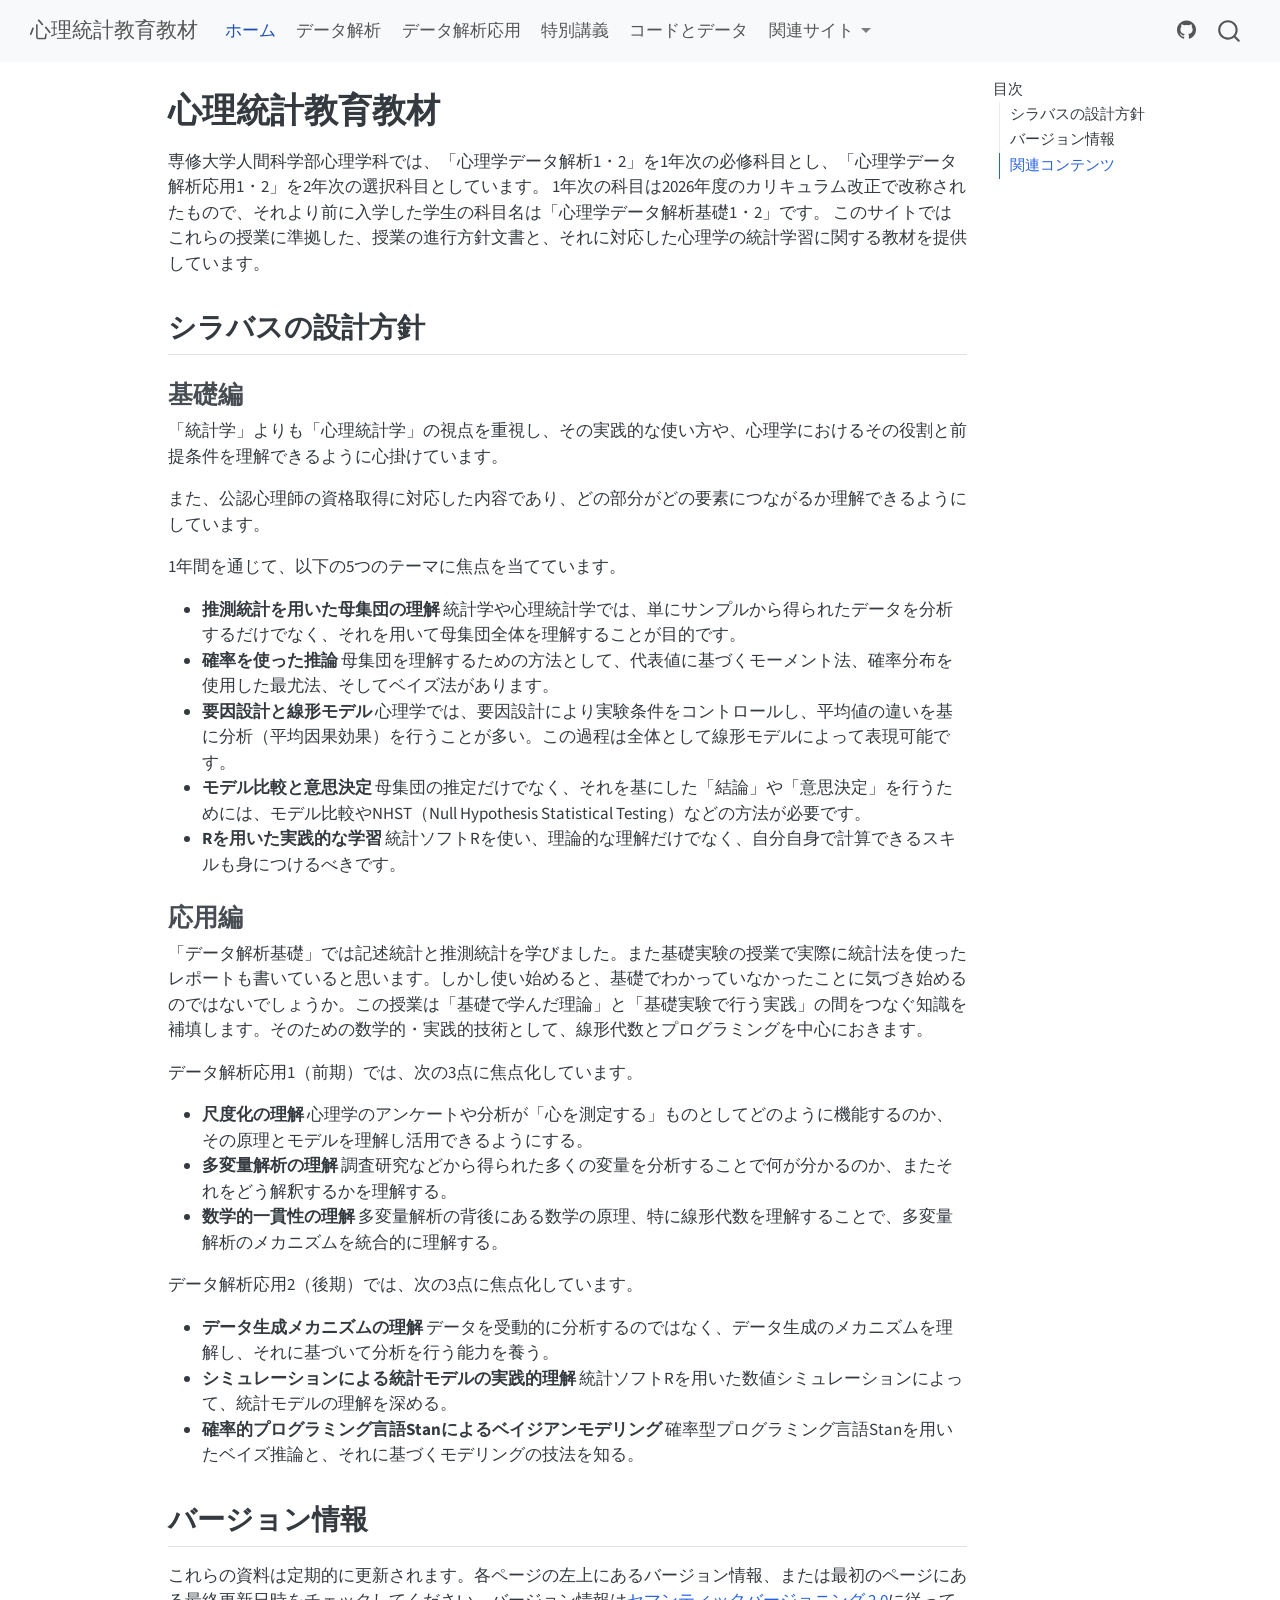
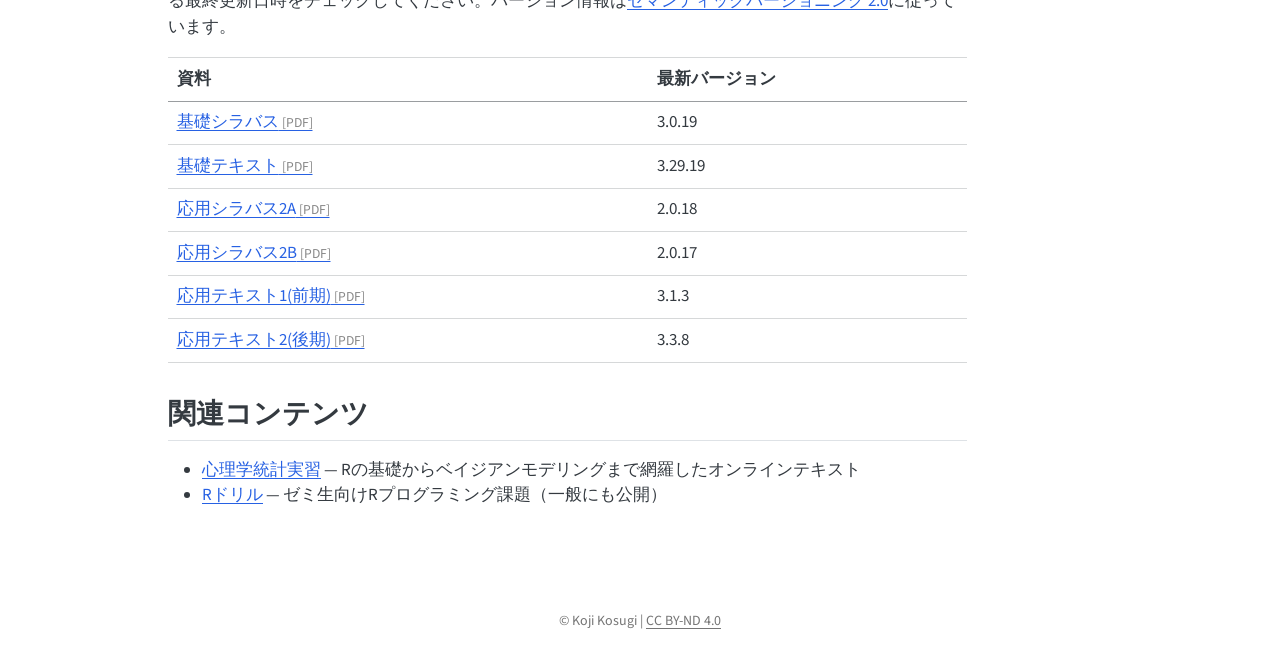
<file: docs/index.html>
<!DOCTYPE html>
<html xmlns="http://www.w3.org/1999/xhtml" lang="ja" xml:lang="ja"><head>

<meta charset="utf-8">
<meta name="generator" content="quarto-1.11.9">

<meta name="viewport" content="width=device-width, initial-scale=1.0, user-scalable=yes">


<title>心理統計教育教材</title>
<style>
/* Default styles provided by pandoc.
** See https://pandoc.org/MANUAL.html#variables-for-html for config info.
*/
span.smallcaps{font-variant: small-caps;}
div.columns{display: flex; gap: 1.5em;}
div.column{flex: auto;}
@media screen {
div.columns{gap: min(4vw, 1.5em);}
div.column{overflow-x: auto;}
}
div.hanging-indent{margin-left: 1.5em; text-indent: -1.5em;}
ul.task-list{list-style: none;}
ul.task-list li input[type="checkbox"] {
  width: 0.8em;
  margin: 0 0.8em 0.2em -1em; /* quarto-specific, see https://github.com/quarto-dev/quarto-cli/issues/4556 */ 
  vertical-align: middle;
}
</style>


<script src="site_libs/quarto-nav/quarto-nav.js"></script>
<script src="site_libs/quarto-nav/headroom.min.js"></script>
<script src="site_libs/clipboard/clipboard.min.js"></script>
<script src="site_libs/quarto-search/autocomplete.umd.js"></script>
<script src="site_libs/quarto-search/fuse.min.js"></script>
<script src="site_libs/quarto-search/quarto-search.js"></script>
<meta name="quarto:offset" content="./">
<script src="site_libs/quarto-html/quarto.js" type="module"></script>
<script src="site_libs/quarto-html/tabsets/tabsets.js" type="module"></script>
<script src="site_libs/quarto-html/scrollable-regions/scrollable-regions.js" type="module"></script>
<script src="site_libs/quarto-html/popper.min.js"></script>
<script src="site_libs/quarto-html/tippy.umd.min.js"></script>
<script src="site_libs/quarto-html/anchor.min.js"></script>
<link href="site_libs/quarto-html/tippy.css" rel="stylesheet">
<link href="site_libs/quarto-html/quarto-syntax-highlighting-63b5708e65d6cd79cd7618c58d0c21e7.css" rel="stylesheet" id="quarto-text-highlighting-styles">
<script src="site_libs/bootstrap/bootstrap.min.js"></script>
<link href="site_libs/bootstrap/bootstrap-icons.css" rel="stylesheet">
<link href="site_libs/bootstrap/bootstrap-d31a0c91b01e363be7b7a36e602e2c70.min.css" rel="stylesheet" append-hash="true" id="quarto-bootstrap" data-mode="light">
<script id="quarto-search-options" type="application/json">{
  "location": "navbar",
  "copy-button": false,
  "collapse-after": 3,
  "panel-placement": "end",
  "type": "overlay",
  "limit": 50,
  "keyboard-shortcut": [
    "f",
    "/",
    "s"
  ],
  "show-item-context": false,
  "language": {
    "search-no-results-text": "一致なし",
    "search-matching-documents-text": "一致した文書",
    "search-copy-link-title": "検索へのリンクをコピー",
    "search-hide-matches-text": "追加の検索結果を非表示",
    "search-more-match-text": "追加の検索結果",
    "search-more-matches-text": "追加の検索結果",
    "search-clear-button-title": "消去",
    "search-text-placeholder": "",
    "search-detached-cancel-button-title": "取消",
    "search-submit-button-title": "検索",
    "search-label": "サーチ"
  }
}</script>


<link rel="stylesheet" href="styles.css">
</head>

<body class="nav-fixed quarto-light"><a id="quarto-skip-link" class="visually-hidden-focusable" href="#quarto-document-content">メインコンテンツにスキップ</a>

<div id="quarto-search-results"></div>
  <header id="quarto-header" class="headroom fixed-top">
    <nav class="navbar navbar-expand-lg " data-bs-theme="dark" aria-label="ウェブサイト">
      <div class="navbar-container container-fluid">
      <div class="navbar-brand-container mx-auto">
    <a class="navbar-brand" href="./index.html">
    <span class="navbar-title">心理統計教育教材</span>
    </a>
  </div>
          <button class="navbar-toggler" type="button" data-bs-toggle="collapse" data-bs-target="#navbarCollapse" aria-controls="navbarCollapse" aria-expanded="false" aria-label="ナビゲーションを切り替える" onclick="if (window.quartoToggleHeadroom) { window.quartoToggleHeadroom(); }">
  <span class="navbar-toggler-icon"></span>
</button>
          <div class="collapse navbar-collapse" id="navbarCollapse">
            <ul class="navbar-nav navbar-nav-scroll me-auto">
  <li class="nav-item">
    <a class="nav-link active" href="./index.html" aria-current="page"> 
<span class="menu-text">ホーム</span></a>
  </li>  
  <li class="nav-item">
    <a class="nav-link" href="./basic.html"> 
<span class="menu-text">データ解析</span></a>
  </li>  
  <li class="nav-item">
    <a class="nav-link" href="./applied.html"> 
<span class="menu-text">データ解析応用</span></a>
  </li>  
  <li class="nav-item">
    <a class="nav-link" href="./lectures.html"> 
<span class="menu-text">特別講義</span></a>
  </li>  
  <li class="nav-item">
    <a class="nav-link" href="./codes.html"> 
<span class="menu-text">コードとデータ</span></a>
  </li>  
  <li class="nav-item dropdown ">
    <a class="nav-link dropdown-toggle" href="#" id="nav-menu-" role="link" data-bs-toggle="dropdown" aria-expanded="false">
 <span class="menu-text">関連サイト</span>
    </a>
    <ul class="dropdown-menu" aria-labelledby="nav-menu-">    
        <li>
    <a class="dropdown-item" href="https://kosugitti.github.io/PsyStatsPracticals/">
 <span class="dropdown-text">心理学統計実習（Webテキスト）</span></a>
  </li>  
        <li>
    <a class="dropdown-item" href="https://kosugitti.github.io/kosugi-labo/r-tutorial/index.html">
 <span class="dropdown-text">小杉ゼミ（Rドリル）</span></a>
  </li>  
        <li>
    <a class="dropdown-item" href="https://kosugitti.github.io/">
 <span class="dropdown-text">小杉ポータル</span></a>
  </li>  
    </ul>
  </li>
</ul>
            <ul class="navbar-nav navbar-nav-scroll ms-auto">
  <li class="nav-item compact">
    <a class="nav-link" href="https://github.com/kosugitti/kosugi-stats"> <i class="bi bi-github" role="img">
</i> 
<span class="menu-text"></span></a>
  </li>  
</ul>
          </div> <!-- /navcollapse -->
            <div class="quarto-navbar-tools">
</div>
            <div id="quarto-search" class="" title="サーチ"></div>
      </div> <!-- /container-fluid -->
    </nav>
</header>
<!-- content -->
<div id="quarto-content" class="quarto-container page-columns page-rows-contents page-layout-article page-navbar">
<!-- sidebar -->
<!-- margin-sidebar -->
    <div id="quarto-margin-sidebar" class="sidebar margin-sidebar">
        <nav id="TOC" role="doc-toc" aria-labelledby="toc-title" class="toc-active">
    <h2 id="toc-title">目次</h2>
   
  <ul>
  <li><a href="#シラバスの設計方針" id="toc-シラバスの設計方針" class="nav-link active" data-scroll-target="#シラバスの設計方針">シラバスの設計方針</a>
  <ul class="collapse">
  <li><a href="#基礎編" id="toc-基礎編" class="nav-link" data-scroll-target="#基礎編">基礎編</a></li>
  <li><a href="#応用編" id="toc-応用編" class="nav-link" data-scroll-target="#応用編">応用編</a></li>
  </ul></li>
  <li><a href="#バージョン情報" id="toc-バージョン情報" class="nav-link" data-scroll-target="#バージョン情報">バージョン情報</a></li>
  <li><a href="#関連コンテンツ" id="toc-関連コンテンツ" class="nav-link" data-scroll-target="#関連コンテンツ">関連コンテンツ</a></li>
  </ul>
</nav>
    </div>
<!-- main -->
<main class="content" id="quarto-document-content" tabindex="-1">

<header id="title-block-header" class="quarto-title-block default">
<div class="quarto-title">
<h1 class="title">心理統計教育教材</h1>
</div>



<div class="quarto-title-meta">

    
  
    
  </div>
  


</header>


<p>専修大学人間科学部心理学科では、「心理学データ解析1・2」を1年次の必修科目とし、「心理学データ解析応用1・2」を2年次の選択科目としています。 1年次の科目は2026年度のカリキュラム改正で改称されたもので、それより前に入学した学生の科目名は「心理学データ解析基礎1・2」です。 このサイトではこれらの授業に準拠した、授業の進行方針文書と、それに対応した心理学の統計学習に関する教材を提供しています。</p>
<section id="シラバスの設計方針" class="level2">
<h2 class="anchored" data-anchor-id="シラバスの設計方針">シラバスの設計方針</h2>
<section id="基礎編" class="level3">
<h3 class="anchored" data-anchor-id="基礎編">基礎編</h3>
<p>「統計学」よりも「心理統計学」の視点を重視し、その実践的な使い方や、心理学におけるその役割と前提条件を理解できるように心掛けています。</p>
<p>また、公認心理師の資格取得に対応した内容であり、どの部分がどの要素につながるか理解できるようにしています。</p>
<p>1年間を通じて、以下の5つのテーマに焦点を当てています。</p>
<ul>
<li><strong>推測統計を用いた母集団の理解</strong> 統計学や心理統計学では、単にサンプルから得られたデータを分析するだけでなく、それを用いて母集団全体を理解することが目的です。</li>
<li><strong>確率を使った推論</strong> 母集団を理解するための方法として、代表値に基づくモーメント法、確率分布を使用した最尤法、そしてベイズ法があります。</li>
<li><strong>要因設計と線形モデル</strong> 心理学では、要因設計により実験条件をコントロールし、平均値の違いを基に分析（平均因果効果）を行うことが多い。この過程は全体として線形モデルによって表現可能です。</li>
<li><strong>モデル比較と意思決定</strong> 母集団の推定だけでなく、それを基にした「結論」や「意思決定」を行うためには、モデル比較やNHST（Null Hypothesis Statistical Testing）などの方法が必要です。</li>
<li><strong>Rを用いた実践的な学習</strong> 統計ソフトRを使い、理論的な理解だけでなく、自分自身で計算できるスキルも身につけるべきです。</li>
</ul>
</section>
<section id="応用編" class="level3">
<h3 class="anchored" data-anchor-id="応用編">応用編</h3>
<p>「データ解析基礎」では記述統計と推測統計を学びました。また基礎実験の授業で実際に統計法を使ったレポートも書いていると思います。しかし使い始めると、基礎でわかっていなかったことに気づき始めるのではないでしょうか。この授業は「基礎で学んだ理論」と「基礎実験で行う実践」の間をつなぐ知識を補填します。そのための数学的・実践的技術として、線形代数とプログラミングを中心におきます。</p>
<p>データ解析応用1（前期）では、次の3点に焦点化しています。</p>
<ul>
<li><strong>尺度化の理解</strong> 心理学のアンケートや分析が「心を測定する」ものとしてどのように機能するのか、その原理とモデルを理解し活用できるようにする。</li>
<li><strong>多変量解析の理解</strong> 調査研究などから得られた多くの変量を分析することで何が分かるのか、またそれをどう解釈するかを理解する。</li>
<li><strong>数学的一貫性の理解</strong> 多変量解析の背後にある数学の原理、特に線形代数を理解することで、多変量解析のメカニズムを統合的に理解する。</li>
</ul>
<p>データ解析応用2（後期）では、次の3点に焦点化しています。</p>
<ul>
<li><strong>データ生成メカニズムの理解</strong> データを受動的に分析するのではなく、データ生成のメカニズムを理解し、それに基づいて分析を行う能力を養う。</li>
<li><strong>シミュレーションによる統計モデルの実践的理解</strong> 統計ソフトRを用いた数値シミュレーションによって、統計モデルの理解を深める。</li>
<li><strong>確率的プログラミング言語Stanによるベイジアンモデリング</strong> 確率型プログラミング言語Stanを用いたベイズ推論と、それに基づくモデリングの技法を知る。</li>
</ul>
</section>
</section>
<section id="バージョン情報" class="level2">
<h2 class="anchored" data-anchor-id="バージョン情報">バージョン情報</h2>
<p>これらの資料は定期的に更新されます。各ページの左上にあるバージョン情報、または最初のページにある最終更新日時をチェックしてください。バージョン情報は<a href="https://semver.org/lang/ja/">セマンティックバージョニング 2.0</a>に従っています。</p>
<table class="caption-top table">
<thead>
<tr class="header">
<th>資料</th>
<th>最新バージョン</th>
</tr>
</thead>
<tbody>
<tr class="odd">
<td><a href="pdfs/syllabus_basic.pdf">基礎シラバス</a></td>
<td>3.0.19</td>
</tr>
<tr class="even">
<td><a href="pdfs/BasicBook3.pdf">基礎テキスト</a></td>
<td>3.29.19</td>
</tr>
<tr class="odd">
<td><a href="pdfs/syllabus2a.pdf">応用シラバス2A</a></td>
<td>2.0.18</td>
</tr>
<tr class="even">
<td><a href="pdfs/syllabus2b.pdf">応用シラバス2B</a></td>
<td>2.0.17</td>
</tr>
<tr class="odd">
<td><a href="pdfs/Dkiso2_book1.pdf">応用テキスト1(前期)</a></td>
<td>3.1.3</td>
</tr>
<tr class="even">
<td><a href="pdfs/Dkiso2_book2.pdf">応用テキスト2(後期)</a></td>
<td>3.3.8</td>
</tr>
</tbody>
</table>
</section>
<section id="関連コンテンツ" class="level2">
<h2 class="anchored" data-anchor-id="関連コンテンツ">関連コンテンツ</h2>
<ul>
<li><a href="https://kosugitti.github.io/PsyStatsPracticals/">心理学統計実習</a> — Rの基礎からベイジアンモデリングまで網羅したオンラインテキスト</li>
<li><a href="https://kosugitti.github.io/kosugi-labo/r-tutorial/index.html">Rドリル</a> — ゼミ生向けRプログラミング課題（一般にも公開）</li>
</ul>


</section>

</main> <!-- /main -->
<script id="quarto-html-after-body" type="application/javascript">
  window.document.addEventListener("DOMContentLoaded", function (event) {
    const icon = "";
    const anchorJS = new window.AnchorJS();
    anchorJS.options = {
      placement: 'right',
      icon: icon
    };
    anchorJS.add('.anchored');
    const isCodeAnnotation = (el) => {
      for (const clz of el.classList) {
        if (clz.startsWith('code-annotation-')) {                     
          return true;
        }
      }
      return false;
    }
    const onCopySuccess = function(e) {
      // button target
      const button = e.trigger;
      // don't keep focus
      button.blur();
      // flash "checked"
      button.classList.add('code-copy-button-checked');
      var currentTitle = button.getAttribute("title");
      button.setAttribute("title", "コピーしました");
      let tooltip;
      if (window.bootstrap) {
        button.setAttribute("data-bs-toggle", "tooltip");
        button.setAttribute("data-bs-placement", "left");
        button.setAttribute("data-bs-title", "コピーしました");
        tooltip = new bootstrap.Tooltip(button, 
          { trigger: "manual", 
            customClass: "code-copy-button-tooltip",
            offset: [0, -8]});
        tooltip.show();    
      }
      setTimeout(function() {
        if (tooltip) {
          tooltip.hide();
          button.removeAttribute("data-bs-title");
          button.removeAttribute("data-bs-toggle");
          button.removeAttribute("data-bs-placement");
        }
        button.setAttribute("title", currentTitle);
        button.classList.remove('code-copy-button-checked');
      }, 1000);
      // clear code selection
      e.clearSelection();
    }
    const getTextToCopy = function(trigger) {
      const outerScaffold = trigger.parentElement.cloneNode(true);
      const codeEl = outerScaffold.querySelector('code');
      for (const childEl of codeEl.children) {
        if (isCodeAnnotation(childEl)) {
          childEl.remove();
        }
      }
      return codeEl.innerText;
    }
    const clipboard = new window.ClipboardJS('.code-copy-button:not([data-in-quarto-modal])', {
      text: getTextToCopy
    });
    clipboard.on('success', onCopySuccess);
    if (window.document.getElementById('quarto-embedded-source-code-modal')) {
      const clipboardModal = new window.ClipboardJS('.code-copy-button[data-in-quarto-modal]', {
        text: getTextToCopy,
        container: window.document.getElementById('quarto-embedded-source-code-modal')
      });
      clipboardModal.on('success', onCopySuccess);
    }
      var localhostRegex = new RegExp(/^(?:http|https):\/\/localhost\:?[0-9]*\//);
      var mailtoRegex = new RegExp(/^mailto:/);
        var filterRegex = new RegExp("https:\/\/stats\.kosugitti\.net\/");
      var isInternal = (href) => {
          return filterRegex.test(href) || localhostRegex.test(href) || mailtoRegex.test(href);
      }
      // Inspect non-navigation links and adorn them if external
      window.quartoDecorateExternalLinks = function (root) {
     var links = (root || window.document).querySelectorAll('a[href]:not(.nav-link):not(.navbar-brand):not(.toc-action):not(.sidebar-link):not(.sidebar-item-toggle):not(.pagination-link):not(.no-external):not([aria-hidden]):not(.dropdown-item):not(.quarto-navigation-tool):not(.about-link)');
      for (var i=0; i<links.length; i++) {
        const link = links[i];
        if (!isInternal(link.href)) {
          // undo the damage that might have been done by quarto-nav.js in the case of
          // links that we want to consider external
          if (link.dataset.originalHref !== undefined) {
            link.href = link.dataset.originalHref;
          }
          if (!link.classList.contains('no-external-icon')) {
          }
        }
      }
      };
      window.quartoDecorateExternalLinks(window.document);
    // Esc closes the popup (WCAG 1.4.13) and focus leaving both trigger and
    // popup closes it (WCAG 2.4.11); tippy handles neither for interactive popups.
    const hideOnEscAndFocusOut = {
      name: 'hideOnEscAndFocusOut',
      defaultValue: true,
      fn(instance) {
        const dismiss = () => {
          // A show scheduled by the trigger delay would otherwise reopen it
          instance.clearDelayTimeouts();
          instance.hide();
        };
        const onKeyDown = (event) => {
          if (event.key !== 'Escape') {
            return;
          }
          // Keep Esc from also reaching page handlers (e.g. reveal.js overview),
          // except an open reveal.js slide menu, which Esc should close too.
          // The menu handles keys only when its keyboard option is on.
          const menuHandlesEsc = window.Reveal?.getPlugin?.('menu')?.isOpen() &&
            window.Reveal.getConfig().menu?.keyboard !== false;
          if (!menuHandlesEsc) {
            event.stopPropagation();
          }
          if (instance.popper.contains(window.document.activeElement)) {
            // Disabled while refocusing so the focus trigger does not reopen it
            instance.disable();
            instance.reference.focus();
            instance.enable();
          }
          dismiss();
        };
        const onFocusOut = (event) => {
          const target = event.relatedTarget;
          if (target && !instance.reference.contains(target) &&
              !instance.popper.contains(target)) {
            dismiss();
          }
        };
        // On the trigger too: a click trigger (code-annotations: select) has no
        // blur handling. Attached for the instance's lifetime so leaving the
        // trigger also cancels a show still pending on the trigger delay.
        instance.reference.addEventListener('focusout', onFocusOut);
        return {
          onShow() {
            window.document.addEventListener('keydown', onKeyDown, true);
            instance.popper.addEventListener('focusout', onFocusOut);
          },
          onHide() {
            window.document.removeEventListener('keydown', onKeyDown, true);
            instance.popper.removeEventListener('focusout', onFocusOut);
          },
          onDestroy() {
            instance.reference.removeEventListener('focusout', onFocusOut);
          },
        };
      },
    };
    function tippyHover(el, contentFn, onTriggerFn, onUntriggerFn) {
      const config = {
        allowHTML: true,
        maxWidth: 500,
        delay: 100,
        arrow: false,
        appendTo: function(el) {
            return el.parentElement;
        },
        interactive: true,
        interactiveBorder: 10,
        theme: 'quarto',
        placement: 'bottom-start',
        plugins: [hideOnEscAndFocusOut],
      };
      if (contentFn) {
        config.content = contentFn;
      }
      if (onTriggerFn) {
        config.onTrigger = onTriggerFn;
      }
      if (onUntriggerFn) {
        config.onUntrigger = onUntriggerFn;
      }
      window.tippy(el, config); 
    }
    const noterefs = window.document.querySelectorAll('a[role="doc-noteref"]');
    for (var i=0; i<noterefs.length; i++) {
      const ref = noterefs[i];
      tippyHover(ref, function() {
        // use id or data attribute instead here
        let href = ref.getAttribute('data-footnote-href') || ref.getAttribute('href');
        try { href = new URL(href).hash; } catch {}
        const id = href.replace(/^#\/?/, "");
        const note = window.document.getElementById(id);
        if (note) {
          return note.innerHTML;
        } else {
          return "";
        }
      });
    }
    const xrefs = window.document.querySelectorAll('a.quarto-xref');
    const processXRef = (id, note) => {
      // Strip column container classes
      const stripColumnClz = (el) => {
        el.classList.remove("page-full", "page-columns");
        if (el.children) {
          for (const child of el.children) {
            stripColumnClz(child);
          }
        }
      }
      stripColumnClz(note)
      if (id === null || id.startsWith('sec-')) {
        // Special case sections, only their first couple elements
        const container = document.createElement("div");
        if (note.children && note.children.length > 2) {
          container.appendChild(note.children[0].cloneNode(true));
          for (let i = 1; i < note.children.length; i++) {
            const child = note.children[i];
            if (child.tagName === "P" && child.innerText === "") {
              continue;
            } else {
              container.appendChild(child.cloneNode(true));
              break;
            }
          }
          if (window.Quarto?.typesetMath) {
            window.Quarto.typesetMath(container);
          }
          return container.innerHTML
        } else {
          if (window.Quarto?.typesetMath) {
            window.Quarto.typesetMath(note);
          }
          return note.innerHTML;
        }
      } else {
        // Remove any anchor links if they are present
        const anchorLink = note.querySelector('a.anchorjs-link');
        if (anchorLink) {
          anchorLink.remove();
        }
        if (window.Quarto?.typesetMath) {
          window.Quarto.typesetMath(note);
        }
        if (note.classList.contains("callout")) {
          return note.outerHTML;
        } else {
          return note.innerHTML;
        }
      }
    }
    for (var i=0; i<xrefs.length; i++) {
      const xref = xrefs[i];
      tippyHover(xref, undefined, function(instance) {
        instance.disable();
        let url = xref.getAttribute('href');
        let hash = undefined; 
        if (url.startsWith('#')) {
          hash = url;
        } else {
          try { hash = new URL(url).hash; } catch {}
        }
        if (hash) {
          const id = hash.replace(/^#\/?/, "");
          const note = window.document.getElementById(id);
          if (note !== null) {
            try {
              const html = processXRef(id, note.cloneNode(true));
              instance.setContent(html);
            } finally {
              instance.enable();
              instance.show();
            }
          } else {
            // See if we can fetch this
            fetch(url.split('#')[0])
            .then(res => res.text())
            .then(html => {
              const parser = new DOMParser();
              const htmlDoc = parser.parseFromString(html, "text/html");
              const note = htmlDoc.getElementById(id);
              if (note !== null) {
                const html = processXRef(id, note);
                instance.setContent(html);
              } 
            }).finally(() => {
              instance.enable();
              instance.show();
            });
          }
        } else {
          // See if we can fetch a full url (with no hash to target)
          // This is a special case and we should probably do some content thinning / targeting
          fetch(url)
          .then(res => res.text())
          .then(html => {
            const parser = new DOMParser();
            const htmlDoc = parser.parseFromString(html, "text/html");
            const note = htmlDoc.querySelector('main.content');
            if (note !== null) {
              // This should only happen for chapter cross references
              // (since there is no id in the URL)
              // remove the first header
              if (note.children.length > 0 && note.children[0].tagName === "HEADER") {
                note.children[0].remove();
              }
              const html = processXRef(null, note);
              instance.setContent(html);
            } 
          }).finally(() => {
            instance.enable();
            instance.show();
          });
        }
      }, function(instance) {
      });
    }
        let selectedAnnoteEl;
        const selectorForAnnotation = ( cell, annotation) => {
          let cellAttr = 'data-code-cell="' + cell + '"';
          let lineAttr = 'data-code-annotation="' +  annotation + '"';
          const selector = 'span[' + cellAttr + '][' + lineAttr + ']';
          return selector;
        }
        const selectCodeLines = (annoteEl) => {
          const doc = window.document;
          const targetCell = annoteEl.getAttribute("data-target-cell");
          const targetAnnotation = annoteEl.getAttribute("data-target-annotation");
          const annoteSpan = window.document.querySelector(selectorForAnnotation(targetCell, targetAnnotation));
          const lines = annoteSpan.getAttribute("data-code-lines").split(",");
          const lineIds = lines.map((line) => {
            return targetCell + "-" + line;
          })
          // Each band is positioned against its own containing block, which is
          // not the offsetParent of the lines, so place it from client rects.
          const placeBand = (band, firstEl, lastEl, codeBlock) => {
            const container = band.offsetParent;
            if (container === null) {
              return;
            }
            const containerRect = container.getBoundingClientRect();
            // Reveal.js scales slides with a transform, so convert client
            // pixels back to the CSS pixels of the container.
            const scale = containerRect.height / container.offsetHeight || 1;
            const firstRect = firstEl.getBoundingClientRect();
            const lastRect = lastEl.getBoundingClientRect();
            const top = (firstRect.top - containerRect.top) / scale - container.clientTop + container.scrollTop;
            const height = (lastRect.bottom - firstRect.top) / scale;
            band.style.top = top - 2 + "px";
            band.style.height = height + 4 + "px";
            if (codeBlock) {
              // Without the copy button wrapper, the containing block is wider
              // than the code block, so span the code block explicitly.
              const blockRect = codeBlock.getBoundingClientRect();
              band.style.left = (blockRect.left - containerRect.left) / scale - container.clientLeft + container.scrollLeft + "px";
              band.style.width = blockRect.width / scale + "px";
            }
          };
          if (lineIds.length > 0) {
            const el = window.document.getElementById(lineIds[0]);
            const lastEl = window.document.getElementById(lineIds[lineIds.length - 1]);
            const parent = el.parentElement.parentElement;
            // cook up a div (if necessary) and position it
            let div = window.document.getElementById("code-annotation-line-highlight");
            if (div === null) {
              div = window.document.createElement("div");
              div.setAttribute("id", "code-annotation-line-highlight");
              div.style.position = 'absolute';
              parent.appendChild(div);
            }
            placeBand(div, el, lastEl, parent.closest("div.sourceCode") || parent);
            let gutterDiv = window.document.getElementById("code-annotation-line-highlight-gutter");
            if (gutterDiv === null) {
              gutterDiv = window.document.createElement("div");
              gutterDiv.setAttribute("id", "code-annotation-line-highlight-gutter");
              gutterDiv.style.position = 'absolute';
              const codeCell = window.document.getElementById(targetCell);
              const gutter = codeCell.querySelector('.code-annotation-gutter');
              gutter.appendChild(gutterDiv);
            }
            placeBand(gutterDiv, el, lastEl);
            selectedAnnoteEl = annoteEl;
          }
        };
        const unselectCodeLines = () => {
          const elementsIds = ["code-annotation-line-highlight", "code-annotation-line-highlight-gutter"];
          elementsIds.forEach((elId) => {
            const div = window.document.getElementById(elId);
            if (div) {
              div.remove();
            }
          });
          selectedAnnoteEl = undefined;
        };
          // Handle positioning of the toggle
      window.addEventListener(
        "resize",
        throttle(() => {
          elRect = undefined;
          if (selectedAnnoteEl) {
            selectCodeLines(selectedAnnoteEl);
          }
        }, 10)
      );
      function throttle(fn, ms) {
      let throttle = false;
      let timer;
        return (...args) => {
          if(!throttle) { // first call gets through
              fn.apply(this, args);
              throttle = true;
          } else { // all the others get throttled
              if(timer) clearTimeout(timer); // cancel #2
              timer = setTimeout(() => {
                fn.apply(this, args);
                timer = throttle = false;
              }, ms);
          }
        };
      }
        // Attach click handler to the DT
        const annoteDls = window.document.querySelectorAll('dt[data-target-cell]');
        for (const annoteDlNode of annoteDls) {
          annoteDlNode.addEventListener('click', (event) => {
            const clickedEl = event.target;
            if (clickedEl !== selectedAnnoteEl) {
              unselectCodeLines();
              const activeEl = window.document.querySelector('dt[data-target-cell].code-annotation-active');
              if (activeEl) {
                activeEl.classList.remove('code-annotation-active');
              }
              selectCodeLines(clickedEl);
              clickedEl.classList.add('code-annotation-active');
            } else {
              // Unselect the line
              unselectCodeLines();
              clickedEl.classList.remove('code-annotation-active');
            }
          });
        }
    const findCites = (el) => {
      const parentEl = el.parentElement;
      if (parentEl) {
        const cites = parentEl.dataset.cites;
        if (cites) {
          return {
            el,
            cites: cites.split(' ')
          };
        } else {
          return findCites(el.parentElement)
        }
      } else {
        return undefined;
      }
    };
    var bibliorefs = window.document.querySelectorAll('a[role="doc-biblioref"]');
    for (var i=0; i<bibliorefs.length; i++) {
      const ref = bibliorefs[i];
      const citeInfo = findCites(ref);
      if (citeInfo) {
        tippyHover(citeInfo.el, function() {
          var popup = window.document.createElement('div');
          citeInfo.cites.forEach(function(cite) {
            var citeDiv = window.document.createElement('div');
            citeDiv.classList.add('hanging-indent');
            citeDiv.classList.add('csl-entry');
            var biblioDiv = window.document.getElementById('ref-' + cite);
            if (biblioDiv) {
              citeDiv.innerHTML = biblioDiv.innerHTML;
            }
            popup.appendChild(citeDiv);
          });
          return popup.innerHTML;
        });
      }
    }
  });
  </script>
  <script type="application/javascript">
  window.quartoScrollableRegionsLabels = {"code":"スクロール可能なコード","output":"スクロール可能な出力"};
  </script>
</div> <!-- /content -->
<footer class="footer">
  <div class="nav-footer">
    <div class="nav-footer-left">
      &nbsp;
    </div>   
    <div class="nav-footer-center">
<p>© Koji Kosugi | <a rel="license" href="http://creativecommons.org/licenses/by-nd/4.0/">CC BY-ND 4.0</a></p>
</div>
    <div class="nav-footer-right">
      &nbsp;
    </div>
  </div>
</footer>




</body></html>
</file>
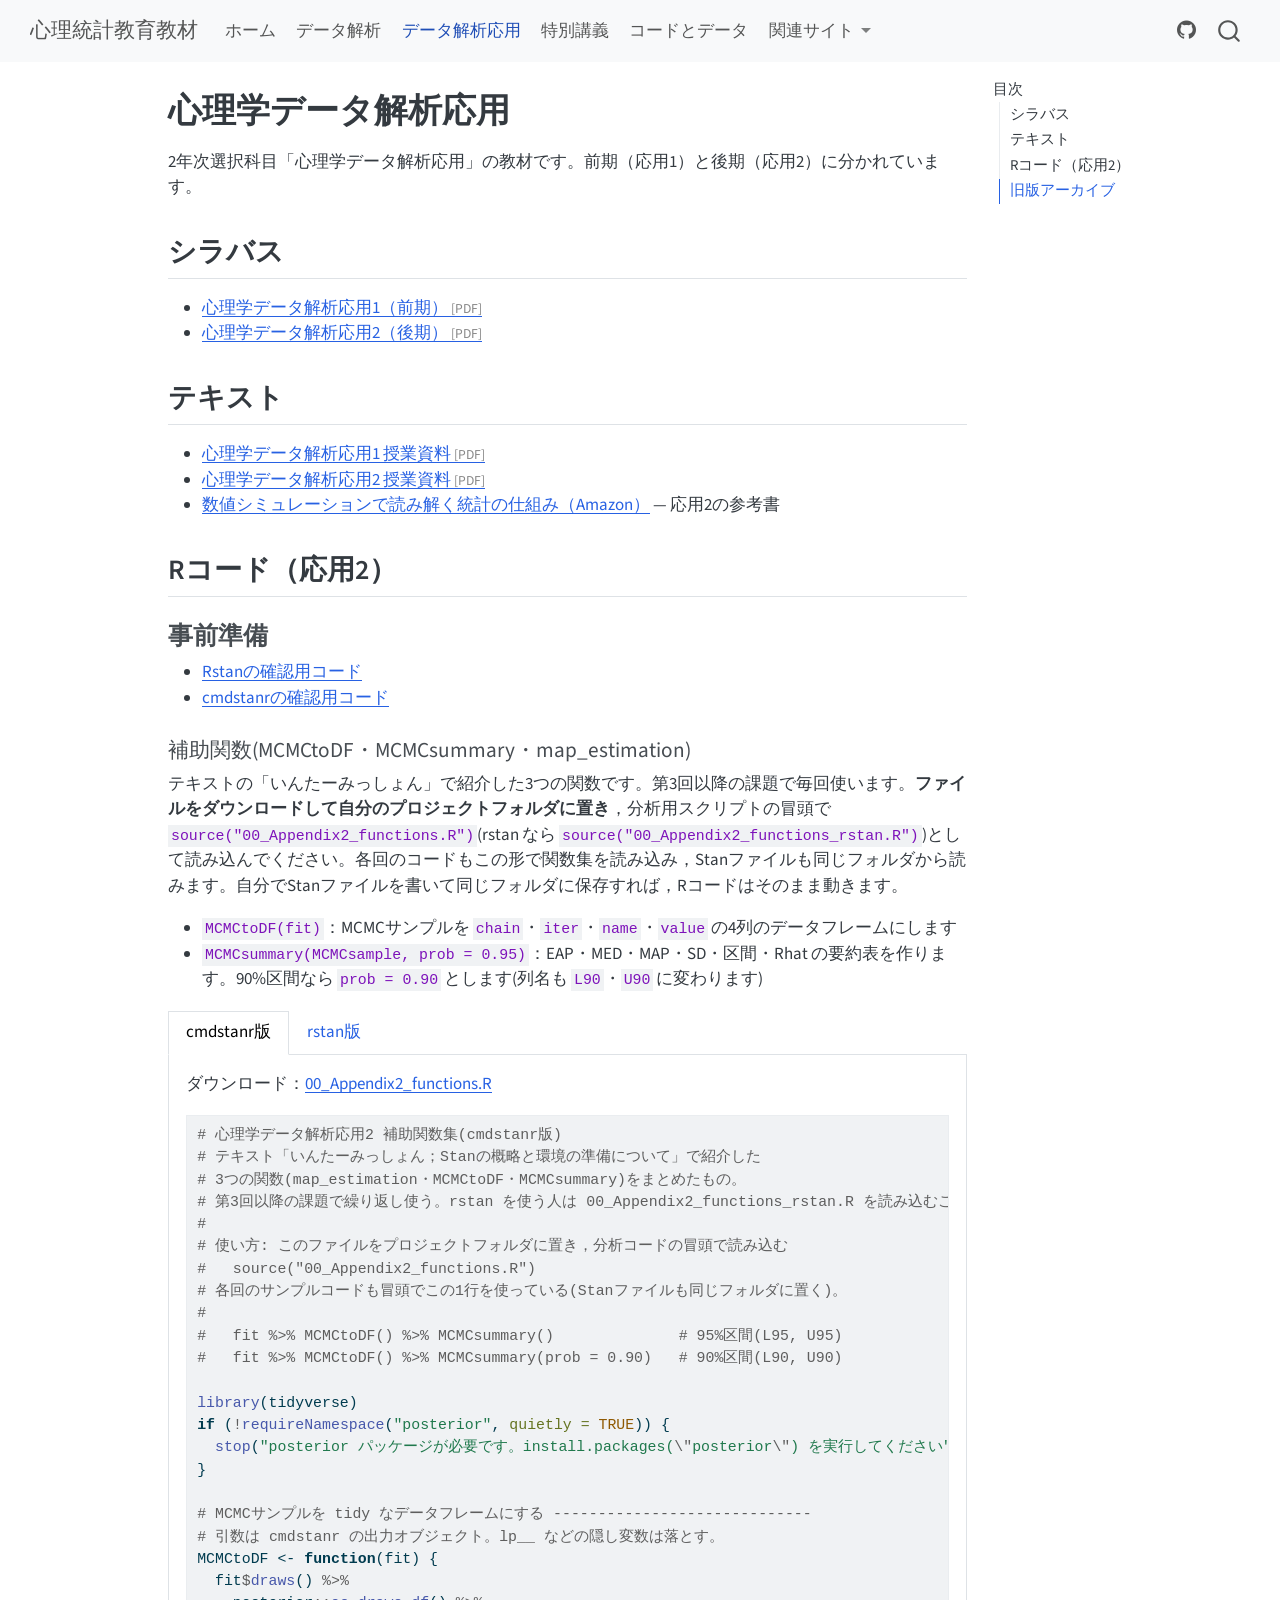
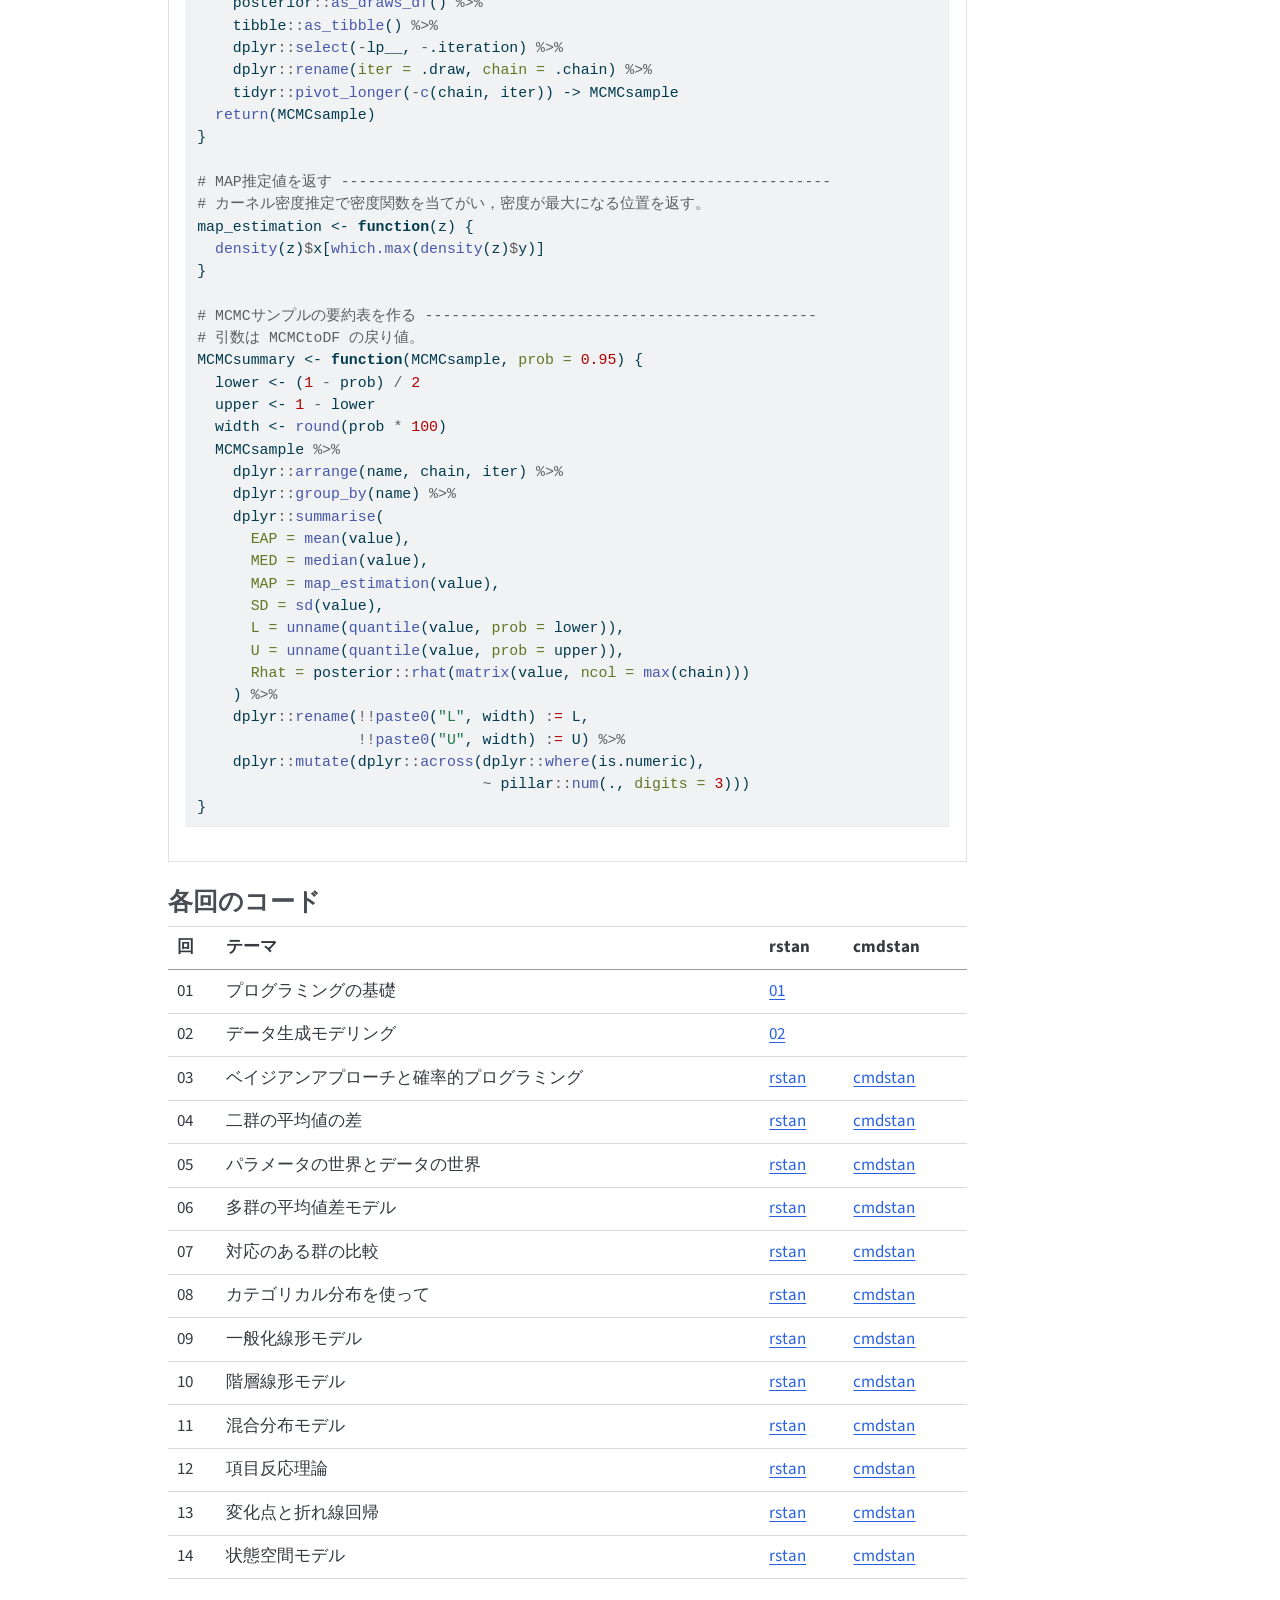
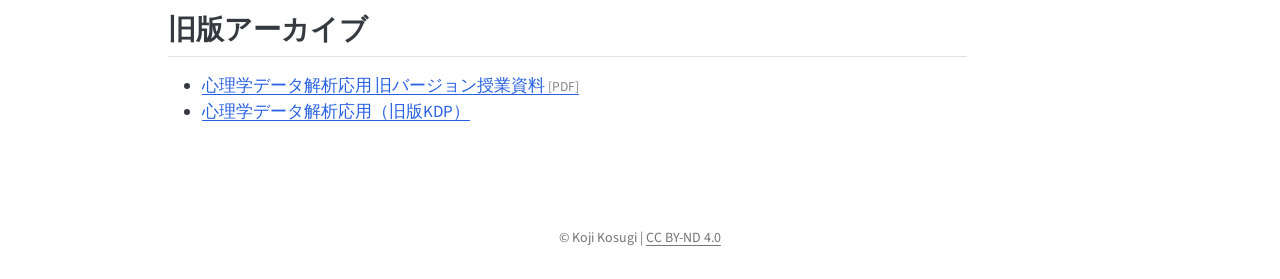
<file: docs/applied.html>
<!DOCTYPE html>
<html xmlns="http://www.w3.org/1999/xhtml" lang="ja" xml:lang="ja"><head>

<meta charset="utf-8">
<meta name="generator" content="quarto-1.11.9">

<meta name="viewport" content="width=device-width, initial-scale=1.0, user-scalable=yes">


<title>心理学データ解析応用 – 心理統計教育教材</title>
<style>
/* Default styles provided by pandoc.
** See https://pandoc.org/MANUAL.html#variables-for-html for config info.
*/
span.smallcaps{font-variant: small-caps;}
div.columns{display: flex; gap: 1.5em;}
div.column{flex: auto;}
@media screen {
div.columns{gap: min(4vw, 1.5em);}
div.column{overflow-x: auto;}
}
div.hanging-indent{margin-left: 1.5em; text-indent: -1.5em;}
ul.task-list{list-style: none;}
ul.task-list li input[type="checkbox"] {
  width: 0.8em;
  margin: 0 0.8em 0.2em -1em; /* quarto-specific, see https://github.com/quarto-dev/quarto-cli/issues/4556 */ 
  vertical-align: middle;
}
/* CSS for syntax highlighting */
html { -webkit-text-size-adjust: 100%; }
pre > code.sourceCode { white-space: pre; position: relative; }
pre > code.sourceCode > span { display: inline-block; line-height: 1.25; }
pre > code.sourceCode > span:empty { height: 1.2em; }
.sourceCode { overflow: visible; }
code.sourceCode > span { color: inherit; text-decoration: inherit; }
div.sourceCode { margin: 1em 0; }
pre.sourceCode { margin: 0; }
@media screen {
div.sourceCode { overflow: auto; }
}
@media print {
pre > code.sourceCode { white-space: pre-wrap; }
pre > code.sourceCode > span { text-indent: -5em; padding-left: 5em; }
}
pre.numberSource code
  { counter-reset: source-line 0; }
pre.numberSource code > span
  { position: relative; left: -4em; counter-increment: source-line; }
pre.numberSource code > span > a:first-child::before
  { content: counter(source-line);
    position: relative; left: -1em; text-align: right; vertical-align: baseline;
    border: none; display: inline-block;
    -webkit-touch-callout: none; -webkit-user-select: none;
    -khtml-user-select: none; -moz-user-select: none;
    -ms-user-select: none; user-select: none;
    padding: 0 4px; width: 4em;
  }
pre.numberSource { margin-left: 3em;  padding-left: 4px; }
div.sourceCode
  {   }
@media screen {
pre > code.sourceCode > span > a:first-child::before { text-decoration: underline; }
}
</style>


<script src="site_libs/quarto-nav/quarto-nav.js"></script>
<script src="site_libs/quarto-nav/headroom.min.js"></script>
<script src="site_libs/clipboard/clipboard.min.js"></script>
<script src="site_libs/quarto-search/autocomplete.umd.js"></script>
<script src="site_libs/quarto-search/fuse.min.js"></script>
<script src="site_libs/quarto-search/quarto-search.js"></script>
<meta name="quarto:offset" content="./">
<script src="site_libs/quarto-html/quarto.js" type="module"></script>
<script src="site_libs/quarto-html/tabsets/tabsets.js" type="module"></script>
<script src="site_libs/quarto-html/scrollable-regions/scrollable-regions.js" type="module"></script>
<script src="site_libs/quarto-html/popper.min.js"></script>
<script src="site_libs/quarto-html/tippy.umd.min.js"></script>
<script src="site_libs/quarto-html/anchor.min.js"></script>
<link href="site_libs/quarto-html/tippy.css" rel="stylesheet">
<link href="site_libs/quarto-html/quarto-syntax-highlighting-63b5708e65d6cd79cd7618c58d0c21e7.css" rel="stylesheet" id="quarto-text-highlighting-styles">
<script src="site_libs/bootstrap/bootstrap.min.js"></script>
<link href="site_libs/bootstrap/bootstrap-icons.css" rel="stylesheet">
<link href="site_libs/bootstrap/bootstrap-d31a0c91b01e363be7b7a36e602e2c70.min.css" rel="stylesheet" append-hash="true" id="quarto-bootstrap" data-mode="light">
<script id="quarto-search-options" type="application/json">{
  "location": "navbar",
  "copy-button": false,
  "collapse-after": 3,
  "panel-placement": "end",
  "type": "overlay",
  "limit": 50,
  "keyboard-shortcut": [
    "f",
    "/",
    "s"
  ],
  "show-item-context": false,
  "language": {
    "search-no-results-text": "一致なし",
    "search-matching-documents-text": "一致した文書",
    "search-copy-link-title": "検索へのリンクをコピー",
    "search-hide-matches-text": "追加の検索結果を非表示",
    "search-more-match-text": "追加の検索結果",
    "search-more-matches-text": "追加の検索結果",
    "search-clear-button-title": "消去",
    "search-text-placeholder": "",
    "search-detached-cancel-button-title": "取消",
    "search-submit-button-title": "検索",
    "search-label": "サーチ"
  }
}</script>


<link rel="stylesheet" href="styles.css">
</head>

<body class="nav-fixed quarto-light"><a id="quarto-skip-link" class="visually-hidden-focusable" href="#quarto-document-content">メインコンテンツにスキップ</a>

<div id="quarto-search-results"></div>
  <header id="quarto-header" class="headroom fixed-top">
    <nav class="navbar navbar-expand-lg " data-bs-theme="dark" aria-label="ウェブサイト">
      <div class="navbar-container container-fluid">
      <div class="navbar-brand-container mx-auto">
    <a class="navbar-brand" href="./index.html">
    <span class="navbar-title">心理統計教育教材</span>
    </a>
  </div>
          <button class="navbar-toggler" type="button" data-bs-toggle="collapse" data-bs-target="#navbarCollapse" aria-controls="navbarCollapse" aria-expanded="false" aria-label="ナビゲーションを切り替える" onclick="if (window.quartoToggleHeadroom) { window.quartoToggleHeadroom(); }">
  <span class="navbar-toggler-icon"></span>
</button>
          <div class="collapse navbar-collapse" id="navbarCollapse">
            <ul class="navbar-nav navbar-nav-scroll me-auto">
  <li class="nav-item">
    <a class="nav-link" href="./index.html"> 
<span class="menu-text">ホーム</span></a>
  </li>  
  <li class="nav-item">
    <a class="nav-link" href="./basic.html"> 
<span class="menu-text">データ解析</span></a>
  </li>  
  <li class="nav-item">
    <a class="nav-link active" href="./applied.html" aria-current="page"> 
<span class="menu-text">データ解析応用</span></a>
  </li>  
  <li class="nav-item">
    <a class="nav-link" href="./lectures.html"> 
<span class="menu-text">特別講義</span></a>
  </li>  
  <li class="nav-item">
    <a class="nav-link" href="./codes.html"> 
<span class="menu-text">コードとデータ</span></a>
  </li>  
  <li class="nav-item dropdown ">
    <a class="nav-link dropdown-toggle" href="#" id="nav-menu-" role="link" data-bs-toggle="dropdown" aria-expanded="false">
 <span class="menu-text">関連サイト</span>
    </a>
    <ul class="dropdown-menu" aria-labelledby="nav-menu-">    
        <li>
    <a class="dropdown-item" href="https://kosugitti.github.io/PsyStatsPracticals/">
 <span class="dropdown-text">心理学統計実習（Webテキスト）</span></a>
  </li>  
        <li>
    <a class="dropdown-item" href="https://kosugitti.github.io/kosugi-labo/r-tutorial/index.html">
 <span class="dropdown-text">小杉ゼミ（Rドリル）</span></a>
  </li>  
        <li>
    <a class="dropdown-item" href="https://kosugitti.github.io/">
 <span class="dropdown-text">小杉ポータル</span></a>
  </li>  
    </ul>
  </li>
</ul>
            <ul class="navbar-nav navbar-nav-scroll ms-auto">
  <li class="nav-item compact">
    <a class="nav-link" href="https://github.com/kosugitti/kosugi-stats"> <i class="bi bi-github" role="img">
</i> 
<span class="menu-text"></span></a>
  </li>  
</ul>
          </div> <!-- /navcollapse -->
            <div class="quarto-navbar-tools">
</div>
            <div id="quarto-search" class="" title="サーチ"></div>
      </div> <!-- /container-fluid -->
    </nav>
</header>
<!-- content -->
<div id="quarto-content" class="quarto-container page-columns page-rows-contents page-layout-article page-navbar">
<!-- sidebar -->
<!-- margin-sidebar -->
    <div id="quarto-margin-sidebar" class="sidebar margin-sidebar">
        <nav id="TOC" role="doc-toc" aria-labelledby="toc-title" class="toc-active">
    <h2 id="toc-title">目次</h2>
   
  <ul>
  <li><a href="#シラバス" id="toc-シラバス" class="nav-link active" data-scroll-target="#シラバス">シラバス</a></li>
  <li><a href="#テキスト" id="toc-テキスト" class="nav-link" data-scroll-target="#テキスト">テキスト</a></li>
  <li><a href="#rコード応用2" id="toc-rコード応用2" class="nav-link" data-scroll-target="#rコード応用2">Rコード（応用2）</a>
  <ul class="collapse">
  <li><a href="#事前準備" id="toc-事前準備" class="nav-link" data-scroll-target="#事前準備">事前準備</a></li>
  <li><a href="#各回のコード" id="toc-各回のコード" class="nav-link" data-scroll-target="#各回のコード">各回のコード</a></li>
  </ul></li>
  <li><a href="#旧版アーカイブ" id="toc-旧版アーカイブ" class="nav-link" data-scroll-target="#旧版アーカイブ">旧版アーカイブ</a></li>
  </ul>
</nav>
    </div>
<!-- main -->
<main class="content" id="quarto-document-content" tabindex="-1">

<header id="title-block-header" class="quarto-title-block default">
<div class="quarto-title">
<h1 class="title">心理学データ解析応用</h1>
</div>



<div class="quarto-title-meta">

    
  
    
  </div>
  


</header>


<p>2年次選択科目「心理学データ解析応用」の教材です。前期（応用1）と後期（応用2）に分かれています。</p>
<section id="シラバス" class="level2">
<h2 class="anchored" data-anchor-id="シラバス">シラバス</h2>
<ul>
<li><a href="pdfs/syllabus2a.pdf">心理学データ解析応用1（前期）</a></li>
<li><a href="pdfs/syllabus2b.pdf">心理学データ解析応用2（後期）</a></li>
</ul>
</section>
<section id="テキスト" class="level2">
<h2 class="anchored" data-anchor-id="テキスト">テキスト</h2>
<ul>
<li><a href="pdfs/Dkiso2_book1.pdf">心理学データ解析応用1 授業資料</a></li>
<li><a href="pdfs/Dkiso2_book2.pdf">心理学データ解析応用2 授業資料</a></li>
<li><a href="https://amzn.to/4b4GMlA">数値シミュレーションで読み解く統計の仕組み（Amazon）</a> — 応用2の参考書</li>
</ul>
</section>
<section id="rコード応用2" class="level2">
<h2 class="anchored" data-anchor-id="rコード応用2">Rコード（応用2）</h2>
<section id="事前準備" class="level3">
<h3 class="anchored" data-anchor-id="事前準備">事前準備</h3>
<ul>
<li><a href="codes/Dkiso2/00_Appendix1_rstan.R">Rstanの確認用コード</a></li>
<li><a href="codes/Dkiso2/00_Appendix1_cmdstanr.R">cmdstanrの確認用コード</a></li>
</ul>
<section id="補助関数mcmctodfmcmcsummarymap_estimation" class="level4">
<h4 class="anchored" data-anchor-id="補助関数mcmctodfmcmcsummarymap_estimation">補助関数(MCMCtoDF・MCMCsummary・map_estimation)</h4>
<p>テキストの「いんたーみっしょん」で紹介した3つの関数です。第3回以降の課題で毎回使います。<strong>ファイルをダウンロードして自分のプロジェクトフォルダに置き</strong>，分析用スクリプトの冒頭で <code>source("00_Appendix2_functions.R")</code>(rstan なら <code>source("00_Appendix2_functions_rstan.R")</code>)として読み込んでください。各回のコードもこの形で関数集を読み込み，Stanファイルも同じフォルダから読みます。自分でStanファイルを書いて同じフォルダに保存すれば，Rコードはそのまま動きます。</p>
<ul>
<li><code>MCMCtoDF(fit)</code>：MCMCサンプルを <code>chain</code>・<code>iter</code>・<code>name</code>・<code>value</code> の4列のデータフレームにします</li>
<li><code>MCMCsummary(MCMCsample, prob = 0.95)</code>：EAP・MED・MAP・SD・区間・Rhat の要約表を作ります。90%区間なら <code>prob = 0.90</code> とします(列名も <code>L90</code>・<code>U90</code> に変わります)</li>
</ul>
<div class="tabset-margin-container"></div><div class="panel-tabset">
<ul class="nav nav-tabs" role="tablist"><li class="nav-item" role="presentation"><a class="nav-link active" id="tabset-1-1-tab" data-bs-toggle="tab" data-bs-target="#tabset-1-1" role="tab" aria-controls="tabset-1-1" aria-selected="true" href="">cmdstanr版</a></li><li class="nav-item" role="presentation"><a class="nav-link" id="tabset-1-2-tab" data-bs-toggle="tab" data-bs-target="#tabset-1-2" role="tab" aria-controls="tabset-1-2" aria-selected="false" href="">rstan版</a></li></ul>
<div class="tab-content">
<div id="tabset-1-1" class="tab-pane active" role="tabpanel" aria-labelledby="tabset-1-1-tab">
<p>ダウンロード：<a href="codes/Dkiso2/00_Appendix2_functions.R">00_Appendix2_functions.R</a></p>
<div class="code-copy-outer-scaffold"><div class="sourceCode" id="cb1"><pre class="sourceCode r code-with-copy"><code class="sourceCode r"><span id="cb1-1"><a href="#cb1-1" aria-hidden="true" tabindex="-1"></a><span class="co"># 心理学データ解析応用2 補助関数集(cmdstanr版)</span></span>
<span id="cb1-2"><a href="#cb1-2" aria-hidden="true" tabindex="-1"></a><span class="co"># テキスト「いんたーみっしょん；Stanの概略と環境の準備について」で紹介した</span></span>
<span id="cb1-3"><a href="#cb1-3" aria-hidden="true" tabindex="-1"></a><span class="co"># 3つの関数(map_estimation・MCMCtoDF・MCMCsummary)をまとめたもの。</span></span>
<span id="cb1-4"><a href="#cb1-4" aria-hidden="true" tabindex="-1"></a><span class="co"># 第3回以降の課題で繰り返し使う。rstan を使う人は 00_Appendix2_functions_rstan.R を読み込むこと。</span></span>
<span id="cb1-5"><a href="#cb1-5" aria-hidden="true" tabindex="-1"></a><span class="co">#</span></span>
<span id="cb1-6"><a href="#cb1-6" aria-hidden="true" tabindex="-1"></a><span class="co"># 使い方: このファイルをプロジェクトフォルダに置き，分析コードの冒頭で読み込む</span></span>
<span id="cb1-7"><a href="#cb1-7" aria-hidden="true" tabindex="-1"></a><span class="co">#   source("00_Appendix2_functions.R")</span></span>
<span id="cb1-8"><a href="#cb1-8" aria-hidden="true" tabindex="-1"></a><span class="co"># 各回のサンプルコードも冒頭でこの1行を使っている(Stanファイルも同じフォルダに置く)。</span></span>
<span id="cb1-9"><a href="#cb1-9" aria-hidden="true" tabindex="-1"></a><span class="co">#</span></span>
<span id="cb1-10"><a href="#cb1-10" aria-hidden="true" tabindex="-1"></a><span class="co">#   fit %&gt;% MCMCtoDF() %&gt;% MCMCsummary()              # 95%区間(L95, U95)</span></span>
<span id="cb1-11"><a href="#cb1-11" aria-hidden="true" tabindex="-1"></a><span class="co">#   fit %&gt;% MCMCtoDF() %&gt;% MCMCsummary(prob = 0.90)   # 90%区間(L90, U90)</span></span>
<span id="cb1-12"><a href="#cb1-12" aria-hidden="true" tabindex="-1"></a></span>
<span id="cb1-13"><a href="#cb1-13" aria-hidden="true" tabindex="-1"></a><span class="fu">library</span>(tidyverse)</span>
<span id="cb1-14"><a href="#cb1-14" aria-hidden="true" tabindex="-1"></a><span class="cf">if</span> (<span class="sc">!</span><span class="fu">requireNamespace</span>(<span class="st">"posterior"</span>, <span class="at">quietly =</span> <span class="cn">TRUE</span>)) {</span>
<span id="cb1-15"><a href="#cb1-15" aria-hidden="true" tabindex="-1"></a>  <span class="fu">stop</span>(<span class="st">"posterior パッケージが必要です。install.packages(</span><span class="sc">\"</span><span class="st">posterior</span><span class="sc">\"</span><span class="st">) を実行してください"</span>)</span>
<span id="cb1-16"><a href="#cb1-16" aria-hidden="true" tabindex="-1"></a>}</span>
<span id="cb1-17"><a href="#cb1-17" aria-hidden="true" tabindex="-1"></a></span>
<span id="cb1-18"><a href="#cb1-18" aria-hidden="true" tabindex="-1"></a><span class="co"># MCMCサンプルを tidy なデータフレームにする -----------------------------</span></span>
<span id="cb1-19"><a href="#cb1-19" aria-hidden="true" tabindex="-1"></a><span class="co"># 引数は cmdstanr の出力オブジェクト。lp__ などの隠し変数は落とす。</span></span>
<span id="cb1-20"><a href="#cb1-20" aria-hidden="true" tabindex="-1"></a>MCMCtoDF <span class="ot">&lt;-</span> <span class="cf">function</span>(fit) {</span>
<span id="cb1-21"><a href="#cb1-21" aria-hidden="true" tabindex="-1"></a>  fit<span class="sc">$</span><span class="fu">draws</span>() <span class="sc">%&gt;%</span></span>
<span id="cb1-22"><a href="#cb1-22" aria-hidden="true" tabindex="-1"></a>    posterior<span class="sc">::</span><span class="fu">as_draws_df</span>() <span class="sc">%&gt;%</span></span>
<span id="cb1-23"><a href="#cb1-23" aria-hidden="true" tabindex="-1"></a>    tibble<span class="sc">::</span><span class="fu">as_tibble</span>() <span class="sc">%&gt;%</span></span>
<span id="cb1-24"><a href="#cb1-24" aria-hidden="true" tabindex="-1"></a>    dplyr<span class="sc">::</span><span class="fu">select</span>(<span class="sc">-</span>lp__, <span class="sc">-</span>.iteration) <span class="sc">%&gt;%</span></span>
<span id="cb1-25"><a href="#cb1-25" aria-hidden="true" tabindex="-1"></a>    dplyr<span class="sc">::</span><span class="fu">rename</span>(<span class="at">iter =</span> .draw, <span class="at">chain =</span> .chain) <span class="sc">%&gt;%</span></span>
<span id="cb1-26"><a href="#cb1-26" aria-hidden="true" tabindex="-1"></a>    tidyr<span class="sc">::</span><span class="fu">pivot_longer</span>(<span class="sc">-</span><span class="fu">c</span>(chain, iter)) <span class="ot">-&gt;</span> MCMCsample</span>
<span id="cb1-27"><a href="#cb1-27" aria-hidden="true" tabindex="-1"></a>  <span class="fu">return</span>(MCMCsample)</span>
<span id="cb1-28"><a href="#cb1-28" aria-hidden="true" tabindex="-1"></a>}</span>
<span id="cb1-29"><a href="#cb1-29" aria-hidden="true" tabindex="-1"></a></span>
<span id="cb1-30"><a href="#cb1-30" aria-hidden="true" tabindex="-1"></a><span class="co"># MAP推定値を返す -------------------------------------------------------</span></span>
<span id="cb1-31"><a href="#cb1-31" aria-hidden="true" tabindex="-1"></a><span class="co"># カーネル密度推定で密度関数を当てがい，密度が最大になる位置を返す。</span></span>
<span id="cb1-32"><a href="#cb1-32" aria-hidden="true" tabindex="-1"></a>map_estimation <span class="ot">&lt;-</span> <span class="cf">function</span>(z) {</span>
<span id="cb1-33"><a href="#cb1-33" aria-hidden="true" tabindex="-1"></a>  <span class="fu">density</span>(z)<span class="sc">$</span>x[<span class="fu">which.max</span>(<span class="fu">density</span>(z)<span class="sc">$</span>y)]</span>
<span id="cb1-34"><a href="#cb1-34" aria-hidden="true" tabindex="-1"></a>}</span>
<span id="cb1-35"><a href="#cb1-35" aria-hidden="true" tabindex="-1"></a></span>
<span id="cb1-36"><a href="#cb1-36" aria-hidden="true" tabindex="-1"></a><span class="co"># MCMCサンプルの要約表を作る --------------------------------------------</span></span>
<span id="cb1-37"><a href="#cb1-37" aria-hidden="true" tabindex="-1"></a><span class="co"># 引数は MCMCtoDF の戻り値。</span></span>
<span id="cb1-38"><a href="#cb1-38" aria-hidden="true" tabindex="-1"></a>MCMCsummary <span class="ot">&lt;-</span> <span class="cf">function</span>(MCMCsample, <span class="at">prob =</span> <span class="fl">0.95</span>) {</span>
<span id="cb1-39"><a href="#cb1-39" aria-hidden="true" tabindex="-1"></a>  lower <span class="ot">&lt;-</span> (<span class="dv">1</span> <span class="sc">-</span> prob) <span class="sc">/</span> <span class="dv">2</span></span>
<span id="cb1-40"><a href="#cb1-40" aria-hidden="true" tabindex="-1"></a>  upper <span class="ot">&lt;-</span> <span class="dv">1</span> <span class="sc">-</span> lower</span>
<span id="cb1-41"><a href="#cb1-41" aria-hidden="true" tabindex="-1"></a>  width <span class="ot">&lt;-</span> <span class="fu">round</span>(prob <span class="sc">*</span> <span class="dv">100</span>)</span>
<span id="cb1-42"><a href="#cb1-42" aria-hidden="true" tabindex="-1"></a>  MCMCsample <span class="sc">%&gt;%</span></span>
<span id="cb1-43"><a href="#cb1-43" aria-hidden="true" tabindex="-1"></a>    dplyr<span class="sc">::</span><span class="fu">arrange</span>(name, chain, iter) <span class="sc">%&gt;%</span></span>
<span id="cb1-44"><a href="#cb1-44" aria-hidden="true" tabindex="-1"></a>    dplyr<span class="sc">::</span><span class="fu">group_by</span>(name) <span class="sc">%&gt;%</span></span>
<span id="cb1-45"><a href="#cb1-45" aria-hidden="true" tabindex="-1"></a>    dplyr<span class="sc">::</span><span class="fu">summarise</span>(</span>
<span id="cb1-46"><a href="#cb1-46" aria-hidden="true" tabindex="-1"></a>      <span class="at">EAP =</span> <span class="fu">mean</span>(value),</span>
<span id="cb1-47"><a href="#cb1-47" aria-hidden="true" tabindex="-1"></a>      <span class="at">MED =</span> <span class="fu">median</span>(value),</span>
<span id="cb1-48"><a href="#cb1-48" aria-hidden="true" tabindex="-1"></a>      <span class="at">MAP =</span> <span class="fu">map_estimation</span>(value),</span>
<span id="cb1-49"><a href="#cb1-49" aria-hidden="true" tabindex="-1"></a>      <span class="at">SD =</span> <span class="fu">sd</span>(value),</span>
<span id="cb1-50"><a href="#cb1-50" aria-hidden="true" tabindex="-1"></a>      <span class="at">L =</span> <span class="fu">unname</span>(<span class="fu">quantile</span>(value, <span class="at">prob =</span> lower)),</span>
<span id="cb1-51"><a href="#cb1-51" aria-hidden="true" tabindex="-1"></a>      <span class="at">U =</span> <span class="fu">unname</span>(<span class="fu">quantile</span>(value, <span class="at">prob =</span> upper)),</span>
<span id="cb1-52"><a href="#cb1-52" aria-hidden="true" tabindex="-1"></a>      <span class="at">Rhat =</span> posterior<span class="sc">::</span><span class="fu">rhat</span>(<span class="fu">matrix</span>(value, <span class="at">ncol =</span> <span class="fu">max</span>(chain)))</span>
<span id="cb1-53"><a href="#cb1-53" aria-hidden="true" tabindex="-1"></a>    ) <span class="sc">%&gt;%</span></span>
<span id="cb1-54"><a href="#cb1-54" aria-hidden="true" tabindex="-1"></a>    dplyr<span class="sc">::</span><span class="fu">rename</span>(<span class="sc">!!</span><span class="fu">paste0</span>(<span class="st">"L"</span>, width) <span class="sc">:</span><span class="er">=</span> L,</span>
<span id="cb1-55"><a href="#cb1-55" aria-hidden="true" tabindex="-1"></a>                  <span class="sc">!!</span><span class="fu">paste0</span>(<span class="st">"U"</span>, width) <span class="sc">:</span><span class="er">=</span> U) <span class="sc">%&gt;%</span></span>
<span id="cb1-56"><a href="#cb1-56" aria-hidden="true" tabindex="-1"></a>    dplyr<span class="sc">::</span><span class="fu">mutate</span>(dplyr<span class="sc">::</span><span class="fu">across</span>(dplyr<span class="sc">::</span><span class="fu">where</span>(is.numeric),</span>
<span id="cb1-57"><a href="#cb1-57" aria-hidden="true" tabindex="-1"></a>                                <span class="sc">~</span> pillar<span class="sc">::</span><span class="fu">num</span>(., <span class="at">digits =</span> <span class="dv">3</span>)))</span>
<span id="cb1-58"><a href="#cb1-58" aria-hidden="true" tabindex="-1"></a>}</span></code></pre></div><button title="コピー" class="code-copy-button"><i class="bi"></i></button></div>
</div>
<div id="tabset-1-2" class="tab-pane" role="tabpanel" aria-labelledby="tabset-1-2-tab">
<p>ダウンロード：<a href="codes/Dkiso2/00_Appendix2_functions_rstan.R">00_Appendix2_functions_rstan.R</a></p>
<div class="code-copy-outer-scaffold"><div class="sourceCode" id="cb2"><pre class="sourceCode r code-with-copy"><code class="sourceCode r"><span id="cb2-1"><a href="#cb2-1" aria-hidden="true" tabindex="-1"></a><span class="co"># 心理学データ解析応用2 補助関数集(rstan版)</span></span>
<span id="cb2-2"><a href="#cb2-2" aria-hidden="true" tabindex="-1"></a><span class="co"># テキスト「いんたーみっしょん；Stanの概略と環境の準備について」で紹介した</span></span>
<span id="cb2-3"><a href="#cb2-3" aria-hidden="true" tabindex="-1"></a><span class="co"># 3つの関数(map_estimation・MCMCtoDF・MCMCsummary)をまとめたもの。</span></span>
<span id="cb2-4"><a href="#cb2-4" aria-hidden="true" tabindex="-1"></a><span class="co"># 第3回以降の課題で繰り返し使う。cmdstanr を使う人は 00_Appendix2_functions.R を読み込むこと。</span></span>
<span id="cb2-5"><a href="#cb2-5" aria-hidden="true" tabindex="-1"></a><span class="co">#</span></span>
<span id="cb2-6"><a href="#cb2-6" aria-hidden="true" tabindex="-1"></a><span class="co"># 使い方: このファイルをプロジェクトフォルダに置き，分析コードの冒頭で読み込む</span></span>
<span id="cb2-7"><a href="#cb2-7" aria-hidden="true" tabindex="-1"></a><span class="co">#   source("00_Appendix2_functions_rstan.R")</span></span>
<span id="cb2-8"><a href="#cb2-8" aria-hidden="true" tabindex="-1"></a><span class="co"># 各回のサンプルコードも冒頭でこの1行を使っている(Stanファイルも同じフォルダに置く)。</span></span>
<span id="cb2-9"><a href="#cb2-9" aria-hidden="true" tabindex="-1"></a><span class="co">#</span></span>
<span id="cb2-10"><a href="#cb2-10" aria-hidden="true" tabindex="-1"></a><span class="co">#   fit %&gt;% MCMCtoDF() %&gt;% MCMCsummary()              # 95%区間(L95, U95)</span></span>
<span id="cb2-11"><a href="#cb2-11" aria-hidden="true" tabindex="-1"></a><span class="co">#   fit %&gt;% MCMCtoDF() %&gt;% MCMCsummary(prob = 0.90)   # 90%区間(L90, U90)</span></span>
<span id="cb2-12"><a href="#cb2-12" aria-hidden="true" tabindex="-1"></a></span>
<span id="cb2-13"><a href="#cb2-13" aria-hidden="true" tabindex="-1"></a><span class="fu">library</span>(tidyverse)</span>
<span id="cb2-14"><a href="#cb2-14" aria-hidden="true" tabindex="-1"></a><span class="cf">if</span> (<span class="sc">!</span><span class="fu">requireNamespace</span>(<span class="st">"posterior"</span>, <span class="at">quietly =</span> <span class="cn">TRUE</span>)) {</span>
<span id="cb2-15"><a href="#cb2-15" aria-hidden="true" tabindex="-1"></a>  <span class="fu">stop</span>(<span class="st">"posterior パッケージが必要です。install.packages(</span><span class="sc">\"</span><span class="st">posterior</span><span class="sc">\"</span><span class="st">) を実行してください"</span>)</span>
<span id="cb2-16"><a href="#cb2-16" aria-hidden="true" tabindex="-1"></a>}</span>
<span id="cb2-17"><a href="#cb2-17" aria-hidden="true" tabindex="-1"></a></span>
<span id="cb2-18"><a href="#cb2-18" aria-hidden="true" tabindex="-1"></a><span class="co"># MCMCサンプルを tidy なデータフレームにする -----------------------------</span></span>
<span id="cb2-19"><a href="#cb2-19" aria-hidden="true" tabindex="-1"></a><span class="co"># 引数は rstan の出力オブジェクト(stanfit)。lp__ は落とす。</span></span>
<span id="cb2-20"><a href="#cb2-20" aria-hidden="true" tabindex="-1"></a>MCMCtoDF <span class="ot">&lt;-</span> <span class="cf">function</span>(fit) {</span>
<span id="cb2-21"><a href="#cb2-21" aria-hidden="true" tabindex="-1"></a>  fit <span class="sc">%&gt;%</span></span>
<span id="cb2-22"><a href="#cb2-22" aria-hidden="true" tabindex="-1"></a>    <span class="fu">as.array</span>() <span class="sc">%&gt;%</span></span>
<span id="cb2-23"><a href="#cb2-23" aria-hidden="true" tabindex="-1"></a>    posterior<span class="sc">::</span><span class="fu">as_draws_df</span>() <span class="sc">%&gt;%</span></span>
<span id="cb2-24"><a href="#cb2-24" aria-hidden="true" tabindex="-1"></a>    tibble<span class="sc">::</span><span class="fu">as_tibble</span>() <span class="sc">%&gt;%</span></span>
<span id="cb2-25"><a href="#cb2-25" aria-hidden="true" tabindex="-1"></a>    dplyr<span class="sc">::</span><span class="fu">select</span>(<span class="sc">-</span>lp__, <span class="sc">-</span>.iteration) <span class="sc">%&gt;%</span></span>
<span id="cb2-26"><a href="#cb2-26" aria-hidden="true" tabindex="-1"></a>    dplyr<span class="sc">::</span><span class="fu">rename</span>(<span class="at">iter =</span> .draw, <span class="at">chain =</span> .chain) <span class="sc">%&gt;%</span></span>
<span id="cb2-27"><a href="#cb2-27" aria-hidden="true" tabindex="-1"></a>    tidyr<span class="sc">::</span><span class="fu">pivot_longer</span>(<span class="sc">-</span><span class="fu">c</span>(chain, iter)) <span class="ot">-&gt;</span> MCMCsample</span>
<span id="cb2-28"><a href="#cb2-28" aria-hidden="true" tabindex="-1"></a>  <span class="fu">return</span>(MCMCsample)</span>
<span id="cb2-29"><a href="#cb2-29" aria-hidden="true" tabindex="-1"></a>}</span>
<span id="cb2-30"><a href="#cb2-30" aria-hidden="true" tabindex="-1"></a></span>
<span id="cb2-31"><a href="#cb2-31" aria-hidden="true" tabindex="-1"></a><span class="co"># MAP推定値を返す -------------------------------------------------------</span></span>
<span id="cb2-32"><a href="#cb2-32" aria-hidden="true" tabindex="-1"></a><span class="co"># カーネル密度推定で密度関数を当てがい，密度が最大になる位置を返す。</span></span>
<span id="cb2-33"><a href="#cb2-33" aria-hidden="true" tabindex="-1"></a>map_estimation <span class="ot">&lt;-</span> <span class="cf">function</span>(z) {</span>
<span id="cb2-34"><a href="#cb2-34" aria-hidden="true" tabindex="-1"></a>  <span class="fu">density</span>(z)<span class="sc">$</span>x[<span class="fu">which.max</span>(<span class="fu">density</span>(z)<span class="sc">$</span>y)]</span>
<span id="cb2-35"><a href="#cb2-35" aria-hidden="true" tabindex="-1"></a>}</span>
<span id="cb2-36"><a href="#cb2-36" aria-hidden="true" tabindex="-1"></a></span>
<span id="cb2-37"><a href="#cb2-37" aria-hidden="true" tabindex="-1"></a><span class="co"># MCMCサンプルの要約表を作る --------------------------------------------</span></span>
<span id="cb2-38"><a href="#cb2-38" aria-hidden="true" tabindex="-1"></a><span class="co"># 引数は MCMCtoDF の戻り値。</span></span>
<span id="cb2-39"><a href="#cb2-39" aria-hidden="true" tabindex="-1"></a>MCMCsummary <span class="ot">&lt;-</span> <span class="cf">function</span>(MCMCsample, <span class="at">prob =</span> <span class="fl">0.95</span>) {</span>
<span id="cb2-40"><a href="#cb2-40" aria-hidden="true" tabindex="-1"></a>  lower <span class="ot">&lt;-</span> (<span class="dv">1</span> <span class="sc">-</span> prob) <span class="sc">/</span> <span class="dv">2</span></span>
<span id="cb2-41"><a href="#cb2-41" aria-hidden="true" tabindex="-1"></a>  upper <span class="ot">&lt;-</span> <span class="dv">1</span> <span class="sc">-</span> lower</span>
<span id="cb2-42"><a href="#cb2-42" aria-hidden="true" tabindex="-1"></a>  width <span class="ot">&lt;-</span> <span class="fu">round</span>(prob <span class="sc">*</span> <span class="dv">100</span>)</span>
<span id="cb2-43"><a href="#cb2-43" aria-hidden="true" tabindex="-1"></a>  MCMCsample <span class="sc">%&gt;%</span></span>
<span id="cb2-44"><a href="#cb2-44" aria-hidden="true" tabindex="-1"></a>    dplyr<span class="sc">::</span><span class="fu">arrange</span>(name, chain, iter) <span class="sc">%&gt;%</span></span>
<span id="cb2-45"><a href="#cb2-45" aria-hidden="true" tabindex="-1"></a>    dplyr<span class="sc">::</span><span class="fu">group_by</span>(name) <span class="sc">%&gt;%</span></span>
<span id="cb2-46"><a href="#cb2-46" aria-hidden="true" tabindex="-1"></a>    dplyr<span class="sc">::</span><span class="fu">summarise</span>(</span>
<span id="cb2-47"><a href="#cb2-47" aria-hidden="true" tabindex="-1"></a>      <span class="at">EAP =</span> <span class="fu">mean</span>(value),</span>
<span id="cb2-48"><a href="#cb2-48" aria-hidden="true" tabindex="-1"></a>      <span class="at">MED =</span> <span class="fu">median</span>(value),</span>
<span id="cb2-49"><a href="#cb2-49" aria-hidden="true" tabindex="-1"></a>      <span class="at">MAP =</span> <span class="fu">map_estimation</span>(value),</span>
<span id="cb2-50"><a href="#cb2-50" aria-hidden="true" tabindex="-1"></a>      <span class="at">SD =</span> <span class="fu">sd</span>(value),</span>
<span id="cb2-51"><a href="#cb2-51" aria-hidden="true" tabindex="-1"></a>      <span class="at">L =</span> <span class="fu">unname</span>(<span class="fu">quantile</span>(value, <span class="at">prob =</span> lower)),</span>
<span id="cb2-52"><a href="#cb2-52" aria-hidden="true" tabindex="-1"></a>      <span class="at">U =</span> <span class="fu">unname</span>(<span class="fu">quantile</span>(value, <span class="at">prob =</span> upper)),</span>
<span id="cb2-53"><a href="#cb2-53" aria-hidden="true" tabindex="-1"></a>      <span class="at">Rhat =</span> posterior<span class="sc">::</span><span class="fu">rhat</span>(<span class="fu">matrix</span>(value, <span class="at">ncol =</span> <span class="fu">max</span>(chain)))</span>
<span id="cb2-54"><a href="#cb2-54" aria-hidden="true" tabindex="-1"></a>    ) <span class="sc">%&gt;%</span></span>
<span id="cb2-55"><a href="#cb2-55" aria-hidden="true" tabindex="-1"></a>    dplyr<span class="sc">::</span><span class="fu">rename</span>(<span class="sc">!!</span><span class="fu">paste0</span>(<span class="st">"L"</span>, width) <span class="sc">:</span><span class="er">=</span> L,</span>
<span id="cb2-56"><a href="#cb2-56" aria-hidden="true" tabindex="-1"></a>                  <span class="sc">!!</span><span class="fu">paste0</span>(<span class="st">"U"</span>, width) <span class="sc">:</span><span class="er">=</span> U) <span class="sc">%&gt;%</span></span>
<span id="cb2-57"><a href="#cb2-57" aria-hidden="true" tabindex="-1"></a>    dplyr<span class="sc">::</span><span class="fu">mutate</span>(dplyr<span class="sc">::</span><span class="fu">across</span>(dplyr<span class="sc">::</span><span class="fu">where</span>(is.numeric),</span>
<span id="cb2-58"><a href="#cb2-58" aria-hidden="true" tabindex="-1"></a>                                <span class="sc">~</span> pillar<span class="sc">::</span><span class="fu">num</span>(., <span class="at">digits =</span> <span class="dv">3</span>)))</span>
<span id="cb2-59"><a href="#cb2-59" aria-hidden="true" tabindex="-1"></a>}</span></code></pre></div><button title="コピー" class="code-copy-button"><i class="bi"></i></button></div>
</div>
</div>
</div>
</section>
</section>
<section id="各回のコード" class="level3">
<h3 class="anchored" data-anchor-id="各回のコード">各回のコード</h3>
<table class="caption-top table">
<thead>
<tr class="header">
<th>回</th>
<th>テーマ</th>
<th>rstan</th>
<th>cmdstan</th>
</tr>
</thead>
<tbody>
<tr class="odd">
<td>01</td>
<td>プログラミングの基礎</td>
<td><a href="codes/Dkiso2/01_BasicProgramming.R">01</a></td>
<td></td>
</tr>
<tr class="even">
<td>02</td>
<td>データ生成モデリング</td>
<td><a href="codes/Dkiso2/02_RandomVariables.R">02</a></td>
<td></td>
</tr>
<tr class="odd">
<td>03</td>
<td>ベイジアンアプローチと確率的プログラミング</td>
<td><a href="codes/Dkiso2/03_exampleRstan.R">rstan</a></td>
<td><a href="codes/Dkiso2/03_exampleCmdstan.R">cmdstan</a></td>
</tr>
<tr class="even">
<td>04</td>
<td>二群の平均値の差</td>
<td><a href="codes/Dkiso2/04_exampleRstan.R">rstan</a></td>
<td><a href="codes/Dkiso2/04_exampleCmdstan.R">cmdstan</a></td>
</tr>
<tr class="odd">
<td>05</td>
<td>パラメータの世界とデータの世界</td>
<td><a href="codes/Dkiso2/05_exampleRstan.R">rstan</a></td>
<td><a href="codes/Dkiso2/05_exampleCmdstan.R">cmdstan</a></td>
</tr>
<tr class="even">
<td>06</td>
<td>多群の平均値差モデル</td>
<td><a href="codes/Dkiso2/06_AnovaExampleRstan.R">rstan</a></td>
<td><a href="codes/Dkiso2/06_AnovaExampleCmdstan.R">cmdstan</a></td>
</tr>
<tr class="odd">
<td>07</td>
<td>対応のある群の比較</td>
<td><a href="codes/Dkiso2/07_WithinExampleRstan.R">rstan</a></td>
<td><a href="codes/Dkiso2/07_WithinExampleCmdstan.R">cmdstan</a></td>
</tr>
<tr class="even">
<td>08</td>
<td>カテゴリカル分布を使って</td>
<td><a href="codes/Dkiso2/08_categoricalRstan.R">rstan</a></td>
<td><a href="codes/Dkiso2/08_categoricalCmdstan.R">cmdstan</a></td>
</tr>
<tr class="odd">
<td>09</td>
<td>一般化線形モデル</td>
<td><a href="codes/Dkiso2/09_GLM_Rstan.R">rstan</a></td>
<td><a href="codes/Dkiso2/09_GLM_Cmdstan.R">cmdstan</a></td>
</tr>
<tr class="even">
<td>10</td>
<td>階層線形モデル</td>
<td><a href="codes/Dkiso2/10_GLMM_Rstan.R">rstan</a></td>
<td><a href="codes/Dkiso2/10_GLMM_Cmdstan.R">cmdstan</a></td>
</tr>
<tr class="odd">
<td>11</td>
<td>混合分布モデル</td>
<td><a href="codes/Dkiso2/11_Mixture_Rstan.R">rstan</a></td>
<td><a href="codes/Dkiso2/11_Mixture_Cmdstan.R">cmdstan</a></td>
</tr>
<tr class="even">
<td>12</td>
<td>項目反応理論</td>
<td><a href="codes/Dkiso2/12_IRT_Rstan.R">rstan</a></td>
<td><a href="codes/Dkiso2/12_IRT_Cmdstan.R">cmdstan</a></td>
</tr>
<tr class="odd">
<td>13</td>
<td>変化点と折れ線回帰</td>
<td><a href="codes/Dkiso2/13_changePoint_Rstan.R">rstan</a></td>
<td><a href="codes/Dkiso2/13_changePoint_Cmdstan.R">cmdstan</a></td>
</tr>
<tr class="even">
<td>14</td>
<td>状態空間モデル</td>
<td><a href="codes/Dkiso2/14_stateSpace_Rstan.R">rstan</a></td>
<td><a href="codes/Dkiso2/14_stateSpace_Cmdstan.R">cmdstan</a></td>
</tr>
</tbody>
</table>
</section>
</section>
<section id="旧版アーカイブ" class="level2">
<h2 class="anchored" data-anchor-id="旧版アーカイブ">旧版アーカイブ</h2>
<ul>
<li><a href="archive/Dkiso2_book_ver1.pdf">心理学データ解析応用 旧バージョン授業資料</a></li>
<li><a href="https://amzn.to/3L8aecK">心理学データ解析応用（旧版KDP）</a></li>
</ul>


</section>

</main> <!-- /main -->
<script id="quarto-html-after-body" type="application/javascript">
  window.document.addEventListener("DOMContentLoaded", function (event) {
    const icon = "";
    const anchorJS = new window.AnchorJS();
    anchorJS.options = {
      placement: 'right',
      icon: icon
    };
    anchorJS.add('.anchored');
    const isCodeAnnotation = (el) => {
      for (const clz of el.classList) {
        if (clz.startsWith('code-annotation-')) {                     
          return true;
        }
      }
      return false;
    }
    const onCopySuccess = function(e) {
      // button target
      const button = e.trigger;
      // don't keep focus
      button.blur();
      // flash "checked"
      button.classList.add('code-copy-button-checked');
      var currentTitle = button.getAttribute("title");
      button.setAttribute("title", "コピーしました");
      let tooltip;
      if (window.bootstrap) {
        button.setAttribute("data-bs-toggle", "tooltip");
        button.setAttribute("data-bs-placement", "left");
        button.setAttribute("data-bs-title", "コピーしました");
        tooltip = new bootstrap.Tooltip(button, 
          { trigger: "manual", 
            customClass: "code-copy-button-tooltip",
            offset: [0, -8]});
        tooltip.show();    
      }
      setTimeout(function() {
        if (tooltip) {
          tooltip.hide();
          button.removeAttribute("data-bs-title");
          button.removeAttribute("data-bs-toggle");
          button.removeAttribute("data-bs-placement");
        }
        button.setAttribute("title", currentTitle);
        button.classList.remove('code-copy-button-checked');
      }, 1000);
      // clear code selection
      e.clearSelection();
    }
    const getTextToCopy = function(trigger) {
      const outerScaffold = trigger.parentElement.cloneNode(true);
      const codeEl = outerScaffold.querySelector('code');
      for (const childEl of codeEl.children) {
        if (isCodeAnnotation(childEl)) {
          childEl.remove();
        }
      }
      return codeEl.innerText;
    }
    const clipboard = new window.ClipboardJS('.code-copy-button:not([data-in-quarto-modal])', {
      text: getTextToCopy
    });
    clipboard.on('success', onCopySuccess);
    if (window.document.getElementById('quarto-embedded-source-code-modal')) {
      const clipboardModal = new window.ClipboardJS('.code-copy-button[data-in-quarto-modal]', {
        text: getTextToCopy,
        container: window.document.getElementById('quarto-embedded-source-code-modal')
      });
      clipboardModal.on('success', onCopySuccess);
    }
      var localhostRegex = new RegExp(/^(?:http|https):\/\/localhost\:?[0-9]*\//);
      var mailtoRegex = new RegExp(/^mailto:/);
        var filterRegex = new RegExp("https:\/\/stats\.kosugitti\.net\/");
      var isInternal = (href) => {
          return filterRegex.test(href) || localhostRegex.test(href) || mailtoRegex.test(href);
      }
      // Inspect non-navigation links and adorn them if external
      window.quartoDecorateExternalLinks = function (root) {
     var links = (root || window.document).querySelectorAll('a[href]:not(.nav-link):not(.navbar-brand):not(.toc-action):not(.sidebar-link):not(.sidebar-item-toggle):not(.pagination-link):not(.no-external):not([aria-hidden]):not(.dropdown-item):not(.quarto-navigation-tool):not(.about-link)');
      for (var i=0; i<links.length; i++) {
        const link = links[i];
        if (!isInternal(link.href)) {
          // undo the damage that might have been done by quarto-nav.js in the case of
          // links that we want to consider external
          if (link.dataset.originalHref !== undefined) {
            link.href = link.dataset.originalHref;
          }
          if (!link.classList.contains('no-external-icon')) {
          }
        }
      }
      };
      window.quartoDecorateExternalLinks(window.document);
    // Esc closes the popup (WCAG 1.4.13) and focus leaving both trigger and
    // popup closes it (WCAG 2.4.11); tippy handles neither for interactive popups.
    const hideOnEscAndFocusOut = {
      name: 'hideOnEscAndFocusOut',
      defaultValue: true,
      fn(instance) {
        const dismiss = () => {
          // A show scheduled by the trigger delay would otherwise reopen it
          instance.clearDelayTimeouts();
          instance.hide();
        };
        const onKeyDown = (event) => {
          if (event.key !== 'Escape') {
            return;
          }
          // Keep Esc from also reaching page handlers (e.g. reveal.js overview),
          // except an open reveal.js slide menu, which Esc should close too.
          // The menu handles keys only when its keyboard option is on.
          const menuHandlesEsc = window.Reveal?.getPlugin?.('menu')?.isOpen() &&
            window.Reveal.getConfig().menu?.keyboard !== false;
          if (!menuHandlesEsc) {
            event.stopPropagation();
          }
          if (instance.popper.contains(window.document.activeElement)) {
            // Disabled while refocusing so the focus trigger does not reopen it
            instance.disable();
            instance.reference.focus();
            instance.enable();
          }
          dismiss();
        };
        const onFocusOut = (event) => {
          const target = event.relatedTarget;
          if (target && !instance.reference.contains(target) &&
              !instance.popper.contains(target)) {
            dismiss();
          }
        };
        // On the trigger too: a click trigger (code-annotations: select) has no
        // blur handling. Attached for the instance's lifetime so leaving the
        // trigger also cancels a show still pending on the trigger delay.
        instance.reference.addEventListener('focusout', onFocusOut);
        return {
          onShow() {
            window.document.addEventListener('keydown', onKeyDown, true);
            instance.popper.addEventListener('focusout', onFocusOut);
          },
          onHide() {
            window.document.removeEventListener('keydown', onKeyDown, true);
            instance.popper.removeEventListener('focusout', onFocusOut);
          },
          onDestroy() {
            instance.reference.removeEventListener('focusout', onFocusOut);
          },
        };
      },
    };
    function tippyHover(el, contentFn, onTriggerFn, onUntriggerFn) {
      const config = {
        allowHTML: true,
        maxWidth: 500,
        delay: 100,
        arrow: false,
        appendTo: function(el) {
            return el.parentElement;
        },
        interactive: true,
        interactiveBorder: 10,
        theme: 'quarto',
        placement: 'bottom-start',
        plugins: [hideOnEscAndFocusOut],
      };
      if (contentFn) {
        config.content = contentFn;
      }
      if (onTriggerFn) {
        config.onTrigger = onTriggerFn;
      }
      if (onUntriggerFn) {
        config.onUntrigger = onUntriggerFn;
      }
      window.tippy(el, config); 
    }
    const noterefs = window.document.querySelectorAll('a[role="doc-noteref"]');
    for (var i=0; i<noterefs.length; i++) {
      const ref = noterefs[i];
      tippyHover(ref, function() {
        // use id or data attribute instead here
        let href = ref.getAttribute('data-footnote-href') || ref.getAttribute('href');
        try { href = new URL(href).hash; } catch {}
        const id = href.replace(/^#\/?/, "");
        const note = window.document.getElementById(id);
        if (note) {
          return note.innerHTML;
        } else {
          return "";
        }
      });
    }
    const xrefs = window.document.querySelectorAll('a.quarto-xref');
    const processXRef = (id, note) => {
      // Strip column container classes
      const stripColumnClz = (el) => {
        el.classList.remove("page-full", "page-columns");
        if (el.children) {
          for (const child of el.children) {
            stripColumnClz(child);
          }
        }
      }
      stripColumnClz(note)
      if (id === null || id.startsWith('sec-')) {
        // Special case sections, only their first couple elements
        const container = document.createElement("div");
        if (note.children && note.children.length > 2) {
          container.appendChild(note.children[0].cloneNode(true));
          for (let i = 1; i < note.children.length; i++) {
            const child = note.children[i];
            if (child.tagName === "P" && child.innerText === "") {
              continue;
            } else {
              container.appendChild(child.cloneNode(true));
              break;
            }
          }
          if (window.Quarto?.typesetMath) {
            window.Quarto.typesetMath(container);
          }
          return container.innerHTML
        } else {
          if (window.Quarto?.typesetMath) {
            window.Quarto.typesetMath(note);
          }
          return note.innerHTML;
        }
      } else {
        // Remove any anchor links if they are present
        const anchorLink = note.querySelector('a.anchorjs-link');
        if (anchorLink) {
          anchorLink.remove();
        }
        if (window.Quarto?.typesetMath) {
          window.Quarto.typesetMath(note);
        }
        if (note.classList.contains("callout")) {
          return note.outerHTML;
        } else {
          return note.innerHTML;
        }
      }
    }
    for (var i=0; i<xrefs.length; i++) {
      const xref = xrefs[i];
      tippyHover(xref, undefined, function(instance) {
        instance.disable();
        let url = xref.getAttribute('href');
        let hash = undefined; 
        if (url.startsWith('#')) {
          hash = url;
        } else {
          try { hash = new URL(url).hash; } catch {}
        }
        if (hash) {
          const id = hash.replace(/^#\/?/, "");
          const note = window.document.getElementById(id);
          if (note !== null) {
            try {
              const html = processXRef(id, note.cloneNode(true));
              instance.setContent(html);
            } finally {
              instance.enable();
              instance.show();
            }
          } else {
            // See if we can fetch this
            fetch(url.split('#')[0])
            .then(res => res.text())
            .then(html => {
              const parser = new DOMParser();
              const htmlDoc = parser.parseFromString(html, "text/html");
              const note = htmlDoc.getElementById(id);
              if (note !== null) {
                const html = processXRef(id, note);
                instance.setContent(html);
              } 
            }).finally(() => {
              instance.enable();
              instance.show();
            });
          }
        } else {
          // See if we can fetch a full url (with no hash to target)
          // This is a special case and we should probably do some content thinning / targeting
          fetch(url)
          .then(res => res.text())
          .then(html => {
            const parser = new DOMParser();
            const htmlDoc = parser.parseFromString(html, "text/html");
            const note = htmlDoc.querySelector('main.content');
            if (note !== null) {
              // This should only happen for chapter cross references
              // (since there is no id in the URL)
              // remove the first header
              if (note.children.length > 0 && note.children[0].tagName === "HEADER") {
                note.children[0].remove();
              }
              const html = processXRef(null, note);
              instance.setContent(html);
            } 
          }).finally(() => {
            instance.enable();
            instance.show();
          });
        }
      }, function(instance) {
      });
    }
        let selectedAnnoteEl;
        const selectorForAnnotation = ( cell, annotation) => {
          let cellAttr = 'data-code-cell="' + cell + '"';
          let lineAttr = 'data-code-annotation="' +  annotation + '"';
          const selector = 'span[' + cellAttr + '][' + lineAttr + ']';
          return selector;
        }
        const selectCodeLines = (annoteEl) => {
          const doc = window.document;
          const targetCell = annoteEl.getAttribute("data-target-cell");
          const targetAnnotation = annoteEl.getAttribute("data-target-annotation");
          const annoteSpan = window.document.querySelector(selectorForAnnotation(targetCell, targetAnnotation));
          const lines = annoteSpan.getAttribute("data-code-lines").split(",");
          const lineIds = lines.map((line) => {
            return targetCell + "-" + line;
          })
          // Each band is positioned against its own containing block, which is
          // not the offsetParent of the lines, so place it from client rects.
          const placeBand = (band, firstEl, lastEl, codeBlock) => {
            const container = band.offsetParent;
            if (container === null) {
              return;
            }
            const containerRect = container.getBoundingClientRect();
            // Reveal.js scales slides with a transform, so convert client
            // pixels back to the CSS pixels of the container.
            const scale = containerRect.height / container.offsetHeight || 1;
            const firstRect = firstEl.getBoundingClientRect();
            const lastRect = lastEl.getBoundingClientRect();
            const top = (firstRect.top - containerRect.top) / scale - container.clientTop + container.scrollTop;
            const height = (lastRect.bottom - firstRect.top) / scale;
            band.style.top = top - 2 + "px";
            band.style.height = height + 4 + "px";
            if (codeBlock) {
              // Without the copy button wrapper, the containing block is wider
              // than the code block, so span the code block explicitly.
              const blockRect = codeBlock.getBoundingClientRect();
              band.style.left = (blockRect.left - containerRect.left) / scale - container.clientLeft + container.scrollLeft + "px";
              band.style.width = blockRect.width / scale + "px";
            }
          };
          if (lineIds.length > 0) {
            const el = window.document.getElementById(lineIds[0]);
            const lastEl = window.document.getElementById(lineIds[lineIds.length - 1]);
            const parent = el.parentElement.parentElement;
            // cook up a div (if necessary) and position it
            let div = window.document.getElementById("code-annotation-line-highlight");
            if (div === null) {
              div = window.document.createElement("div");
              div.setAttribute("id", "code-annotation-line-highlight");
              div.style.position = 'absolute';
              parent.appendChild(div);
            }
            placeBand(div, el, lastEl, parent.closest("div.sourceCode") || parent);
            let gutterDiv = window.document.getElementById("code-annotation-line-highlight-gutter");
            if (gutterDiv === null) {
              gutterDiv = window.document.createElement("div");
              gutterDiv.setAttribute("id", "code-annotation-line-highlight-gutter");
              gutterDiv.style.position = 'absolute';
              const codeCell = window.document.getElementById(targetCell);
              const gutter = codeCell.querySelector('.code-annotation-gutter');
              gutter.appendChild(gutterDiv);
            }
            placeBand(gutterDiv, el, lastEl);
            selectedAnnoteEl = annoteEl;
          }
        };
        const unselectCodeLines = () => {
          const elementsIds = ["code-annotation-line-highlight", "code-annotation-line-highlight-gutter"];
          elementsIds.forEach((elId) => {
            const div = window.document.getElementById(elId);
            if (div) {
              div.remove();
            }
          });
          selectedAnnoteEl = undefined;
        };
          // Handle positioning of the toggle
      window.addEventListener(
        "resize",
        throttle(() => {
          elRect = undefined;
          if (selectedAnnoteEl) {
            selectCodeLines(selectedAnnoteEl);
          }
        }, 10)
      );
      function throttle(fn, ms) {
      let throttle = false;
      let timer;
        return (...args) => {
          if(!throttle) { // first call gets through
              fn.apply(this, args);
              throttle = true;
          } else { // all the others get throttled
              if(timer) clearTimeout(timer); // cancel #2
              timer = setTimeout(() => {
                fn.apply(this, args);
                timer = throttle = false;
              }, ms);
          }
        };
      }
        // Attach click handler to the DT
        const annoteDls = window.document.querySelectorAll('dt[data-target-cell]');
        for (const annoteDlNode of annoteDls) {
          annoteDlNode.addEventListener('click', (event) => {
            const clickedEl = event.target;
            if (clickedEl !== selectedAnnoteEl) {
              unselectCodeLines();
              const activeEl = window.document.querySelector('dt[data-target-cell].code-annotation-active');
              if (activeEl) {
                activeEl.classList.remove('code-annotation-active');
              }
              selectCodeLines(clickedEl);
              clickedEl.classList.add('code-annotation-active');
            } else {
              // Unselect the line
              unselectCodeLines();
              clickedEl.classList.remove('code-annotation-active');
            }
          });
        }
    const findCites = (el) => {
      const parentEl = el.parentElement;
      if (parentEl) {
        const cites = parentEl.dataset.cites;
        if (cites) {
          return {
            el,
            cites: cites.split(' ')
          };
        } else {
          return findCites(el.parentElement)
        }
      } else {
        return undefined;
      }
    };
    var bibliorefs = window.document.querySelectorAll('a[role="doc-biblioref"]');
    for (var i=0; i<bibliorefs.length; i++) {
      const ref = bibliorefs[i];
      const citeInfo = findCites(ref);
      if (citeInfo) {
        tippyHover(citeInfo.el, function() {
          var popup = window.document.createElement('div');
          citeInfo.cites.forEach(function(cite) {
            var citeDiv = window.document.createElement('div');
            citeDiv.classList.add('hanging-indent');
            citeDiv.classList.add('csl-entry');
            var biblioDiv = window.document.getElementById('ref-' + cite);
            if (biblioDiv) {
              citeDiv.innerHTML = biblioDiv.innerHTML;
            }
            popup.appendChild(citeDiv);
          });
          return popup.innerHTML;
        });
      }
    }
  });
  </script>
  <script type="application/javascript">
  window.quartoScrollableRegionsLabels = {"code":"スクロール可能なコード","output":"スクロール可能な出力"};
  </script>
</div> <!-- /content -->
<footer class="footer">
  <div class="nav-footer">
    <div class="nav-footer-left">
      &nbsp;
    </div>   
    <div class="nav-footer-center">
<p>© Koji Kosugi | <a rel="license" href="http://creativecommons.org/licenses/by-nd/4.0/">CC BY-ND 4.0</a></p>
</div>
    <div class="nav-footer-right">
      &nbsp;
    </div>
  </div>
</footer>




</body></html>
</file>
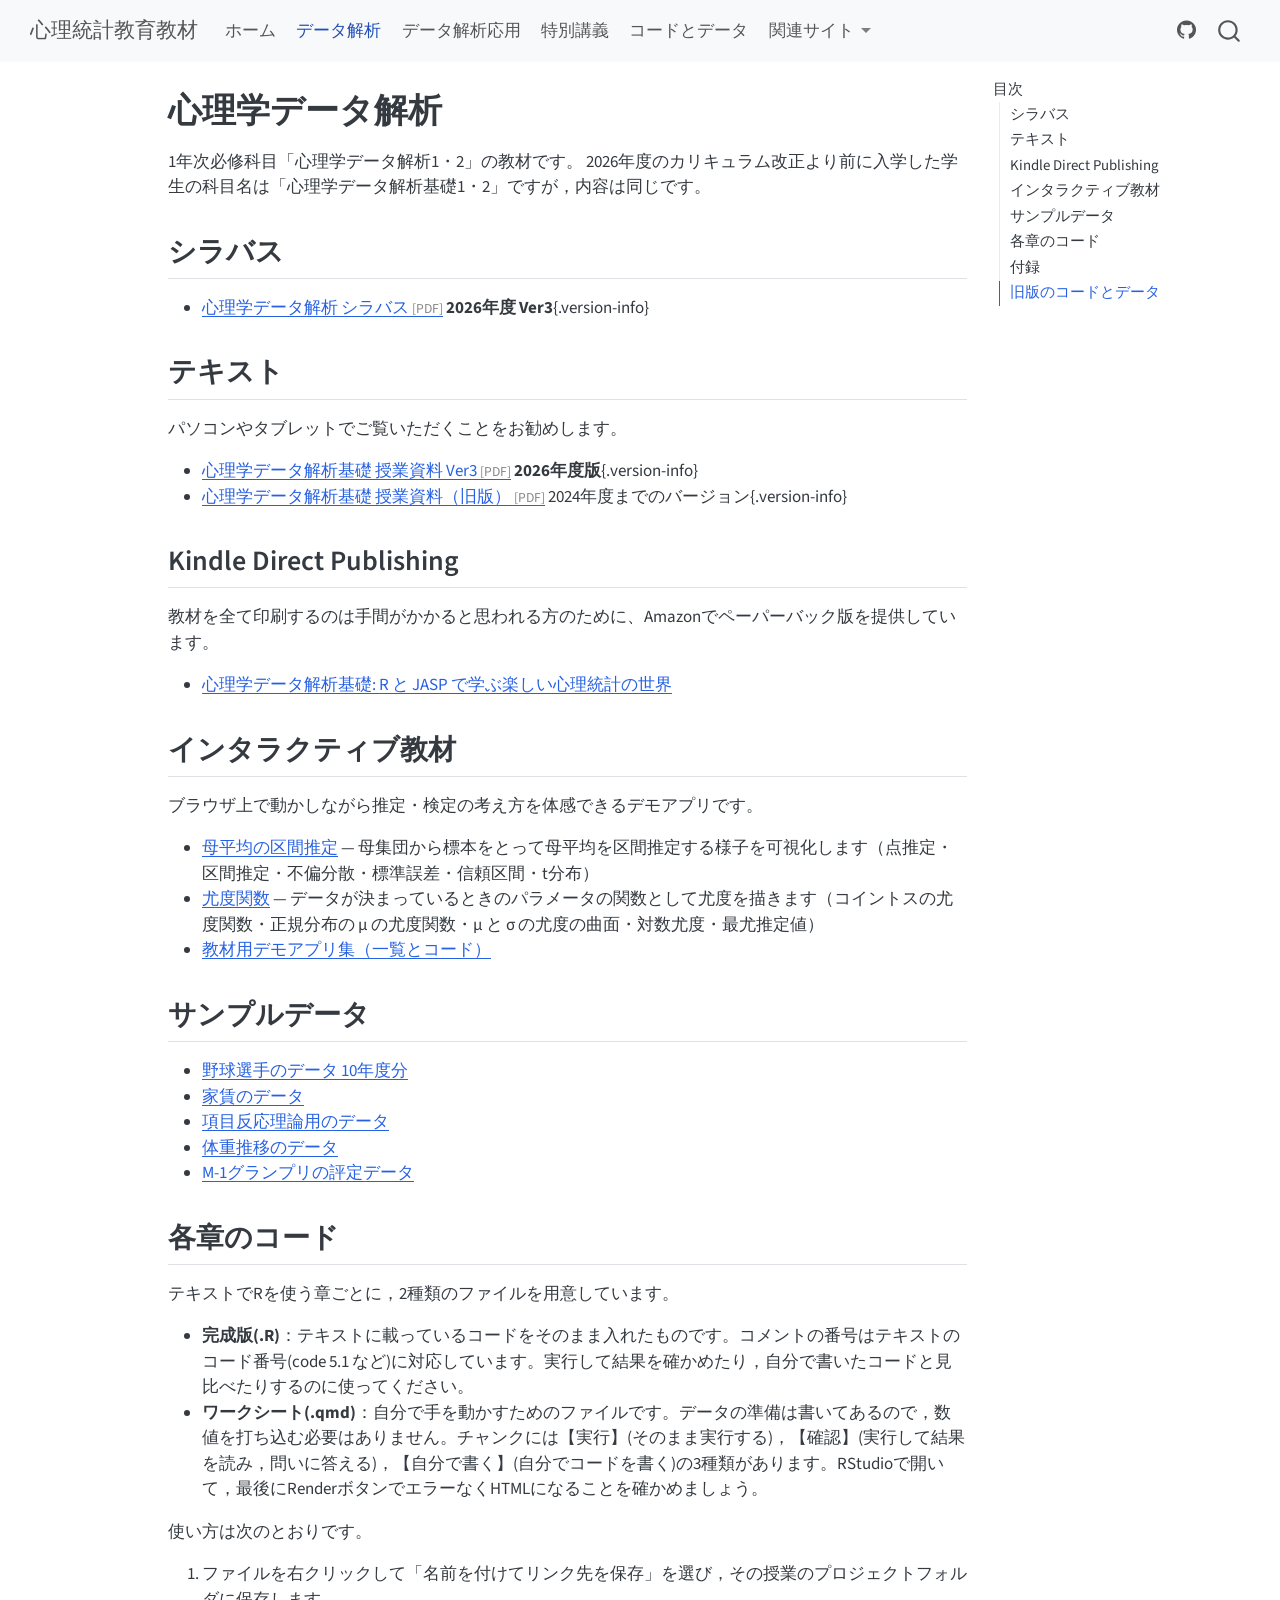
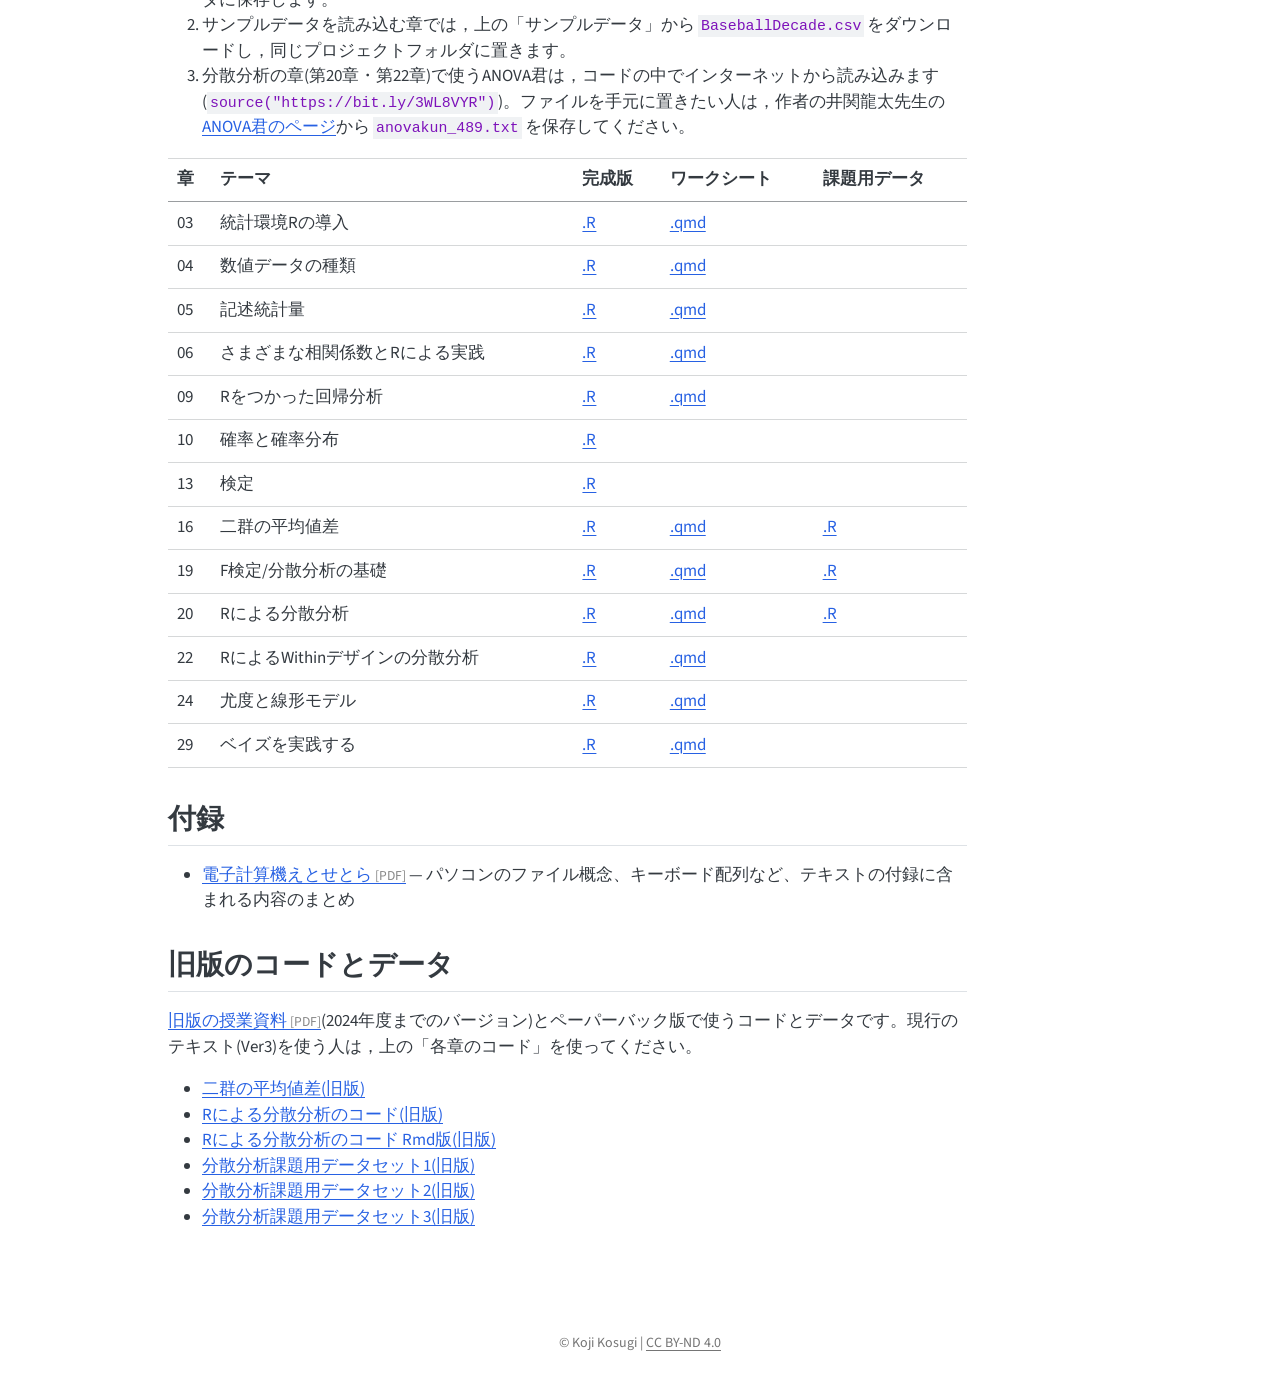
<file: docs/basic.html>
<!DOCTYPE html>
<html xmlns="http://www.w3.org/1999/xhtml" lang="ja" xml:lang="ja"><head>

<meta charset="utf-8">
<meta name="generator" content="quarto-1.11.9">

<meta name="viewport" content="width=device-width, initial-scale=1.0, user-scalable=yes">


<title>心理学データ解析 – 心理統計教育教材</title>
<style>
/* Default styles provided by pandoc.
** See https://pandoc.org/MANUAL.html#variables-for-html for config info.
*/
span.smallcaps{font-variant: small-caps;}
div.columns{display: flex; gap: 1.5em;}
div.column{flex: auto;}
@media screen {
div.columns{gap: min(4vw, 1.5em);}
div.column{overflow-x: auto;}
}
div.hanging-indent{margin-left: 1.5em; text-indent: -1.5em;}
ul.task-list{list-style: none;}
ul.task-list li input[type="checkbox"] {
  width: 0.8em;
  margin: 0 0.8em 0.2em -1em; /* quarto-specific, see https://github.com/quarto-dev/quarto-cli/issues/4556 */ 
  vertical-align: middle;
}
</style>


<script src="site_libs/quarto-nav/quarto-nav.js"></script>
<script src="site_libs/quarto-nav/headroom.min.js"></script>
<script src="site_libs/clipboard/clipboard.min.js"></script>
<script src="site_libs/quarto-search/autocomplete.umd.js"></script>
<script src="site_libs/quarto-search/fuse.min.js"></script>
<script src="site_libs/quarto-search/quarto-search.js"></script>
<meta name="quarto:offset" content="./">
<script src="site_libs/quarto-html/quarto.js" type="module"></script>
<script src="site_libs/quarto-html/tabsets/tabsets.js" type="module"></script>
<script src="site_libs/quarto-html/scrollable-regions/scrollable-regions.js" type="module"></script>
<script src="site_libs/quarto-html/popper.min.js"></script>
<script src="site_libs/quarto-html/tippy.umd.min.js"></script>
<script src="site_libs/quarto-html/anchor.min.js"></script>
<link href="site_libs/quarto-html/tippy.css" rel="stylesheet">
<link href="site_libs/quarto-html/quarto-syntax-highlighting-63b5708e65d6cd79cd7618c58d0c21e7.css" rel="stylesheet" id="quarto-text-highlighting-styles">
<script src="site_libs/bootstrap/bootstrap.min.js"></script>
<link href="site_libs/bootstrap/bootstrap-icons.css" rel="stylesheet">
<link href="site_libs/bootstrap/bootstrap-d31a0c91b01e363be7b7a36e602e2c70.min.css" rel="stylesheet" append-hash="true" id="quarto-bootstrap" data-mode="light">
<script id="quarto-search-options" type="application/json">{
  "location": "navbar",
  "copy-button": false,
  "collapse-after": 3,
  "panel-placement": "end",
  "type": "overlay",
  "limit": 50,
  "keyboard-shortcut": [
    "f",
    "/",
    "s"
  ],
  "show-item-context": false,
  "language": {
    "search-no-results-text": "一致なし",
    "search-matching-documents-text": "一致した文書",
    "search-copy-link-title": "検索へのリンクをコピー",
    "search-hide-matches-text": "追加の検索結果を非表示",
    "search-more-match-text": "追加の検索結果",
    "search-more-matches-text": "追加の検索結果",
    "search-clear-button-title": "消去",
    "search-text-placeholder": "",
    "search-detached-cancel-button-title": "取消",
    "search-submit-button-title": "検索",
    "search-label": "サーチ"
  }
}</script>


<link rel="stylesheet" href="styles.css">
</head>

<body class="nav-fixed quarto-light"><a id="quarto-skip-link" class="visually-hidden-focusable" href="#quarto-document-content">メインコンテンツにスキップ</a>

<div id="quarto-search-results"></div>
  <header id="quarto-header" class="headroom fixed-top">
    <nav class="navbar navbar-expand-lg " data-bs-theme="dark" aria-label="ウェブサイト">
      <div class="navbar-container container-fluid">
      <div class="navbar-brand-container mx-auto">
    <a class="navbar-brand" href="./index.html">
    <span class="navbar-title">心理統計教育教材</span>
    </a>
  </div>
          <button class="navbar-toggler" type="button" data-bs-toggle="collapse" data-bs-target="#navbarCollapse" aria-controls="navbarCollapse" aria-expanded="false" aria-label="ナビゲーションを切り替える" onclick="if (window.quartoToggleHeadroom) { window.quartoToggleHeadroom(); }">
  <span class="navbar-toggler-icon"></span>
</button>
          <div class="collapse navbar-collapse" id="navbarCollapse">
            <ul class="navbar-nav navbar-nav-scroll me-auto">
  <li class="nav-item">
    <a class="nav-link" href="./index.html"> 
<span class="menu-text">ホーム</span></a>
  </li>  
  <li class="nav-item">
    <a class="nav-link active" href="./basic.html" aria-current="page"> 
<span class="menu-text">データ解析</span></a>
  </li>  
  <li class="nav-item">
    <a class="nav-link" href="./applied.html"> 
<span class="menu-text">データ解析応用</span></a>
  </li>  
  <li class="nav-item">
    <a class="nav-link" href="./lectures.html"> 
<span class="menu-text">特別講義</span></a>
  </li>  
  <li class="nav-item">
    <a class="nav-link" href="./codes.html"> 
<span class="menu-text">コードとデータ</span></a>
  </li>  
  <li class="nav-item dropdown ">
    <a class="nav-link dropdown-toggle" href="#" id="nav-menu-" role="link" data-bs-toggle="dropdown" aria-expanded="false">
 <span class="menu-text">関連サイト</span>
    </a>
    <ul class="dropdown-menu" aria-labelledby="nav-menu-">    
        <li>
    <a class="dropdown-item" href="https://kosugitti.github.io/PsyStatsPracticals/">
 <span class="dropdown-text">心理学統計実習（Webテキスト）</span></a>
  </li>  
        <li>
    <a class="dropdown-item" href="https://kosugitti.github.io/kosugi-labo/r-tutorial/index.html">
 <span class="dropdown-text">小杉ゼミ（Rドリル）</span></a>
  </li>  
        <li>
    <a class="dropdown-item" href="https://kosugitti.github.io/">
 <span class="dropdown-text">小杉ポータル</span></a>
  </li>  
    </ul>
  </li>
</ul>
            <ul class="navbar-nav navbar-nav-scroll ms-auto">
  <li class="nav-item compact">
    <a class="nav-link" href="https://github.com/kosugitti/kosugi-stats"> <i class="bi bi-github" role="img">
</i> 
<span class="menu-text"></span></a>
  </li>  
</ul>
          </div> <!-- /navcollapse -->
            <div class="quarto-navbar-tools">
</div>
            <div id="quarto-search" class="" title="サーチ"></div>
      </div> <!-- /container-fluid -->
    </nav>
</header>
<!-- content -->
<div id="quarto-content" class="quarto-container page-columns page-rows-contents page-layout-article page-navbar">
<!-- sidebar -->
<!-- margin-sidebar -->
    <div id="quarto-margin-sidebar" class="sidebar margin-sidebar">
        <nav id="TOC" role="doc-toc" aria-labelledby="toc-title" class="toc-active">
    <h2 id="toc-title">目次</h2>
   
  <ul>
  <li><a href="#シラバス" id="toc-シラバス" class="nav-link active" data-scroll-target="#シラバス">シラバス</a></li>
  <li><a href="#テキスト" id="toc-テキスト" class="nav-link" data-scroll-target="#テキスト">テキスト</a></li>
  <li><a href="#kindle-direct-publishing" id="toc-kindle-direct-publishing" class="nav-link" data-scroll-target="#kindle-direct-publishing">Kindle Direct Publishing</a></li>
  <li><a href="#インタラクティブ教材" id="toc-インタラクティブ教材" class="nav-link" data-scroll-target="#インタラクティブ教材">インタラクティブ教材</a></li>
  <li><a href="#サンプルデータ" id="toc-サンプルデータ" class="nav-link" data-scroll-target="#サンプルデータ">サンプルデータ</a></li>
  <li><a href="#各章のコード" id="toc-各章のコード" class="nav-link" data-scroll-target="#各章のコード">各章のコード</a></li>
  <li><a href="#付録" id="toc-付録" class="nav-link" data-scroll-target="#付録">付録</a></li>
  <li><a href="#旧版のコードとデータ" id="toc-旧版のコードとデータ" class="nav-link" data-scroll-target="#旧版のコードとデータ">旧版のコードとデータ</a></li>
  </ul>
</nav>
    </div>
<!-- main -->
<main class="content" id="quarto-document-content" tabindex="-1">

<header id="title-block-header" class="quarto-title-block default">
<div class="quarto-title">
<h1 class="title">心理学データ解析</h1>
</div>



<div class="quarto-title-meta">

    
  
    
  </div>
  


</header>


<p>1年次必修科目「心理学データ解析1・2」の教材です。 2026年度のカリキュラム改正より前に入学した学生の科目名は「心理学データ解析基礎1・2」ですが，内容は同じです。</p>
<section id="シラバス" class="level2">
<h2 class="anchored" data-anchor-id="シラバス">シラバス</h2>
<ul>
<li><a href="pdfs/syllabus_basic.pdf">心理学データ解析 シラバス</a> <strong>2026年度 Ver3</strong>{.version-info}</li>
</ul>
</section>
<section id="テキスト" class="level2">
<h2 class="anchored" data-anchor-id="テキスト">テキスト</h2>
<p>パソコンやタブレットでご覧いただくことをお勧めします。</p>
<ul>
<li><a href="pdfs/BasicBook3.pdf">心理学データ解析基礎 授業資料 Ver3</a> <strong>2026年度版</strong>{.version-info}</li>
<li><a href="archive/Dkiso1_book.pdf">心理学データ解析基礎 授業資料（旧版）</a> 2024年度までのバージョン{.version-info}</li>
</ul>
</section>
<section id="kindle-direct-publishing" class="level2">
<h2 class="anchored" data-anchor-id="kindle-direct-publishing">Kindle Direct Publishing</h2>
<p>教材を全て印刷するのは手間がかかると思われる方のために、Amazonでペーパーバック版を提供しています。</p>
<ul>
<li><a href="https://amzn.to/3tuDKn0">心理学データ解析基礎: R と JASP で学ぶ楽しい心理統計の世界</a></li>
</ul>
</section>
<section id="インタラクティブ教材" class="level2">
<h2 class="anchored" data-anchor-id="インタラクティブ教材">インタラクティブ教材</h2>
<p>ブラウザ上で動かしながら推定・検定の考え方を体感できるデモアプリです。</p>
<ul>
<li><a href="https://sv1.psy.senshu-u.ac.jp/kosugi-demo/mean-ci/">母平均の区間推定</a> — 母集団から標本をとって母平均を区間推定する様子を可視化します（点推定・区間推定・不偏分散・標準誤差・信頼区間・t分布）</li>
<li><a href="https://sv1.psy.senshu-u.ac.jp/kosugi-demo/likelihood/">尤度関数</a> — データが決まっているときのパラメータの関数として尤度を描きます（コイントスの尤度関数・正規分布の μ の尤度関数・μ と σ の尤度の曲面・対数尤度・最尤推定値）</li>
<li><a href="https://kosugitti.github.io/stat-demo-apps/">教材用デモアプリ集（一覧とコード）</a></li>
</ul>
</section>
<section id="サンプルデータ" class="level2">
<h2 class="anchored" data-anchor-id="サンプルデータ">サンプルデータ</h2>
<ul>
<li><a href="codes/SampleData/BaseballDecade.csv">野球選手のデータ 10年度分</a></li>
<li><a href="codes/SampleData/yachin.csv">家賃のデータ</a></li>
<li><a href="codes/SampleData/IRTsample.csv">項目反応理論用のデータ</a></li>
<li><a href="codes/SampleData/Weight.csv">体重推移のデータ</a></li>
<li><a href="codes/SampleData/M1score2023.csv">M-1グランプリの評定データ</a></li>
</ul>
</section>
<section id="各章のコード" class="level2">
<h2 class="anchored" data-anchor-id="各章のコード">各章のコード</h2>
<p>テキストでRを使う章ごとに，2種類のファイルを用意しています。</p>
<ul>
<li><strong>完成版(.R)</strong>：テキストに載っているコードをそのまま入れたものです。コメントの番号はテキストのコード番号(code 5.1 など)に対応しています。実行して結果を確かめたり，自分で書いたコードと見比べたりするのに使ってください。</li>
<li><strong>ワークシート(.qmd)</strong>：自分で手を動かすためのファイルです。データの準備は書いてあるので，数値を打ち込む必要はありません。チャンクには【実行】(そのまま実行する)，【確認】(実行して結果を読み，問いに答える)，【自分で書く】(自分でコードを書く)の3種類があります。RStudioで開いて，最後にRenderボタンでエラーなくHTMLになることを確かめましょう。</li>
</ul>
<p>使い方は次のとおりです。</p>
<ol type="1">
<li>ファイルを右クリックして「名前を付けてリンク先を保存」を選び，その授業のプロジェクトフォルダに保存します。</li>
<li>サンプルデータを読み込む章では，上の「サンプルデータ」から <code>BaseballDecade.csv</code> をダウンロードし，同じプロジェクトフォルダに置きます。</li>
<li>分散分析の章(第20章・第22章)で使うANOVA君は，コードの中でインターネットから読み込みます(<code>source("https://bit.ly/3WL8VYR")</code>)。ファイルを手元に置きたい人は，作者の井関龍太先生の<a href="https://riseki.cloudfree.jp/?ANOVA%E5%90%9B">ANOVA君のページ</a>から <code>anovakun_489.txt</code> を保存してください。</li>
</ol>
<table class="caption-top table">
<thead>
<tr class="header">
<th>章</th>
<th>テーマ</th>
<th>完成版</th>
<th>ワークシート</th>
<th>課題用データ</th>
</tr>
</thead>
<tbody>
<tr class="odd">
<td>03</td>
<td>統計環境Rの導入</td>
<td><a href="codes/Dkiso1/03_introR.R">.R</a></td>
<td><a href="codes/Dkiso1/03_introR_worksheet.qmd">.qmd</a></td>
<td></td>
</tr>
<tr class="even">
<td>04</td>
<td>数値データの種類</td>
<td><a href="codes/Dkiso1/04_NumberData.R">.R</a></td>
<td><a href="codes/Dkiso1/04_NumberData_worksheet.qmd">.qmd</a></td>
<td></td>
</tr>
<tr class="odd">
<td>05</td>
<td>記述統計量</td>
<td><a href="codes/Dkiso1/05_descriptives.R">.R</a></td>
<td><a href="codes/Dkiso1/05_descriptives_worksheet.qmd">.qmd</a></td>
<td></td>
</tr>
<tr class="even">
<td>06</td>
<td>さまざまな相関係数とRによる実践</td>
<td><a href="codes/Dkiso1/06_Corr.R">.R</a></td>
<td><a href="codes/Dkiso1/06_Corr_worksheet.qmd">.qmd</a></td>
<td></td>
</tr>
<tr class="odd">
<td>09</td>
<td>Rをつかった回帰分析</td>
<td><a href="codes/Dkiso1/09_regression.R">.R</a></td>
<td><a href="codes/Dkiso1/09_regression_worksheet.qmd">.qmd</a></td>
<td></td>
</tr>
<tr class="even">
<td>10</td>
<td>確率と確率分布</td>
<td><a href="codes/Dkiso1/10_probability.R">.R</a></td>
<td></td>
<td></td>
</tr>
<tr class="odd">
<td>13</td>
<td>検定</td>
<td><a href="codes/Dkiso1/13_NHST.R">.R</a></td>
<td></td>
<td></td>
</tr>
<tr class="even">
<td>16</td>
<td>二群の平均値差</td>
<td><a href="codes/Dkiso1/16_ttest.R">.R</a></td>
<td><a href="codes/Dkiso1/16_ttest_worksheet.qmd">.qmd</a></td>
<td><a href="codes/Dkiso1/16_kadai_data.R">.R</a></td>
</tr>
<tr class="odd">
<td>19</td>
<td>F検定/分散分析の基礎</td>
<td><a href="codes/Dkiso1/19_Ftest.R">.R</a></td>
<td><a href="codes/Dkiso1/19_Ftest_worksheet.qmd">.qmd</a></td>
<td><a href="codes/Dkiso1/19_kadai_data.R">.R</a></td>
</tr>
<tr class="even">
<td>20</td>
<td>Rによる分散分析</td>
<td><a href="codes/Dkiso1/20_BetweenDesign.R">.R</a></td>
<td><a href="codes/Dkiso1/20_BetweenDesign_worksheet.qmd">.qmd</a></td>
<td><a href="codes/Dkiso1/20_kadai.R">.R</a></td>
</tr>
<tr class="odd">
<td>22</td>
<td>RによるWithinデザインの分散分析</td>
<td><a href="codes/Dkiso1/22_WithinDesign.R">.R</a></td>
<td><a href="codes/Dkiso1/22_WithinDesign_worksheet.qmd">.qmd</a></td>
<td></td>
</tr>
<tr class="even">
<td>24</td>
<td>尤度と線形モデル</td>
<td><a href="codes/Dkiso1/24_linear_model.R">.R</a></td>
<td><a href="codes/Dkiso1/24_linear_model_worksheet.qmd">.qmd</a></td>
<td></td>
</tr>
<tr class="odd">
<td>29</td>
<td>ベイズを実践する</td>
<td><a href="codes/Dkiso1/29_BayesianModeling.R">.R</a></td>
<td><a href="codes/Dkiso1/29_BayesianModeling_worksheet.qmd">.qmd</a></td>
<td></td>
</tr>
</tbody>
</table>
</section>
<section id="付録" class="level2">
<h2 class="anchored" data-anchor-id="付録">付録</h2>
<ul>
<li><a href="pdfs/common_contents.pdf">電子計算機えとせとら</a> — パソコンのファイル概念、キーボード配列など、テキストの付録に含まれる内容のまとめ</li>
</ul>
</section>
<section id="旧版のコードとデータ" class="level2">
<h2 class="anchored" data-anchor-id="旧版のコードとデータ">旧版のコードとデータ</h2>
<p><a href="archive/Dkiso1_book.pdf">旧版の授業資料</a>(2024年度までのバージョン)とペーパーバック版で使うコードとデータです。現行のテキスト(Ver3)を使う人は，上の「各章のコード」を使ってください。</p>
<ul>
<li><a href="codes/Dkiso1/20_example.R">二群の平均値差(旧版)</a></li>
<li><a href="codes/Dkiso1/Chapter22ANOVA.R">Rによる分散分析のコード(旧版)</a></li>
<li><a href="codes/Dkiso1/Chapter22ANOVA.Rmd">Rによる分散分析のコード Rmd版(旧版)</a></li>
<li><a href="codes/SampleData/chapter22exe1.csv">分散分析課題用データセット1(旧版)</a></li>
<li><a href="codes/SampleData/chapter22exe2.csv">分散分析課題用データセット2(旧版)</a></li>
<li><a href="codes/SampleData/chapter22exe3.csv">分散分析課題用データセット3(旧版)</a></li>
</ul>


</section>

</main> <!-- /main -->
<script id="quarto-html-after-body" type="application/javascript">
  window.document.addEventListener("DOMContentLoaded", function (event) {
    const icon = "";
    const anchorJS = new window.AnchorJS();
    anchorJS.options = {
      placement: 'right',
      icon: icon
    };
    anchorJS.add('.anchored');
    const isCodeAnnotation = (el) => {
      for (const clz of el.classList) {
        if (clz.startsWith('code-annotation-')) {                     
          return true;
        }
      }
      return false;
    }
    const onCopySuccess = function(e) {
      // button target
      const button = e.trigger;
      // don't keep focus
      button.blur();
      // flash "checked"
      button.classList.add('code-copy-button-checked');
      var currentTitle = button.getAttribute("title");
      button.setAttribute("title", "コピーしました");
      let tooltip;
      if (window.bootstrap) {
        button.setAttribute("data-bs-toggle", "tooltip");
        button.setAttribute("data-bs-placement", "left");
        button.setAttribute("data-bs-title", "コピーしました");
        tooltip = new bootstrap.Tooltip(button, 
          { trigger: "manual", 
            customClass: "code-copy-button-tooltip",
            offset: [0, -8]});
        tooltip.show();    
      }
      setTimeout(function() {
        if (tooltip) {
          tooltip.hide();
          button.removeAttribute("data-bs-title");
          button.removeAttribute("data-bs-toggle");
          button.removeAttribute("data-bs-placement");
        }
        button.setAttribute("title", currentTitle);
        button.classList.remove('code-copy-button-checked');
      }, 1000);
      // clear code selection
      e.clearSelection();
    }
    const getTextToCopy = function(trigger) {
      const outerScaffold = trigger.parentElement.cloneNode(true);
      const codeEl = outerScaffold.querySelector('code');
      for (const childEl of codeEl.children) {
        if (isCodeAnnotation(childEl)) {
          childEl.remove();
        }
      }
      return codeEl.innerText;
    }
    const clipboard = new window.ClipboardJS('.code-copy-button:not([data-in-quarto-modal])', {
      text: getTextToCopy
    });
    clipboard.on('success', onCopySuccess);
    if (window.document.getElementById('quarto-embedded-source-code-modal')) {
      const clipboardModal = new window.ClipboardJS('.code-copy-button[data-in-quarto-modal]', {
        text: getTextToCopy,
        container: window.document.getElementById('quarto-embedded-source-code-modal')
      });
      clipboardModal.on('success', onCopySuccess);
    }
      var localhostRegex = new RegExp(/^(?:http|https):\/\/localhost\:?[0-9]*\//);
      var mailtoRegex = new RegExp(/^mailto:/);
        var filterRegex = new RegExp("https:\/\/stats\.kosugitti\.net\/");
      var isInternal = (href) => {
          return filterRegex.test(href) || localhostRegex.test(href) || mailtoRegex.test(href);
      }
      // Inspect non-navigation links and adorn them if external
      window.quartoDecorateExternalLinks = function (root) {
     var links = (root || window.document).querySelectorAll('a[href]:not(.nav-link):not(.navbar-brand):not(.toc-action):not(.sidebar-link):not(.sidebar-item-toggle):not(.pagination-link):not(.no-external):not([aria-hidden]):not(.dropdown-item):not(.quarto-navigation-tool):not(.about-link)');
      for (var i=0; i<links.length; i++) {
        const link = links[i];
        if (!isInternal(link.href)) {
          // undo the damage that might have been done by quarto-nav.js in the case of
          // links that we want to consider external
          if (link.dataset.originalHref !== undefined) {
            link.href = link.dataset.originalHref;
          }
          if (!link.classList.contains('no-external-icon')) {
          }
        }
      }
      };
      window.quartoDecorateExternalLinks(window.document);
    // Esc closes the popup (WCAG 1.4.13) and focus leaving both trigger and
    // popup closes it (WCAG 2.4.11); tippy handles neither for interactive popups.
    const hideOnEscAndFocusOut = {
      name: 'hideOnEscAndFocusOut',
      defaultValue: true,
      fn(instance) {
        const dismiss = () => {
          // A show scheduled by the trigger delay would otherwise reopen it
          instance.clearDelayTimeouts();
          instance.hide();
        };
        const onKeyDown = (event) => {
          if (event.key !== 'Escape') {
            return;
          }
          // Keep Esc from also reaching page handlers (e.g. reveal.js overview),
          // except an open reveal.js slide menu, which Esc should close too.
          // The menu handles keys only when its keyboard option is on.
          const menuHandlesEsc = window.Reveal?.getPlugin?.('menu')?.isOpen() &&
            window.Reveal.getConfig().menu?.keyboard !== false;
          if (!menuHandlesEsc) {
            event.stopPropagation();
          }
          if (instance.popper.contains(window.document.activeElement)) {
            // Disabled while refocusing so the focus trigger does not reopen it
            instance.disable();
            instance.reference.focus();
            instance.enable();
          }
          dismiss();
        };
        const onFocusOut = (event) => {
          const target = event.relatedTarget;
          if (target && !instance.reference.contains(target) &&
              !instance.popper.contains(target)) {
            dismiss();
          }
        };
        // On the trigger too: a click trigger (code-annotations: select) has no
        // blur handling. Attached for the instance's lifetime so leaving the
        // trigger also cancels a show still pending on the trigger delay.
        instance.reference.addEventListener('focusout', onFocusOut);
        return {
          onShow() {
            window.document.addEventListener('keydown', onKeyDown, true);
            instance.popper.addEventListener('focusout', onFocusOut);
          },
          onHide() {
            window.document.removeEventListener('keydown', onKeyDown, true);
            instance.popper.removeEventListener('focusout', onFocusOut);
          },
          onDestroy() {
            instance.reference.removeEventListener('focusout', onFocusOut);
          },
        };
      },
    };
    function tippyHover(el, contentFn, onTriggerFn, onUntriggerFn) {
      const config = {
        allowHTML: true,
        maxWidth: 500,
        delay: 100,
        arrow: false,
        appendTo: function(el) {
            return el.parentElement;
        },
        interactive: true,
        interactiveBorder: 10,
        theme: 'quarto',
        placement: 'bottom-start',
        plugins: [hideOnEscAndFocusOut],
      };
      if (contentFn) {
        config.content = contentFn;
      }
      if (onTriggerFn) {
        config.onTrigger = onTriggerFn;
      }
      if (onUntriggerFn) {
        config.onUntrigger = onUntriggerFn;
      }
      window.tippy(el, config); 
    }
    const noterefs = window.document.querySelectorAll('a[role="doc-noteref"]');
    for (var i=0; i<noterefs.length; i++) {
      const ref = noterefs[i];
      tippyHover(ref, function() {
        // use id or data attribute instead here
        let href = ref.getAttribute('data-footnote-href') || ref.getAttribute('href');
        try { href = new URL(href).hash; } catch {}
        const id = href.replace(/^#\/?/, "");
        const note = window.document.getElementById(id);
        if (note) {
          return note.innerHTML;
        } else {
          return "";
        }
      });
    }
    const xrefs = window.document.querySelectorAll('a.quarto-xref');
    const processXRef = (id, note) => {
      // Strip column container classes
      const stripColumnClz = (el) => {
        el.classList.remove("page-full", "page-columns");
        if (el.children) {
          for (const child of el.children) {
            stripColumnClz(child);
          }
        }
      }
      stripColumnClz(note)
      if (id === null || id.startsWith('sec-')) {
        // Special case sections, only their first couple elements
        const container = document.createElement("div");
        if (note.children && note.children.length > 2) {
          container.appendChild(note.children[0].cloneNode(true));
          for (let i = 1; i < note.children.length; i++) {
            const child = note.children[i];
            if (child.tagName === "P" && child.innerText === "") {
              continue;
            } else {
              container.appendChild(child.cloneNode(true));
              break;
            }
          }
          if (window.Quarto?.typesetMath) {
            window.Quarto.typesetMath(container);
          }
          return container.innerHTML
        } else {
          if (window.Quarto?.typesetMath) {
            window.Quarto.typesetMath(note);
          }
          return note.innerHTML;
        }
      } else {
        // Remove any anchor links if they are present
        const anchorLink = note.querySelector('a.anchorjs-link');
        if (anchorLink) {
          anchorLink.remove();
        }
        if (window.Quarto?.typesetMath) {
          window.Quarto.typesetMath(note);
        }
        if (note.classList.contains("callout")) {
          return note.outerHTML;
        } else {
          return note.innerHTML;
        }
      }
    }
    for (var i=0; i<xrefs.length; i++) {
      const xref = xrefs[i];
      tippyHover(xref, undefined, function(instance) {
        instance.disable();
        let url = xref.getAttribute('href');
        let hash = undefined; 
        if (url.startsWith('#')) {
          hash = url;
        } else {
          try { hash = new URL(url).hash; } catch {}
        }
        if (hash) {
          const id = hash.replace(/^#\/?/, "");
          const note = window.document.getElementById(id);
          if (note !== null) {
            try {
              const html = processXRef(id, note.cloneNode(true));
              instance.setContent(html);
            } finally {
              instance.enable();
              instance.show();
            }
          } else {
            // See if we can fetch this
            fetch(url.split('#')[0])
            .then(res => res.text())
            .then(html => {
              const parser = new DOMParser();
              const htmlDoc = parser.parseFromString(html, "text/html");
              const note = htmlDoc.getElementById(id);
              if (note !== null) {
                const html = processXRef(id, note);
                instance.setContent(html);
              } 
            }).finally(() => {
              instance.enable();
              instance.show();
            });
          }
        } else {
          // See if we can fetch a full url (with no hash to target)
          // This is a special case and we should probably do some content thinning / targeting
          fetch(url)
          .then(res => res.text())
          .then(html => {
            const parser = new DOMParser();
            const htmlDoc = parser.parseFromString(html, "text/html");
            const note = htmlDoc.querySelector('main.content');
            if (note !== null) {
              // This should only happen for chapter cross references
              // (since there is no id in the URL)
              // remove the first header
              if (note.children.length > 0 && note.children[0].tagName === "HEADER") {
                note.children[0].remove();
              }
              const html = processXRef(null, note);
              instance.setContent(html);
            } 
          }).finally(() => {
            instance.enable();
            instance.show();
          });
        }
      }, function(instance) {
      });
    }
        let selectedAnnoteEl;
        const selectorForAnnotation = ( cell, annotation) => {
          let cellAttr = 'data-code-cell="' + cell + '"';
          let lineAttr = 'data-code-annotation="' +  annotation + '"';
          const selector = 'span[' + cellAttr + '][' + lineAttr + ']';
          return selector;
        }
        const selectCodeLines = (annoteEl) => {
          const doc = window.document;
          const targetCell = annoteEl.getAttribute("data-target-cell");
          const targetAnnotation = annoteEl.getAttribute("data-target-annotation");
          const annoteSpan = window.document.querySelector(selectorForAnnotation(targetCell, targetAnnotation));
          const lines = annoteSpan.getAttribute("data-code-lines").split(",");
          const lineIds = lines.map((line) => {
            return targetCell + "-" + line;
          })
          // Each band is positioned against its own containing block, which is
          // not the offsetParent of the lines, so place it from client rects.
          const placeBand = (band, firstEl, lastEl, codeBlock) => {
            const container = band.offsetParent;
            if (container === null) {
              return;
            }
            const containerRect = container.getBoundingClientRect();
            // Reveal.js scales slides with a transform, so convert client
            // pixels back to the CSS pixels of the container.
            const scale = containerRect.height / container.offsetHeight || 1;
            const firstRect = firstEl.getBoundingClientRect();
            const lastRect = lastEl.getBoundingClientRect();
            const top = (firstRect.top - containerRect.top) / scale - container.clientTop + container.scrollTop;
            const height = (lastRect.bottom - firstRect.top) / scale;
            band.style.top = top - 2 + "px";
            band.style.height = height + 4 + "px";
            if (codeBlock) {
              // Without the copy button wrapper, the containing block is wider
              // than the code block, so span the code block explicitly.
              const blockRect = codeBlock.getBoundingClientRect();
              band.style.left = (blockRect.left - containerRect.left) / scale - container.clientLeft + container.scrollLeft + "px";
              band.style.width = blockRect.width / scale + "px";
            }
          };
          if (lineIds.length > 0) {
            const el = window.document.getElementById(lineIds[0]);
            const lastEl = window.document.getElementById(lineIds[lineIds.length - 1]);
            const parent = el.parentElement.parentElement;
            // cook up a div (if necessary) and position it
            let div = window.document.getElementById("code-annotation-line-highlight");
            if (div === null) {
              div = window.document.createElement("div");
              div.setAttribute("id", "code-annotation-line-highlight");
              div.style.position = 'absolute';
              parent.appendChild(div);
            }
            placeBand(div, el, lastEl, parent.closest("div.sourceCode") || parent);
            let gutterDiv = window.document.getElementById("code-annotation-line-highlight-gutter");
            if (gutterDiv === null) {
              gutterDiv = window.document.createElement("div");
              gutterDiv.setAttribute("id", "code-annotation-line-highlight-gutter");
              gutterDiv.style.position = 'absolute';
              const codeCell = window.document.getElementById(targetCell);
              const gutter = codeCell.querySelector('.code-annotation-gutter');
              gutter.appendChild(gutterDiv);
            }
            placeBand(gutterDiv, el, lastEl);
            selectedAnnoteEl = annoteEl;
          }
        };
        const unselectCodeLines = () => {
          const elementsIds = ["code-annotation-line-highlight", "code-annotation-line-highlight-gutter"];
          elementsIds.forEach((elId) => {
            const div = window.document.getElementById(elId);
            if (div) {
              div.remove();
            }
          });
          selectedAnnoteEl = undefined;
        };
          // Handle positioning of the toggle
      window.addEventListener(
        "resize",
        throttle(() => {
          elRect = undefined;
          if (selectedAnnoteEl) {
            selectCodeLines(selectedAnnoteEl);
          }
        }, 10)
      );
      function throttle(fn, ms) {
      let throttle = false;
      let timer;
        return (...args) => {
          if(!throttle) { // first call gets through
              fn.apply(this, args);
              throttle = true;
          } else { // all the others get throttled
              if(timer) clearTimeout(timer); // cancel #2
              timer = setTimeout(() => {
                fn.apply(this, args);
                timer = throttle = false;
              }, ms);
          }
        };
      }
        // Attach click handler to the DT
        const annoteDls = window.document.querySelectorAll('dt[data-target-cell]');
        for (const annoteDlNode of annoteDls) {
          annoteDlNode.addEventListener('click', (event) => {
            const clickedEl = event.target;
            if (clickedEl !== selectedAnnoteEl) {
              unselectCodeLines();
              const activeEl = window.document.querySelector('dt[data-target-cell].code-annotation-active');
              if (activeEl) {
                activeEl.classList.remove('code-annotation-active');
              }
              selectCodeLines(clickedEl);
              clickedEl.classList.add('code-annotation-active');
            } else {
              // Unselect the line
              unselectCodeLines();
              clickedEl.classList.remove('code-annotation-active');
            }
          });
        }
    const findCites = (el) => {
      const parentEl = el.parentElement;
      if (parentEl) {
        const cites = parentEl.dataset.cites;
        if (cites) {
          return {
            el,
            cites: cites.split(' ')
          };
        } else {
          return findCites(el.parentElement)
        }
      } else {
        return undefined;
      }
    };
    var bibliorefs = window.document.querySelectorAll('a[role="doc-biblioref"]');
    for (var i=0; i<bibliorefs.length; i++) {
      const ref = bibliorefs[i];
      const citeInfo = findCites(ref);
      if (citeInfo) {
        tippyHover(citeInfo.el, function() {
          var popup = window.document.createElement('div');
          citeInfo.cites.forEach(function(cite) {
            var citeDiv = window.document.createElement('div');
            citeDiv.classList.add('hanging-indent');
            citeDiv.classList.add('csl-entry');
            var biblioDiv = window.document.getElementById('ref-' + cite);
            if (biblioDiv) {
              citeDiv.innerHTML = biblioDiv.innerHTML;
            }
            popup.appendChild(citeDiv);
          });
          return popup.innerHTML;
        });
      }
    }
  });
  </script>
  <script type="application/javascript">
  window.quartoScrollableRegionsLabels = {"code":"スクロール可能なコード","output":"スクロール可能な出力"};
  </script>
</div> <!-- /content -->
<footer class="footer">
  <div class="nav-footer">
    <div class="nav-footer-left">
      &nbsp;
    </div>   
    <div class="nav-footer-center">
<p>© Koji Kosugi | <a rel="license" href="http://creativecommons.org/licenses/by-nd/4.0/">CC BY-ND 4.0</a></p>
</div>
    <div class="nav-footer-right">
      &nbsp;
    </div>
  </div>
</footer>




</body></html>
</file>
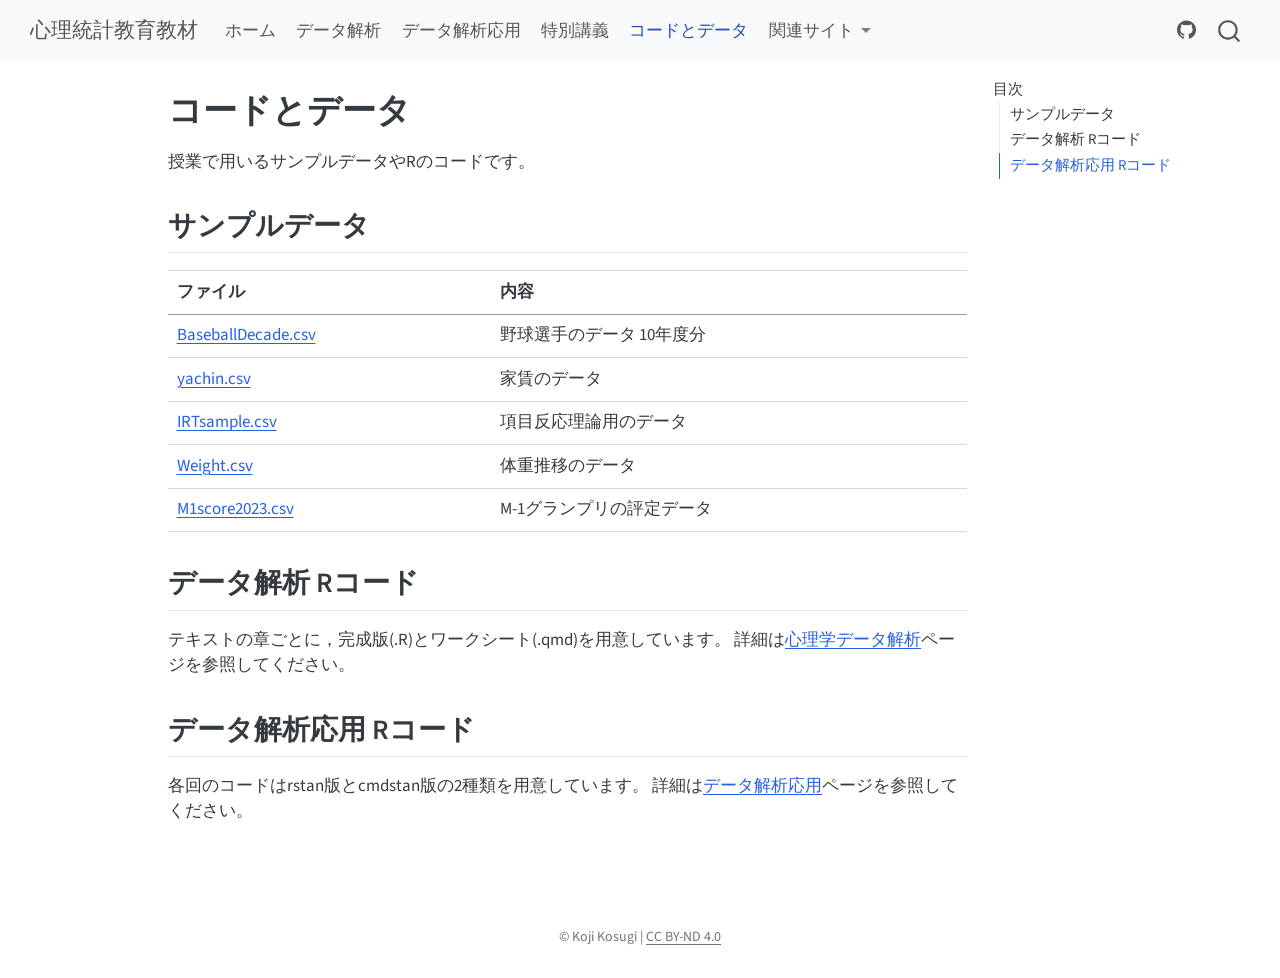
<file: docs/codes.html>
<!DOCTYPE html>
<html xmlns="http://www.w3.org/1999/xhtml" lang="ja" xml:lang="ja"><head>

<meta charset="utf-8">
<meta name="generator" content="quarto-1.11.9">

<meta name="viewport" content="width=device-width, initial-scale=1.0, user-scalable=yes">


<title>コードとデータ – 心理統計教育教材</title>
<style>
/* Default styles provided by pandoc.
** See https://pandoc.org/MANUAL.html#variables-for-html for config info.
*/
span.smallcaps{font-variant: small-caps;}
div.columns{display: flex; gap: 1.5em;}
div.column{flex: auto;}
@media screen {
div.columns{gap: min(4vw, 1.5em);}
div.column{overflow-x: auto;}
}
div.hanging-indent{margin-left: 1.5em; text-indent: -1.5em;}
ul.task-list{list-style: none;}
ul.task-list li input[type="checkbox"] {
  width: 0.8em;
  margin: 0 0.8em 0.2em -1em; /* quarto-specific, see https://github.com/quarto-dev/quarto-cli/issues/4556 */ 
  vertical-align: middle;
}
</style>


<script src="site_libs/quarto-nav/quarto-nav.js"></script>
<script src="site_libs/quarto-nav/headroom.min.js"></script>
<script src="site_libs/clipboard/clipboard.min.js"></script>
<script src="site_libs/quarto-search/autocomplete.umd.js"></script>
<script src="site_libs/quarto-search/fuse.min.js"></script>
<script src="site_libs/quarto-search/quarto-search.js"></script>
<meta name="quarto:offset" content="./">
<script src="site_libs/quarto-html/quarto.js" type="module"></script>
<script src="site_libs/quarto-html/tabsets/tabsets.js" type="module"></script>
<script src="site_libs/quarto-html/scrollable-regions/scrollable-regions.js" type="module"></script>
<script src="site_libs/quarto-html/popper.min.js"></script>
<script src="site_libs/quarto-html/tippy.umd.min.js"></script>
<script src="site_libs/quarto-html/anchor.min.js"></script>
<link href="site_libs/quarto-html/tippy.css" rel="stylesheet">
<link href="site_libs/quarto-html/quarto-syntax-highlighting-63b5708e65d6cd79cd7618c58d0c21e7.css" rel="stylesheet" id="quarto-text-highlighting-styles">
<script src="site_libs/bootstrap/bootstrap.min.js"></script>
<link href="site_libs/bootstrap/bootstrap-icons.css" rel="stylesheet">
<link href="site_libs/bootstrap/bootstrap-d31a0c91b01e363be7b7a36e602e2c70.min.css" rel="stylesheet" append-hash="true" id="quarto-bootstrap" data-mode="light">
<script id="quarto-search-options" type="application/json">{
  "location": "navbar",
  "copy-button": false,
  "collapse-after": 3,
  "panel-placement": "end",
  "type": "overlay",
  "limit": 50,
  "keyboard-shortcut": [
    "f",
    "/",
    "s"
  ],
  "show-item-context": false,
  "language": {
    "search-no-results-text": "一致なし",
    "search-matching-documents-text": "一致した文書",
    "search-copy-link-title": "検索へのリンクをコピー",
    "search-hide-matches-text": "追加の検索結果を非表示",
    "search-more-match-text": "追加の検索結果",
    "search-more-matches-text": "追加の検索結果",
    "search-clear-button-title": "消去",
    "search-text-placeholder": "",
    "search-detached-cancel-button-title": "取消",
    "search-submit-button-title": "検索",
    "search-label": "サーチ"
  }
}</script>


<link rel="stylesheet" href="styles.css">
</head>

<body class="nav-fixed quarto-light"><a id="quarto-skip-link" class="visually-hidden-focusable" href="#quarto-document-content">メインコンテンツにスキップ</a>

<div id="quarto-search-results"></div>
  <header id="quarto-header" class="headroom fixed-top">
    <nav class="navbar navbar-expand-lg " data-bs-theme="dark" aria-label="ウェブサイト">
      <div class="navbar-container container-fluid">
      <div class="navbar-brand-container mx-auto">
    <a class="navbar-brand" href="./index.html">
    <span class="navbar-title">心理統計教育教材</span>
    </a>
  </div>
          <button class="navbar-toggler" type="button" data-bs-toggle="collapse" data-bs-target="#navbarCollapse" aria-controls="navbarCollapse" aria-expanded="false" aria-label="ナビゲーションを切り替える" onclick="if (window.quartoToggleHeadroom) { window.quartoToggleHeadroom(); }">
  <span class="navbar-toggler-icon"></span>
</button>
          <div class="collapse navbar-collapse" id="navbarCollapse">
            <ul class="navbar-nav navbar-nav-scroll me-auto">
  <li class="nav-item">
    <a class="nav-link" href="./index.html"> 
<span class="menu-text">ホーム</span></a>
  </li>  
  <li class="nav-item">
    <a class="nav-link" href="./basic.html"> 
<span class="menu-text">データ解析</span></a>
  </li>  
  <li class="nav-item">
    <a class="nav-link" href="./applied.html"> 
<span class="menu-text">データ解析応用</span></a>
  </li>  
  <li class="nav-item">
    <a class="nav-link" href="./lectures.html"> 
<span class="menu-text">特別講義</span></a>
  </li>  
  <li class="nav-item">
    <a class="nav-link active" href="./codes.html" aria-current="page"> 
<span class="menu-text">コードとデータ</span></a>
  </li>  
  <li class="nav-item dropdown ">
    <a class="nav-link dropdown-toggle" href="#" id="nav-menu-" role="link" data-bs-toggle="dropdown" aria-expanded="false">
 <span class="menu-text">関連サイト</span>
    </a>
    <ul class="dropdown-menu" aria-labelledby="nav-menu-">    
        <li>
    <a class="dropdown-item" href="https://kosugitti.github.io/PsyStatsPracticals/">
 <span class="dropdown-text">心理学統計実習（Webテキスト）</span></a>
  </li>  
        <li>
    <a class="dropdown-item" href="https://kosugitti.github.io/kosugi-labo/r-tutorial/index.html">
 <span class="dropdown-text">小杉ゼミ（Rドリル）</span></a>
  </li>  
        <li>
    <a class="dropdown-item" href="https://kosugitti.github.io/">
 <span class="dropdown-text">小杉ポータル</span></a>
  </li>  
    </ul>
  </li>
</ul>
            <ul class="navbar-nav navbar-nav-scroll ms-auto">
  <li class="nav-item compact">
    <a class="nav-link" href="https://github.com/kosugitti/kosugi-stats"> <i class="bi bi-github" role="img">
</i> 
<span class="menu-text"></span></a>
  </li>  
</ul>
          </div> <!-- /navcollapse -->
            <div class="quarto-navbar-tools">
</div>
            <div id="quarto-search" class="" title="サーチ"></div>
      </div> <!-- /container-fluid -->
    </nav>
</header>
<!-- content -->
<div id="quarto-content" class="quarto-container page-columns page-rows-contents page-layout-article page-navbar">
<!-- sidebar -->
<!-- margin-sidebar -->
    <div id="quarto-margin-sidebar" class="sidebar margin-sidebar">
        <nav id="TOC" role="doc-toc" aria-labelledby="toc-title" class="toc-active">
    <h2 id="toc-title">目次</h2>
   
  <ul>
  <li><a href="#サンプルデータ" id="toc-サンプルデータ" class="nav-link active" data-scroll-target="#サンプルデータ">サンプルデータ</a></li>
  <li><a href="#データ解析-rコード" id="toc-データ解析-rコード" class="nav-link" data-scroll-target="#データ解析-rコード">データ解析 Rコード</a></li>
  <li><a href="#データ解析応用-rコード" id="toc-データ解析応用-rコード" class="nav-link" data-scroll-target="#データ解析応用-rコード">データ解析応用 Rコード</a></li>
  </ul>
</nav>
    </div>
<!-- main -->
<main class="content" id="quarto-document-content" tabindex="-1">

<header id="title-block-header" class="quarto-title-block default">
<div class="quarto-title">
<h1 class="title">コードとデータ</h1>
</div>



<div class="quarto-title-meta">

    
  
    
  </div>
  


</header>


<p>授業で用いるサンプルデータやRのコードです。</p>
<section id="サンプルデータ" class="level2">
<h2 class="anchored" data-anchor-id="サンプルデータ">サンプルデータ</h2>
<table class="caption-top table">
<thead>
<tr class="header">
<th>ファイル</th>
<th>内容</th>
</tr>
</thead>
<tbody>
<tr class="odd">
<td><a href="codes/SampleData/BaseballDecade.csv">BaseballDecade.csv</a></td>
<td>野球選手のデータ 10年度分</td>
</tr>
<tr class="even">
<td><a href="codes/SampleData/yachin.csv">yachin.csv</a></td>
<td>家賃のデータ</td>
</tr>
<tr class="odd">
<td><a href="codes/SampleData/IRTsample.csv">IRTsample.csv</a></td>
<td>項目反応理論用のデータ</td>
</tr>
<tr class="even">
<td><a href="codes/SampleData/Weight.csv">Weight.csv</a></td>
<td>体重推移のデータ</td>
</tr>
<tr class="odd">
<td><a href="codes/SampleData/M1score2023.csv">M1score2023.csv</a></td>
<td>M-1グランプリの評定データ</td>
</tr>
</tbody>
</table>
</section>
<section id="データ解析-rコード" class="level2">
<h2 class="anchored" data-anchor-id="データ解析-rコード">データ解析 Rコード</h2>
<p>テキストの章ごとに，完成版(.R)とワークシート(.qmd)を用意しています。 詳細は<a href="./basic.html#各章のコード">心理学データ解析</a>ページを参照してください。</p>
</section>
<section id="データ解析応用-rコード" class="level2">
<h2 class="anchored" data-anchor-id="データ解析応用-rコード">データ解析応用 Rコード</h2>
<p>各回のコードはrstan版とcmdstan版の2種類を用意しています。 詳細は<a href="./applied.html">データ解析応用</a>ページを参照してください。</p>


</section>

</main> <!-- /main -->
<script id="quarto-html-after-body" type="application/javascript">
  window.document.addEventListener("DOMContentLoaded", function (event) {
    const icon = "";
    const anchorJS = new window.AnchorJS();
    anchorJS.options = {
      placement: 'right',
      icon: icon
    };
    anchorJS.add('.anchored');
    const isCodeAnnotation = (el) => {
      for (const clz of el.classList) {
        if (clz.startsWith('code-annotation-')) {                     
          return true;
        }
      }
      return false;
    }
    const onCopySuccess = function(e) {
      // button target
      const button = e.trigger;
      // don't keep focus
      button.blur();
      // flash "checked"
      button.classList.add('code-copy-button-checked');
      var currentTitle = button.getAttribute("title");
      button.setAttribute("title", "コピーしました");
      let tooltip;
      if (window.bootstrap) {
        button.setAttribute("data-bs-toggle", "tooltip");
        button.setAttribute("data-bs-placement", "left");
        button.setAttribute("data-bs-title", "コピーしました");
        tooltip = new bootstrap.Tooltip(button, 
          { trigger: "manual", 
            customClass: "code-copy-button-tooltip",
            offset: [0, -8]});
        tooltip.show();    
      }
      setTimeout(function() {
        if (tooltip) {
          tooltip.hide();
          button.removeAttribute("data-bs-title");
          button.removeAttribute("data-bs-toggle");
          button.removeAttribute("data-bs-placement");
        }
        button.setAttribute("title", currentTitle);
        button.classList.remove('code-copy-button-checked');
      }, 1000);
      // clear code selection
      e.clearSelection();
    }
    const getTextToCopy = function(trigger) {
      const outerScaffold = trigger.parentElement.cloneNode(true);
      const codeEl = outerScaffold.querySelector('code');
      for (const childEl of codeEl.children) {
        if (isCodeAnnotation(childEl)) {
          childEl.remove();
        }
      }
      return codeEl.innerText;
    }
    const clipboard = new window.ClipboardJS('.code-copy-button:not([data-in-quarto-modal])', {
      text: getTextToCopy
    });
    clipboard.on('success', onCopySuccess);
    if (window.document.getElementById('quarto-embedded-source-code-modal')) {
      const clipboardModal = new window.ClipboardJS('.code-copy-button[data-in-quarto-modal]', {
        text: getTextToCopy,
        container: window.document.getElementById('quarto-embedded-source-code-modal')
      });
      clipboardModal.on('success', onCopySuccess);
    }
      var localhostRegex = new RegExp(/^(?:http|https):\/\/localhost\:?[0-9]*\//);
      var mailtoRegex = new RegExp(/^mailto:/);
        var filterRegex = new RegExp("https:\/\/stats\.kosugitti\.net\/");
      var isInternal = (href) => {
          return filterRegex.test(href) || localhostRegex.test(href) || mailtoRegex.test(href);
      }
      // Inspect non-navigation links and adorn them if external
      window.quartoDecorateExternalLinks = function (root) {
     var links = (root || window.document).querySelectorAll('a[href]:not(.nav-link):not(.navbar-brand):not(.toc-action):not(.sidebar-link):not(.sidebar-item-toggle):not(.pagination-link):not(.no-external):not([aria-hidden]):not(.dropdown-item):not(.quarto-navigation-tool):not(.about-link)');
      for (var i=0; i<links.length; i++) {
        const link = links[i];
        if (!isInternal(link.href)) {
          // undo the damage that might have been done by quarto-nav.js in the case of
          // links that we want to consider external
          if (link.dataset.originalHref !== undefined) {
            link.href = link.dataset.originalHref;
          }
          if (!link.classList.contains('no-external-icon')) {
          }
        }
      }
      };
      window.quartoDecorateExternalLinks(window.document);
    // Esc closes the popup (WCAG 1.4.13) and focus leaving both trigger and
    // popup closes it (WCAG 2.4.11); tippy handles neither for interactive popups.
    const hideOnEscAndFocusOut = {
      name: 'hideOnEscAndFocusOut',
      defaultValue: true,
      fn(instance) {
        const dismiss = () => {
          // A show scheduled by the trigger delay would otherwise reopen it
          instance.clearDelayTimeouts();
          instance.hide();
        };
        const onKeyDown = (event) => {
          if (event.key !== 'Escape') {
            return;
          }
          // Keep Esc from also reaching page handlers (e.g. reveal.js overview),
          // except an open reveal.js slide menu, which Esc should close too.
          // The menu handles keys only when its keyboard option is on.
          const menuHandlesEsc = window.Reveal?.getPlugin?.('menu')?.isOpen() &&
            window.Reveal.getConfig().menu?.keyboard !== false;
          if (!menuHandlesEsc) {
            event.stopPropagation();
          }
          if (instance.popper.contains(window.document.activeElement)) {
            // Disabled while refocusing so the focus trigger does not reopen it
            instance.disable();
            instance.reference.focus();
            instance.enable();
          }
          dismiss();
        };
        const onFocusOut = (event) => {
          const target = event.relatedTarget;
          if (target && !instance.reference.contains(target) &&
              !instance.popper.contains(target)) {
            dismiss();
          }
        };
        // On the trigger too: a click trigger (code-annotations: select) has no
        // blur handling. Attached for the instance's lifetime so leaving the
        // trigger also cancels a show still pending on the trigger delay.
        instance.reference.addEventListener('focusout', onFocusOut);
        return {
          onShow() {
            window.document.addEventListener('keydown', onKeyDown, true);
            instance.popper.addEventListener('focusout', onFocusOut);
          },
          onHide() {
            window.document.removeEventListener('keydown', onKeyDown, true);
            instance.popper.removeEventListener('focusout', onFocusOut);
          },
          onDestroy() {
            instance.reference.removeEventListener('focusout', onFocusOut);
          },
        };
      },
    };
    function tippyHover(el, contentFn, onTriggerFn, onUntriggerFn) {
      const config = {
        allowHTML: true,
        maxWidth: 500,
        delay: 100,
        arrow: false,
        appendTo: function(el) {
            return el.parentElement;
        },
        interactive: true,
        interactiveBorder: 10,
        theme: 'quarto',
        placement: 'bottom-start',
        plugins: [hideOnEscAndFocusOut],
      };
      if (contentFn) {
        config.content = contentFn;
      }
      if (onTriggerFn) {
        config.onTrigger = onTriggerFn;
      }
      if (onUntriggerFn) {
        config.onUntrigger = onUntriggerFn;
      }
      window.tippy(el, config); 
    }
    const noterefs = window.document.querySelectorAll('a[role="doc-noteref"]');
    for (var i=0; i<noterefs.length; i++) {
      const ref = noterefs[i];
      tippyHover(ref, function() {
        // use id or data attribute instead here
        let href = ref.getAttribute('data-footnote-href') || ref.getAttribute('href');
        try { href = new URL(href).hash; } catch {}
        const id = href.replace(/^#\/?/, "");
        const note = window.document.getElementById(id);
        if (note) {
          return note.innerHTML;
        } else {
          return "";
        }
      });
    }
    const xrefs = window.document.querySelectorAll('a.quarto-xref');
    const processXRef = (id, note) => {
      // Strip column container classes
      const stripColumnClz = (el) => {
        el.classList.remove("page-full", "page-columns");
        if (el.children) {
          for (const child of el.children) {
            stripColumnClz(child);
          }
        }
      }
      stripColumnClz(note)
      if (id === null || id.startsWith('sec-')) {
        // Special case sections, only their first couple elements
        const container = document.createElement("div");
        if (note.children && note.children.length > 2) {
          container.appendChild(note.children[0].cloneNode(true));
          for (let i = 1; i < note.children.length; i++) {
            const child = note.children[i];
            if (child.tagName === "P" && child.innerText === "") {
              continue;
            } else {
              container.appendChild(child.cloneNode(true));
              break;
            }
          }
          if (window.Quarto?.typesetMath) {
            window.Quarto.typesetMath(container);
          }
          return container.innerHTML
        } else {
          if (window.Quarto?.typesetMath) {
            window.Quarto.typesetMath(note);
          }
          return note.innerHTML;
        }
      } else {
        // Remove any anchor links if they are present
        const anchorLink = note.querySelector('a.anchorjs-link');
        if (anchorLink) {
          anchorLink.remove();
        }
        if (window.Quarto?.typesetMath) {
          window.Quarto.typesetMath(note);
        }
        if (note.classList.contains("callout")) {
          return note.outerHTML;
        } else {
          return note.innerHTML;
        }
      }
    }
    for (var i=0; i<xrefs.length; i++) {
      const xref = xrefs[i];
      tippyHover(xref, undefined, function(instance) {
        instance.disable();
        let url = xref.getAttribute('href');
        let hash = undefined; 
        if (url.startsWith('#')) {
          hash = url;
        } else {
          try { hash = new URL(url).hash; } catch {}
        }
        if (hash) {
          const id = hash.replace(/^#\/?/, "");
          const note = window.document.getElementById(id);
          if (note !== null) {
            try {
              const html = processXRef(id, note.cloneNode(true));
              instance.setContent(html);
            } finally {
              instance.enable();
              instance.show();
            }
          } else {
            // See if we can fetch this
            fetch(url.split('#')[0])
            .then(res => res.text())
            .then(html => {
              const parser = new DOMParser();
              const htmlDoc = parser.parseFromString(html, "text/html");
              const note = htmlDoc.getElementById(id);
              if (note !== null) {
                const html = processXRef(id, note);
                instance.setContent(html);
              } 
            }).finally(() => {
              instance.enable();
              instance.show();
            });
          }
        } else {
          // See if we can fetch a full url (with no hash to target)
          // This is a special case and we should probably do some content thinning / targeting
          fetch(url)
          .then(res => res.text())
          .then(html => {
            const parser = new DOMParser();
            const htmlDoc = parser.parseFromString(html, "text/html");
            const note = htmlDoc.querySelector('main.content');
            if (note !== null) {
              // This should only happen for chapter cross references
              // (since there is no id in the URL)
              // remove the first header
              if (note.children.length > 0 && note.children[0].tagName === "HEADER") {
                note.children[0].remove();
              }
              const html = processXRef(null, note);
              instance.setContent(html);
            } 
          }).finally(() => {
            instance.enable();
            instance.show();
          });
        }
      }, function(instance) {
      });
    }
        let selectedAnnoteEl;
        const selectorForAnnotation = ( cell, annotation) => {
          let cellAttr = 'data-code-cell="' + cell + '"';
          let lineAttr = 'data-code-annotation="' +  annotation + '"';
          const selector = 'span[' + cellAttr + '][' + lineAttr + ']';
          return selector;
        }
        const selectCodeLines = (annoteEl) => {
          const doc = window.document;
          const targetCell = annoteEl.getAttribute("data-target-cell");
          const targetAnnotation = annoteEl.getAttribute("data-target-annotation");
          const annoteSpan = window.document.querySelector(selectorForAnnotation(targetCell, targetAnnotation));
          const lines = annoteSpan.getAttribute("data-code-lines").split(",");
          const lineIds = lines.map((line) => {
            return targetCell + "-" + line;
          })
          // Each band is positioned against its own containing block, which is
          // not the offsetParent of the lines, so place it from client rects.
          const placeBand = (band, firstEl, lastEl, codeBlock) => {
            const container = band.offsetParent;
            if (container === null) {
              return;
            }
            const containerRect = container.getBoundingClientRect();
            // Reveal.js scales slides with a transform, so convert client
            // pixels back to the CSS pixels of the container.
            const scale = containerRect.height / container.offsetHeight || 1;
            const firstRect = firstEl.getBoundingClientRect();
            const lastRect = lastEl.getBoundingClientRect();
            const top = (firstRect.top - containerRect.top) / scale - container.clientTop + container.scrollTop;
            const height = (lastRect.bottom - firstRect.top) / scale;
            band.style.top = top - 2 + "px";
            band.style.height = height + 4 + "px";
            if (codeBlock) {
              // Without the copy button wrapper, the containing block is wider
              // than the code block, so span the code block explicitly.
              const blockRect = codeBlock.getBoundingClientRect();
              band.style.left = (blockRect.left - containerRect.left) / scale - container.clientLeft + container.scrollLeft + "px";
              band.style.width = blockRect.width / scale + "px";
            }
          };
          if (lineIds.length > 0) {
            const el = window.document.getElementById(lineIds[0]);
            const lastEl = window.document.getElementById(lineIds[lineIds.length - 1]);
            const parent = el.parentElement.parentElement;
            // cook up a div (if necessary) and position it
            let div = window.document.getElementById("code-annotation-line-highlight");
            if (div === null) {
              div = window.document.createElement("div");
              div.setAttribute("id", "code-annotation-line-highlight");
              div.style.position = 'absolute';
              parent.appendChild(div);
            }
            placeBand(div, el, lastEl, parent.closest("div.sourceCode") || parent);
            let gutterDiv = window.document.getElementById("code-annotation-line-highlight-gutter");
            if (gutterDiv === null) {
              gutterDiv = window.document.createElement("div");
              gutterDiv.setAttribute("id", "code-annotation-line-highlight-gutter");
              gutterDiv.style.position = 'absolute';
              const codeCell = window.document.getElementById(targetCell);
              const gutter = codeCell.querySelector('.code-annotation-gutter');
              gutter.appendChild(gutterDiv);
            }
            placeBand(gutterDiv, el, lastEl);
            selectedAnnoteEl = annoteEl;
          }
        };
        const unselectCodeLines = () => {
          const elementsIds = ["code-annotation-line-highlight", "code-annotation-line-highlight-gutter"];
          elementsIds.forEach((elId) => {
            const div = window.document.getElementById(elId);
            if (div) {
              div.remove();
            }
          });
          selectedAnnoteEl = undefined;
        };
          // Handle positioning of the toggle
      window.addEventListener(
        "resize",
        throttle(() => {
          elRect = undefined;
          if (selectedAnnoteEl) {
            selectCodeLines(selectedAnnoteEl);
          }
        }, 10)
      );
      function throttle(fn, ms) {
      let throttle = false;
      let timer;
        return (...args) => {
          if(!throttle) { // first call gets through
              fn.apply(this, args);
              throttle = true;
          } else { // all the others get throttled
              if(timer) clearTimeout(timer); // cancel #2
              timer = setTimeout(() => {
                fn.apply(this, args);
                timer = throttle = false;
              }, ms);
          }
        };
      }
        // Attach click handler to the DT
        const annoteDls = window.document.querySelectorAll('dt[data-target-cell]');
        for (const annoteDlNode of annoteDls) {
          annoteDlNode.addEventListener('click', (event) => {
            const clickedEl = event.target;
            if (clickedEl !== selectedAnnoteEl) {
              unselectCodeLines();
              const activeEl = window.document.querySelector('dt[data-target-cell].code-annotation-active');
              if (activeEl) {
                activeEl.classList.remove('code-annotation-active');
              }
              selectCodeLines(clickedEl);
              clickedEl.classList.add('code-annotation-active');
            } else {
              // Unselect the line
              unselectCodeLines();
              clickedEl.classList.remove('code-annotation-active');
            }
          });
        }
    const findCites = (el) => {
      const parentEl = el.parentElement;
      if (parentEl) {
        const cites = parentEl.dataset.cites;
        if (cites) {
          return {
            el,
            cites: cites.split(' ')
          };
        } else {
          return findCites(el.parentElement)
        }
      } else {
        return undefined;
      }
    };
    var bibliorefs = window.document.querySelectorAll('a[role="doc-biblioref"]');
    for (var i=0; i<bibliorefs.length; i++) {
      const ref = bibliorefs[i];
      const citeInfo = findCites(ref);
      if (citeInfo) {
        tippyHover(citeInfo.el, function() {
          var popup = window.document.createElement('div');
          citeInfo.cites.forEach(function(cite) {
            var citeDiv = window.document.createElement('div');
            citeDiv.classList.add('hanging-indent');
            citeDiv.classList.add('csl-entry');
            var biblioDiv = window.document.getElementById('ref-' + cite);
            if (biblioDiv) {
              citeDiv.innerHTML = biblioDiv.innerHTML;
            }
            popup.appendChild(citeDiv);
          });
          return popup.innerHTML;
        });
      }
    }
  });
  </script>
  <script type="application/javascript">
  window.quartoScrollableRegionsLabels = {"code":"スクロール可能なコード","output":"スクロール可能な出力"};
  </script>
</div> <!-- /content -->
<footer class="footer">
  <div class="nav-footer">
    <div class="nav-footer-left">
      &nbsp;
    </div>   
    <div class="nav-footer-center">
<p>© Koji Kosugi | <a rel="license" href="http://creativecommons.org/licenses/by-nd/4.0/">CC BY-ND 4.0</a></p>
</div>
    <div class="nav-footer-right">
      &nbsp;
    </div>
  </div>
</footer>




</body></html>
</file>
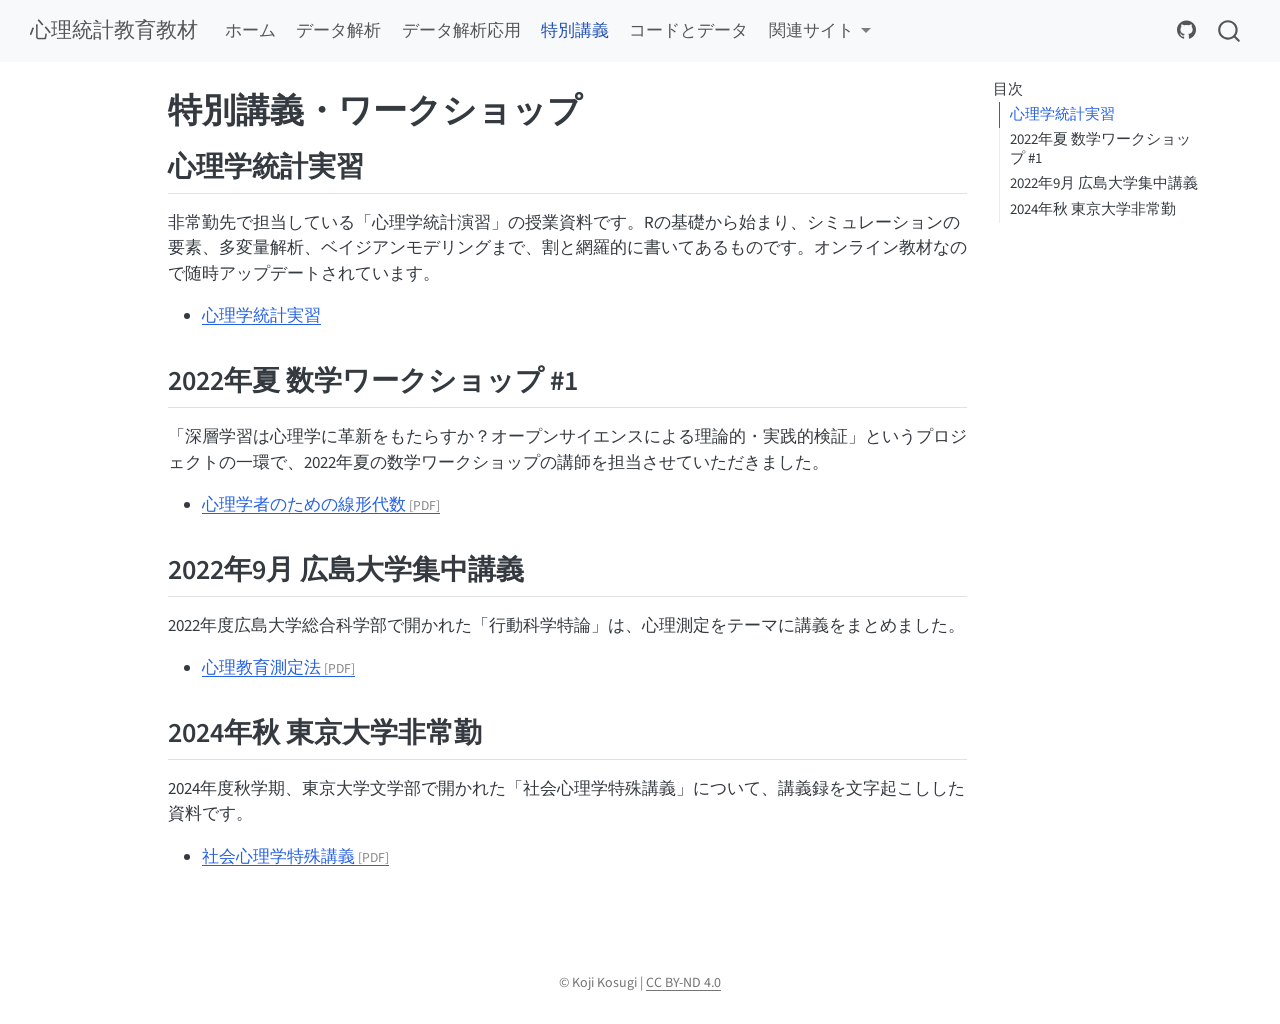
<file: docs/lectures.html>
<!DOCTYPE html>
<html xmlns="http://www.w3.org/1999/xhtml" lang="ja" xml:lang="ja"><head>

<meta charset="utf-8">
<meta name="generator" content="quarto-1.11.9">

<meta name="viewport" content="width=device-width, initial-scale=1.0, user-scalable=yes">


<title>特別講義・ワークショップ – 心理統計教育教材</title>
<style>
/* Default styles provided by pandoc.
** See https://pandoc.org/MANUAL.html#variables-for-html for config info.
*/
span.smallcaps{font-variant: small-caps;}
div.columns{display: flex; gap: 1.5em;}
div.column{flex: auto;}
@media screen {
div.columns{gap: min(4vw, 1.5em);}
div.column{overflow-x: auto;}
}
div.hanging-indent{margin-left: 1.5em; text-indent: -1.5em;}
ul.task-list{list-style: none;}
ul.task-list li input[type="checkbox"] {
  width: 0.8em;
  margin: 0 0.8em 0.2em -1em; /* quarto-specific, see https://github.com/quarto-dev/quarto-cli/issues/4556 */ 
  vertical-align: middle;
}
</style>


<script src="site_libs/quarto-nav/quarto-nav.js"></script>
<script src="site_libs/quarto-nav/headroom.min.js"></script>
<script src="site_libs/clipboard/clipboard.min.js"></script>
<script src="site_libs/quarto-search/autocomplete.umd.js"></script>
<script src="site_libs/quarto-search/fuse.min.js"></script>
<script src="site_libs/quarto-search/quarto-search.js"></script>
<meta name="quarto:offset" content="./">
<script src="site_libs/quarto-html/quarto.js" type="module"></script>
<script src="site_libs/quarto-html/tabsets/tabsets.js" type="module"></script>
<script src="site_libs/quarto-html/scrollable-regions/scrollable-regions.js" type="module"></script>
<script src="site_libs/quarto-html/popper.min.js"></script>
<script src="site_libs/quarto-html/tippy.umd.min.js"></script>
<script src="site_libs/quarto-html/anchor.min.js"></script>
<link href="site_libs/quarto-html/tippy.css" rel="stylesheet">
<link href="site_libs/quarto-html/quarto-syntax-highlighting-63b5708e65d6cd79cd7618c58d0c21e7.css" rel="stylesheet" id="quarto-text-highlighting-styles">
<script src="site_libs/bootstrap/bootstrap.min.js"></script>
<link href="site_libs/bootstrap/bootstrap-icons.css" rel="stylesheet">
<link href="site_libs/bootstrap/bootstrap-d31a0c91b01e363be7b7a36e602e2c70.min.css" rel="stylesheet" append-hash="true" id="quarto-bootstrap" data-mode="light">
<script id="quarto-search-options" type="application/json">{
  "location": "navbar",
  "copy-button": false,
  "collapse-after": 3,
  "panel-placement": "end",
  "type": "overlay",
  "limit": 50,
  "keyboard-shortcut": [
    "f",
    "/",
    "s"
  ],
  "show-item-context": false,
  "language": {
    "search-no-results-text": "一致なし",
    "search-matching-documents-text": "一致した文書",
    "search-copy-link-title": "検索へのリンクをコピー",
    "search-hide-matches-text": "追加の検索結果を非表示",
    "search-more-match-text": "追加の検索結果",
    "search-more-matches-text": "追加の検索結果",
    "search-clear-button-title": "消去",
    "search-text-placeholder": "",
    "search-detached-cancel-button-title": "取消",
    "search-submit-button-title": "検索",
    "search-label": "サーチ"
  }
}</script>


<link rel="stylesheet" href="styles.css">
</head>

<body class="nav-fixed quarto-light"><a id="quarto-skip-link" class="visually-hidden-focusable" href="#quarto-document-content">メインコンテンツにスキップ</a>

<div id="quarto-search-results"></div>
  <header id="quarto-header" class="headroom fixed-top">
    <nav class="navbar navbar-expand-lg " data-bs-theme="dark" aria-label="ウェブサイト">
      <div class="navbar-container container-fluid">
      <div class="navbar-brand-container mx-auto">
    <a class="navbar-brand" href="./index.html">
    <span class="navbar-title">心理統計教育教材</span>
    </a>
  </div>
          <button class="navbar-toggler" type="button" data-bs-toggle="collapse" data-bs-target="#navbarCollapse" aria-controls="navbarCollapse" aria-expanded="false" aria-label="ナビゲーションを切り替える" onclick="if (window.quartoToggleHeadroom) { window.quartoToggleHeadroom(); }">
  <span class="navbar-toggler-icon"></span>
</button>
          <div class="collapse navbar-collapse" id="navbarCollapse">
            <ul class="navbar-nav navbar-nav-scroll me-auto">
  <li class="nav-item">
    <a class="nav-link" href="./index.html"> 
<span class="menu-text">ホーム</span></a>
  </li>  
  <li class="nav-item">
    <a class="nav-link" href="./basic.html"> 
<span class="menu-text">データ解析</span></a>
  </li>  
  <li class="nav-item">
    <a class="nav-link" href="./applied.html"> 
<span class="menu-text">データ解析応用</span></a>
  </li>  
  <li class="nav-item">
    <a class="nav-link active" href="./lectures.html" aria-current="page"> 
<span class="menu-text">特別講義</span></a>
  </li>  
  <li class="nav-item">
    <a class="nav-link" href="./codes.html"> 
<span class="menu-text">コードとデータ</span></a>
  </li>  
  <li class="nav-item dropdown ">
    <a class="nav-link dropdown-toggle" href="#" id="nav-menu-" role="link" data-bs-toggle="dropdown" aria-expanded="false">
 <span class="menu-text">関連サイト</span>
    </a>
    <ul class="dropdown-menu" aria-labelledby="nav-menu-">    
        <li>
    <a class="dropdown-item" href="https://kosugitti.github.io/PsyStatsPracticals/">
 <span class="dropdown-text">心理学統計実習（Webテキスト）</span></a>
  </li>  
        <li>
    <a class="dropdown-item" href="https://kosugitti.github.io/kosugi-labo/r-tutorial/index.html">
 <span class="dropdown-text">小杉ゼミ（Rドリル）</span></a>
  </li>  
        <li>
    <a class="dropdown-item" href="https://kosugitti.github.io/">
 <span class="dropdown-text">小杉ポータル</span></a>
  </li>  
    </ul>
  </li>
</ul>
            <ul class="navbar-nav navbar-nav-scroll ms-auto">
  <li class="nav-item compact">
    <a class="nav-link" href="https://github.com/kosugitti/kosugi-stats"> <i class="bi bi-github" role="img">
</i> 
<span class="menu-text"></span></a>
  </li>  
</ul>
          </div> <!-- /navcollapse -->
            <div class="quarto-navbar-tools">
</div>
            <div id="quarto-search" class="" title="サーチ"></div>
      </div> <!-- /container-fluid -->
    </nav>
</header>
<!-- content -->
<div id="quarto-content" class="quarto-container page-columns page-rows-contents page-layout-article page-navbar">
<!-- sidebar -->
<!-- margin-sidebar -->
    <div id="quarto-margin-sidebar" class="sidebar margin-sidebar">
        <nav id="TOC" role="doc-toc" aria-labelledby="toc-title" class="toc-active">
    <h2 id="toc-title">目次</h2>
   
  <ul>
  <li><a href="#心理学統計実習" id="toc-心理学統計実習" class="nav-link active" data-scroll-target="#心理学統計実習">心理学統計実習</a></li>
  <li><a href="#年夏-数学ワークショップ-1" id="toc-年夏-数学ワークショップ-1" class="nav-link" data-scroll-target="#年夏-数学ワークショップ-1">2022年夏 数学ワークショップ #1</a></li>
  <li><a href="#年9月-広島大学集中講義" id="toc-年9月-広島大学集中講義" class="nav-link" data-scroll-target="#年9月-広島大学集中講義">2022年9月 広島大学集中講義</a></li>
  <li><a href="#年秋-東京大学非常勤" id="toc-年秋-東京大学非常勤" class="nav-link" data-scroll-target="#年秋-東京大学非常勤">2024年秋 東京大学非常勤</a></li>
  </ul>
</nav>
    </div>
<!-- main -->
<main class="content" id="quarto-document-content" tabindex="-1">

<header id="title-block-header" class="quarto-title-block default">
<div class="quarto-title">
<h1 class="title">特別講義・ワークショップ</h1>
</div>



<div class="quarto-title-meta">

    
  
    
  </div>
  


</header>


<section id="心理学統計実習" class="level2">
<h2 class="anchored" data-anchor-id="心理学統計実習">心理学統計実習</h2>
<p>非常勤先で担当している「心理学統計演習」の授業資料です。Rの基礎から始まり、シミュレーションの要素、多変量解析、ベイジアンモデリングまで、割と網羅的に書いてあるものです。オンライン教材なので随時アップデートされています。</p>
<ul>
<li><a href="https://kosugitti.github.io/PsyStatsPracticals/">心理学統計実習</a></li>
</ul>
</section>
<section id="年夏-数学ワークショップ-1" class="level2">
<h2 class="anchored" data-anchor-id="年夏-数学ワークショップ-1">2022年夏 数学ワークショップ #1</h2>
<p>「深層学習は心理学に革新をもたらすか？オープンサイエンスによる理論的・実践的検証」というプロジェクトの一環で、2022年夏の数学ワークショップの講師を担当させていただきました。</p>
<ul>
<li><a href="pdfs/LABC.pdf">心理学者のための線形代数</a></li>
</ul>
</section>
<section id="年9月-広島大学集中講義" class="level2">
<h2 class="anchored" data-anchor-id="年9月-広島大学集中講義">2022年9月 広島大学集中講義</h2>
<p>2022年度広島大学総合科学部で開かれた「行動科学特論」は、心理測定をテーマに講義をまとめました。</p>
<ul>
<li><a href="pdfs/Scaling.pdf">心理教育測定法</a></li>
</ul>
</section>
<section id="年秋-東京大学非常勤" class="level2">
<h2 class="anchored" data-anchor-id="年秋-東京大学非常勤">2024年秋 東京大学非常勤</h2>
<p>2024年度秋学期、東京大学文学部で開かれた「社会心理学特殊講義」について、講義録を文字起こしした資料です。</p>
<ul>
<li><a href="pdfs/SocialPsychology_SP.pdf">社会心理学特殊講義</a></li>
</ul>


</section>

</main> <!-- /main -->
<script id="quarto-html-after-body" type="application/javascript">
  window.document.addEventListener("DOMContentLoaded", function (event) {
    const icon = "";
    const anchorJS = new window.AnchorJS();
    anchorJS.options = {
      placement: 'right',
      icon: icon
    };
    anchorJS.add('.anchored');
    const isCodeAnnotation = (el) => {
      for (const clz of el.classList) {
        if (clz.startsWith('code-annotation-')) {                     
          return true;
        }
      }
      return false;
    }
    const onCopySuccess = function(e) {
      // button target
      const button = e.trigger;
      // don't keep focus
      button.blur();
      // flash "checked"
      button.classList.add('code-copy-button-checked');
      var currentTitle = button.getAttribute("title");
      button.setAttribute("title", "コピーしました");
      let tooltip;
      if (window.bootstrap) {
        button.setAttribute("data-bs-toggle", "tooltip");
        button.setAttribute("data-bs-placement", "left");
        button.setAttribute("data-bs-title", "コピーしました");
        tooltip = new bootstrap.Tooltip(button, 
          { trigger: "manual", 
            customClass: "code-copy-button-tooltip",
            offset: [0, -8]});
        tooltip.show();    
      }
      setTimeout(function() {
        if (tooltip) {
          tooltip.hide();
          button.removeAttribute("data-bs-title");
          button.removeAttribute("data-bs-toggle");
          button.removeAttribute("data-bs-placement");
        }
        button.setAttribute("title", currentTitle);
        button.classList.remove('code-copy-button-checked');
      }, 1000);
      // clear code selection
      e.clearSelection();
    }
    const getTextToCopy = function(trigger) {
      const outerScaffold = trigger.parentElement.cloneNode(true);
      const codeEl = outerScaffold.querySelector('code');
      for (const childEl of codeEl.children) {
        if (isCodeAnnotation(childEl)) {
          childEl.remove();
        }
      }
      return codeEl.innerText;
    }
    const clipboard = new window.ClipboardJS('.code-copy-button:not([data-in-quarto-modal])', {
      text: getTextToCopy
    });
    clipboard.on('success', onCopySuccess);
    if (window.document.getElementById('quarto-embedded-source-code-modal')) {
      const clipboardModal = new window.ClipboardJS('.code-copy-button[data-in-quarto-modal]', {
        text: getTextToCopy,
        container: window.document.getElementById('quarto-embedded-source-code-modal')
      });
      clipboardModal.on('success', onCopySuccess);
    }
      var localhostRegex = new RegExp(/^(?:http|https):\/\/localhost\:?[0-9]*\//);
      var mailtoRegex = new RegExp(/^mailto:/);
        var filterRegex = new RegExp("https:\/\/stats\.kosugitti\.net\/");
      var isInternal = (href) => {
          return filterRegex.test(href) || localhostRegex.test(href) || mailtoRegex.test(href);
      }
      // Inspect non-navigation links and adorn them if external
      window.quartoDecorateExternalLinks = function (root) {
     var links = (root || window.document).querySelectorAll('a[href]:not(.nav-link):not(.navbar-brand):not(.toc-action):not(.sidebar-link):not(.sidebar-item-toggle):not(.pagination-link):not(.no-external):not([aria-hidden]):not(.dropdown-item):not(.quarto-navigation-tool):not(.about-link)');
      for (var i=0; i<links.length; i++) {
        const link = links[i];
        if (!isInternal(link.href)) {
          // undo the damage that might have been done by quarto-nav.js in the case of
          // links that we want to consider external
          if (link.dataset.originalHref !== undefined) {
            link.href = link.dataset.originalHref;
          }
          if (!link.classList.contains('no-external-icon')) {
          }
        }
      }
      };
      window.quartoDecorateExternalLinks(window.document);
    // Esc closes the popup (WCAG 1.4.13) and focus leaving both trigger and
    // popup closes it (WCAG 2.4.11); tippy handles neither for interactive popups.
    const hideOnEscAndFocusOut = {
      name: 'hideOnEscAndFocusOut',
      defaultValue: true,
      fn(instance) {
        const dismiss = () => {
          // A show scheduled by the trigger delay would otherwise reopen it
          instance.clearDelayTimeouts();
          instance.hide();
        };
        const onKeyDown = (event) => {
          if (event.key !== 'Escape') {
            return;
          }
          // Keep Esc from also reaching page handlers (e.g. reveal.js overview),
          // except an open reveal.js slide menu, which Esc should close too.
          // The menu handles keys only when its keyboard option is on.
          const menuHandlesEsc = window.Reveal?.getPlugin?.('menu')?.isOpen() &&
            window.Reveal.getConfig().menu?.keyboard !== false;
          if (!menuHandlesEsc) {
            event.stopPropagation();
          }
          if (instance.popper.contains(window.document.activeElement)) {
            // Disabled while refocusing so the focus trigger does not reopen it
            instance.disable();
            instance.reference.focus();
            instance.enable();
          }
          dismiss();
        };
        const onFocusOut = (event) => {
          const target = event.relatedTarget;
          if (target && !instance.reference.contains(target) &&
              !instance.popper.contains(target)) {
            dismiss();
          }
        };
        // On the trigger too: a click trigger (code-annotations: select) has no
        // blur handling. Attached for the instance's lifetime so leaving the
        // trigger also cancels a show still pending on the trigger delay.
        instance.reference.addEventListener('focusout', onFocusOut);
        return {
          onShow() {
            window.document.addEventListener('keydown', onKeyDown, true);
            instance.popper.addEventListener('focusout', onFocusOut);
          },
          onHide() {
            window.document.removeEventListener('keydown', onKeyDown, true);
            instance.popper.removeEventListener('focusout', onFocusOut);
          },
          onDestroy() {
            instance.reference.removeEventListener('focusout', onFocusOut);
          },
        };
      },
    };
    function tippyHover(el, contentFn, onTriggerFn, onUntriggerFn) {
      const config = {
        allowHTML: true,
        maxWidth: 500,
        delay: 100,
        arrow: false,
        appendTo: function(el) {
            return el.parentElement;
        },
        interactive: true,
        interactiveBorder: 10,
        theme: 'quarto',
        placement: 'bottom-start',
        plugins: [hideOnEscAndFocusOut],
      };
      if (contentFn) {
        config.content = contentFn;
      }
      if (onTriggerFn) {
        config.onTrigger = onTriggerFn;
      }
      if (onUntriggerFn) {
        config.onUntrigger = onUntriggerFn;
      }
      window.tippy(el, config); 
    }
    const noterefs = window.document.querySelectorAll('a[role="doc-noteref"]');
    for (var i=0; i<noterefs.length; i++) {
      const ref = noterefs[i];
      tippyHover(ref, function() {
        // use id or data attribute instead here
        let href = ref.getAttribute('data-footnote-href') || ref.getAttribute('href');
        try { href = new URL(href).hash; } catch {}
        const id = href.replace(/^#\/?/, "");
        const note = window.document.getElementById(id);
        if (note) {
          return note.innerHTML;
        } else {
          return "";
        }
      });
    }
    const xrefs = window.document.querySelectorAll('a.quarto-xref');
    const processXRef = (id, note) => {
      // Strip column container classes
      const stripColumnClz = (el) => {
        el.classList.remove("page-full", "page-columns");
        if (el.children) {
          for (const child of el.children) {
            stripColumnClz(child);
          }
        }
      }
      stripColumnClz(note)
      if (id === null || id.startsWith('sec-')) {
        // Special case sections, only their first couple elements
        const container = document.createElement("div");
        if (note.children && note.children.length > 2) {
          container.appendChild(note.children[0].cloneNode(true));
          for (let i = 1; i < note.children.length; i++) {
            const child = note.children[i];
            if (child.tagName === "P" && child.innerText === "") {
              continue;
            } else {
              container.appendChild(child.cloneNode(true));
              break;
            }
          }
          if (window.Quarto?.typesetMath) {
            window.Quarto.typesetMath(container);
          }
          return container.innerHTML
        } else {
          if (window.Quarto?.typesetMath) {
            window.Quarto.typesetMath(note);
          }
          return note.innerHTML;
        }
      } else {
        // Remove any anchor links if they are present
        const anchorLink = note.querySelector('a.anchorjs-link');
        if (anchorLink) {
          anchorLink.remove();
        }
        if (window.Quarto?.typesetMath) {
          window.Quarto.typesetMath(note);
        }
        if (note.classList.contains("callout")) {
          return note.outerHTML;
        } else {
          return note.innerHTML;
        }
      }
    }
    for (var i=0; i<xrefs.length; i++) {
      const xref = xrefs[i];
      tippyHover(xref, undefined, function(instance) {
        instance.disable();
        let url = xref.getAttribute('href');
        let hash = undefined; 
        if (url.startsWith('#')) {
          hash = url;
        } else {
          try { hash = new URL(url).hash; } catch {}
        }
        if (hash) {
          const id = hash.replace(/^#\/?/, "");
          const note = window.document.getElementById(id);
          if (note !== null) {
            try {
              const html = processXRef(id, note.cloneNode(true));
              instance.setContent(html);
            } finally {
              instance.enable();
              instance.show();
            }
          } else {
            // See if we can fetch this
            fetch(url.split('#')[0])
            .then(res => res.text())
            .then(html => {
              const parser = new DOMParser();
              const htmlDoc = parser.parseFromString(html, "text/html");
              const note = htmlDoc.getElementById(id);
              if (note !== null) {
                const html = processXRef(id, note);
                instance.setContent(html);
              } 
            }).finally(() => {
              instance.enable();
              instance.show();
            });
          }
        } else {
          // See if we can fetch a full url (with no hash to target)
          // This is a special case and we should probably do some content thinning / targeting
          fetch(url)
          .then(res => res.text())
          .then(html => {
            const parser = new DOMParser();
            const htmlDoc = parser.parseFromString(html, "text/html");
            const note = htmlDoc.querySelector('main.content');
            if (note !== null) {
              // This should only happen for chapter cross references
              // (since there is no id in the URL)
              // remove the first header
              if (note.children.length > 0 && note.children[0].tagName === "HEADER") {
                note.children[0].remove();
              }
              const html = processXRef(null, note);
              instance.setContent(html);
            } 
          }).finally(() => {
            instance.enable();
            instance.show();
          });
        }
      }, function(instance) {
      });
    }
        let selectedAnnoteEl;
        const selectorForAnnotation = ( cell, annotation) => {
          let cellAttr = 'data-code-cell="' + cell + '"';
          let lineAttr = 'data-code-annotation="' +  annotation + '"';
          const selector = 'span[' + cellAttr + '][' + lineAttr + ']';
          return selector;
        }
        const selectCodeLines = (annoteEl) => {
          const doc = window.document;
          const targetCell = annoteEl.getAttribute("data-target-cell");
          const targetAnnotation = annoteEl.getAttribute("data-target-annotation");
          const annoteSpan = window.document.querySelector(selectorForAnnotation(targetCell, targetAnnotation));
          const lines = annoteSpan.getAttribute("data-code-lines").split(",");
          const lineIds = lines.map((line) => {
            return targetCell + "-" + line;
          })
          // Each band is positioned against its own containing block, which is
          // not the offsetParent of the lines, so place it from client rects.
          const placeBand = (band, firstEl, lastEl, codeBlock) => {
            const container = band.offsetParent;
            if (container === null) {
              return;
            }
            const containerRect = container.getBoundingClientRect();
            // Reveal.js scales slides with a transform, so convert client
            // pixels back to the CSS pixels of the container.
            const scale = containerRect.height / container.offsetHeight || 1;
            const firstRect = firstEl.getBoundingClientRect();
            const lastRect = lastEl.getBoundingClientRect();
            const top = (firstRect.top - containerRect.top) / scale - container.clientTop + container.scrollTop;
            const height = (lastRect.bottom - firstRect.top) / scale;
            band.style.top = top - 2 + "px";
            band.style.height = height + 4 + "px";
            if (codeBlock) {
              // Without the copy button wrapper, the containing block is wider
              // than the code block, so span the code block explicitly.
              const blockRect = codeBlock.getBoundingClientRect();
              band.style.left = (blockRect.left - containerRect.left) / scale - container.clientLeft + container.scrollLeft + "px";
              band.style.width = blockRect.width / scale + "px";
            }
          };
          if (lineIds.length > 0) {
            const el = window.document.getElementById(lineIds[0]);
            const lastEl = window.document.getElementById(lineIds[lineIds.length - 1]);
            const parent = el.parentElement.parentElement;
            // cook up a div (if necessary) and position it
            let div = window.document.getElementById("code-annotation-line-highlight");
            if (div === null) {
              div = window.document.createElement("div");
              div.setAttribute("id", "code-annotation-line-highlight");
              div.style.position = 'absolute';
              parent.appendChild(div);
            }
            placeBand(div, el, lastEl, parent.closest("div.sourceCode") || parent);
            let gutterDiv = window.document.getElementById("code-annotation-line-highlight-gutter");
            if (gutterDiv === null) {
              gutterDiv = window.document.createElement("div");
              gutterDiv.setAttribute("id", "code-annotation-line-highlight-gutter");
              gutterDiv.style.position = 'absolute';
              const codeCell = window.document.getElementById(targetCell);
              const gutter = codeCell.querySelector('.code-annotation-gutter');
              gutter.appendChild(gutterDiv);
            }
            placeBand(gutterDiv, el, lastEl);
            selectedAnnoteEl = annoteEl;
          }
        };
        const unselectCodeLines = () => {
          const elementsIds = ["code-annotation-line-highlight", "code-annotation-line-highlight-gutter"];
          elementsIds.forEach((elId) => {
            const div = window.document.getElementById(elId);
            if (div) {
              div.remove();
            }
          });
          selectedAnnoteEl = undefined;
        };
          // Handle positioning of the toggle
      window.addEventListener(
        "resize",
        throttle(() => {
          elRect = undefined;
          if (selectedAnnoteEl) {
            selectCodeLines(selectedAnnoteEl);
          }
        }, 10)
      );
      function throttle(fn, ms) {
      let throttle = false;
      let timer;
        return (...args) => {
          if(!throttle) { // first call gets through
              fn.apply(this, args);
              throttle = true;
          } else { // all the others get throttled
              if(timer) clearTimeout(timer); // cancel #2
              timer = setTimeout(() => {
                fn.apply(this, args);
                timer = throttle = false;
              }, ms);
          }
        };
      }
        // Attach click handler to the DT
        const annoteDls = window.document.querySelectorAll('dt[data-target-cell]');
        for (const annoteDlNode of annoteDls) {
          annoteDlNode.addEventListener('click', (event) => {
            const clickedEl = event.target;
            if (clickedEl !== selectedAnnoteEl) {
              unselectCodeLines();
              const activeEl = window.document.querySelector('dt[data-target-cell].code-annotation-active');
              if (activeEl) {
                activeEl.classList.remove('code-annotation-active');
              }
              selectCodeLines(clickedEl);
              clickedEl.classList.add('code-annotation-active');
            } else {
              // Unselect the line
              unselectCodeLines();
              clickedEl.classList.remove('code-annotation-active');
            }
          });
        }
    const findCites = (el) => {
      const parentEl = el.parentElement;
      if (parentEl) {
        const cites = parentEl.dataset.cites;
        if (cites) {
          return {
            el,
            cites: cites.split(' ')
          };
        } else {
          return findCites(el.parentElement)
        }
      } else {
        return undefined;
      }
    };
    var bibliorefs = window.document.querySelectorAll('a[role="doc-biblioref"]');
    for (var i=0; i<bibliorefs.length; i++) {
      const ref = bibliorefs[i];
      const citeInfo = findCites(ref);
      if (citeInfo) {
        tippyHover(citeInfo.el, function() {
          var popup = window.document.createElement('div');
          citeInfo.cites.forEach(function(cite) {
            var citeDiv = window.document.createElement('div');
            citeDiv.classList.add('hanging-indent');
            citeDiv.classList.add('csl-entry');
            var biblioDiv = window.document.getElementById('ref-' + cite);
            if (biblioDiv) {
              citeDiv.innerHTML = biblioDiv.innerHTML;
            }
            popup.appendChild(citeDiv);
          });
          return popup.innerHTML;
        });
      }
    }
  });
  </script>
  <script type="application/javascript">
  window.quartoScrollableRegionsLabels = {"code":"スクロール可能なコード","output":"スクロール可能な出力"};
  </script>
</div> <!-- /content -->
<footer class="footer">
  <div class="nav-footer">
    <div class="nav-footer-left">
      &nbsp;
    </div>   
    <div class="nav-footer-center">
<p>© Koji Kosugi | <a rel="license" href="http://creativecommons.org/licenses/by-nd/4.0/">CC BY-ND 4.0</a></p>
</div>
    <div class="nav-footer-right">
      &nbsp;
    </div>
  </div>
</footer>




</body></html>
</file>
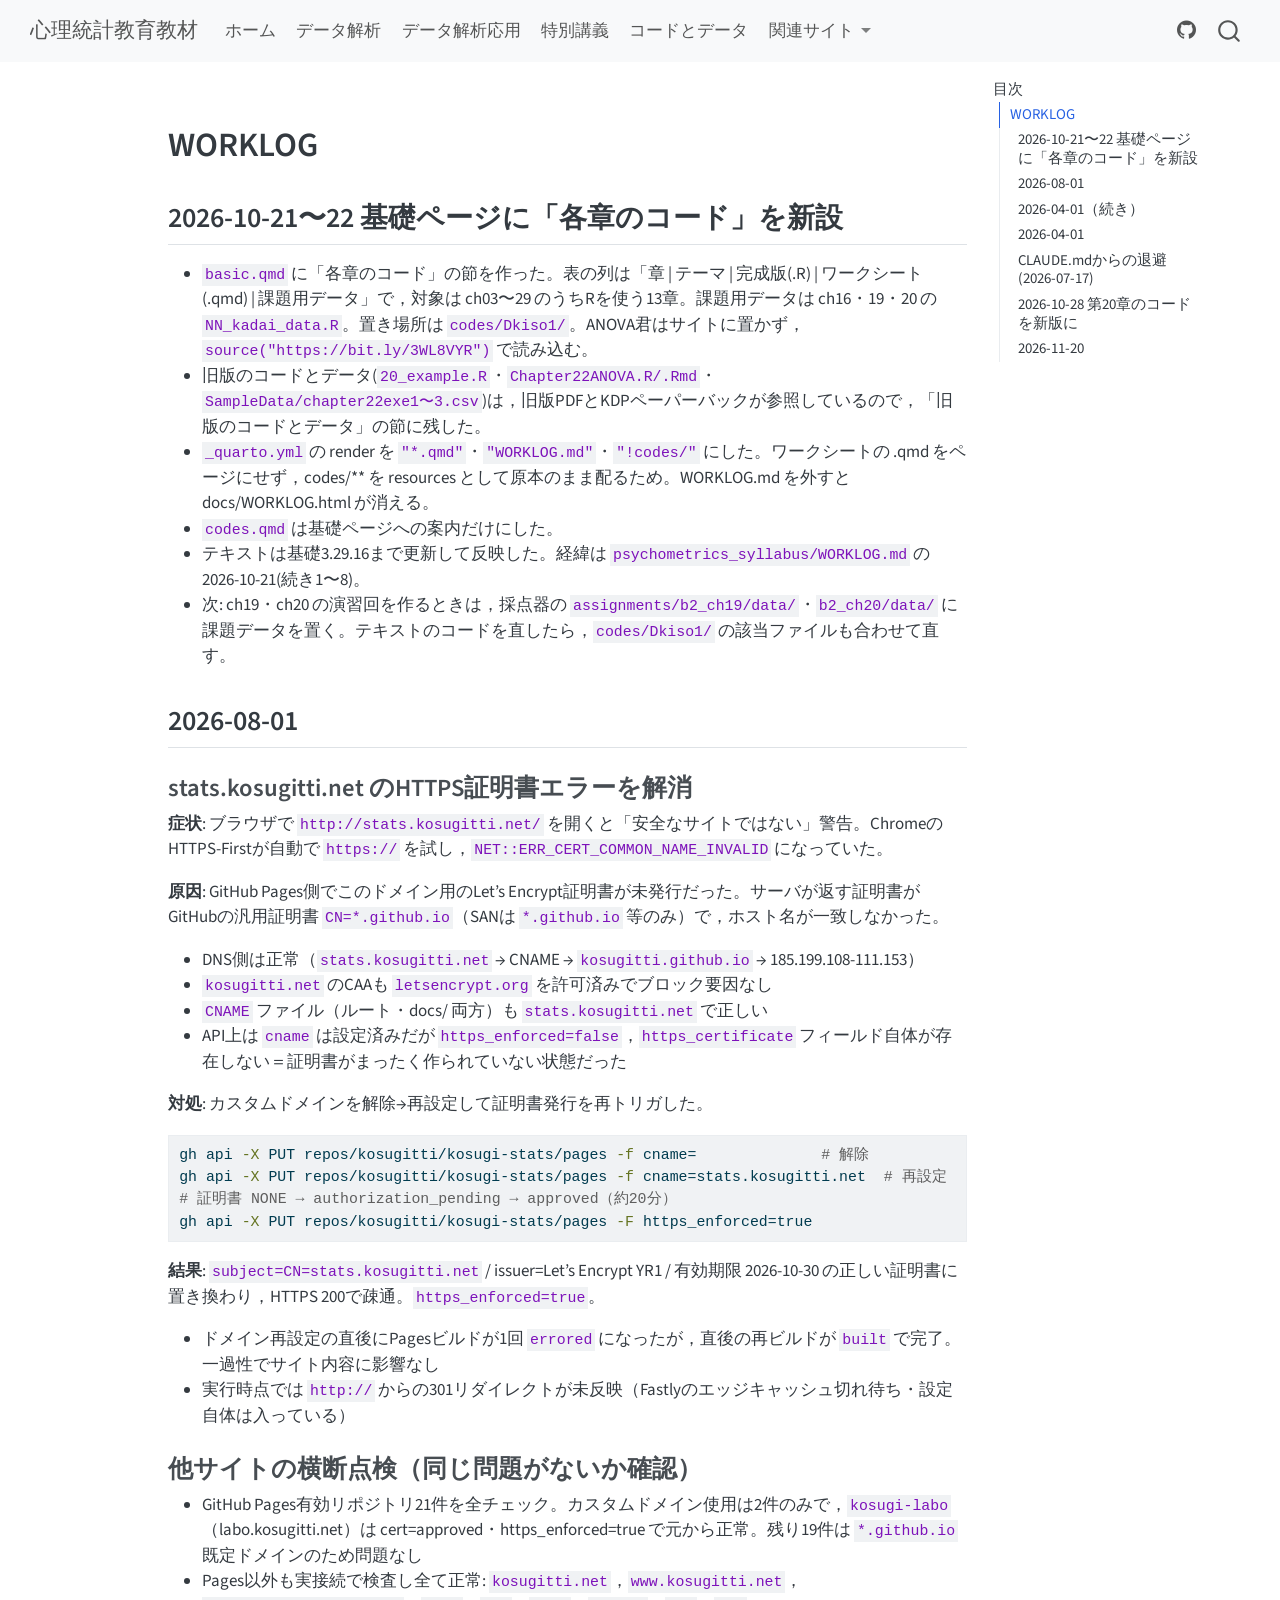
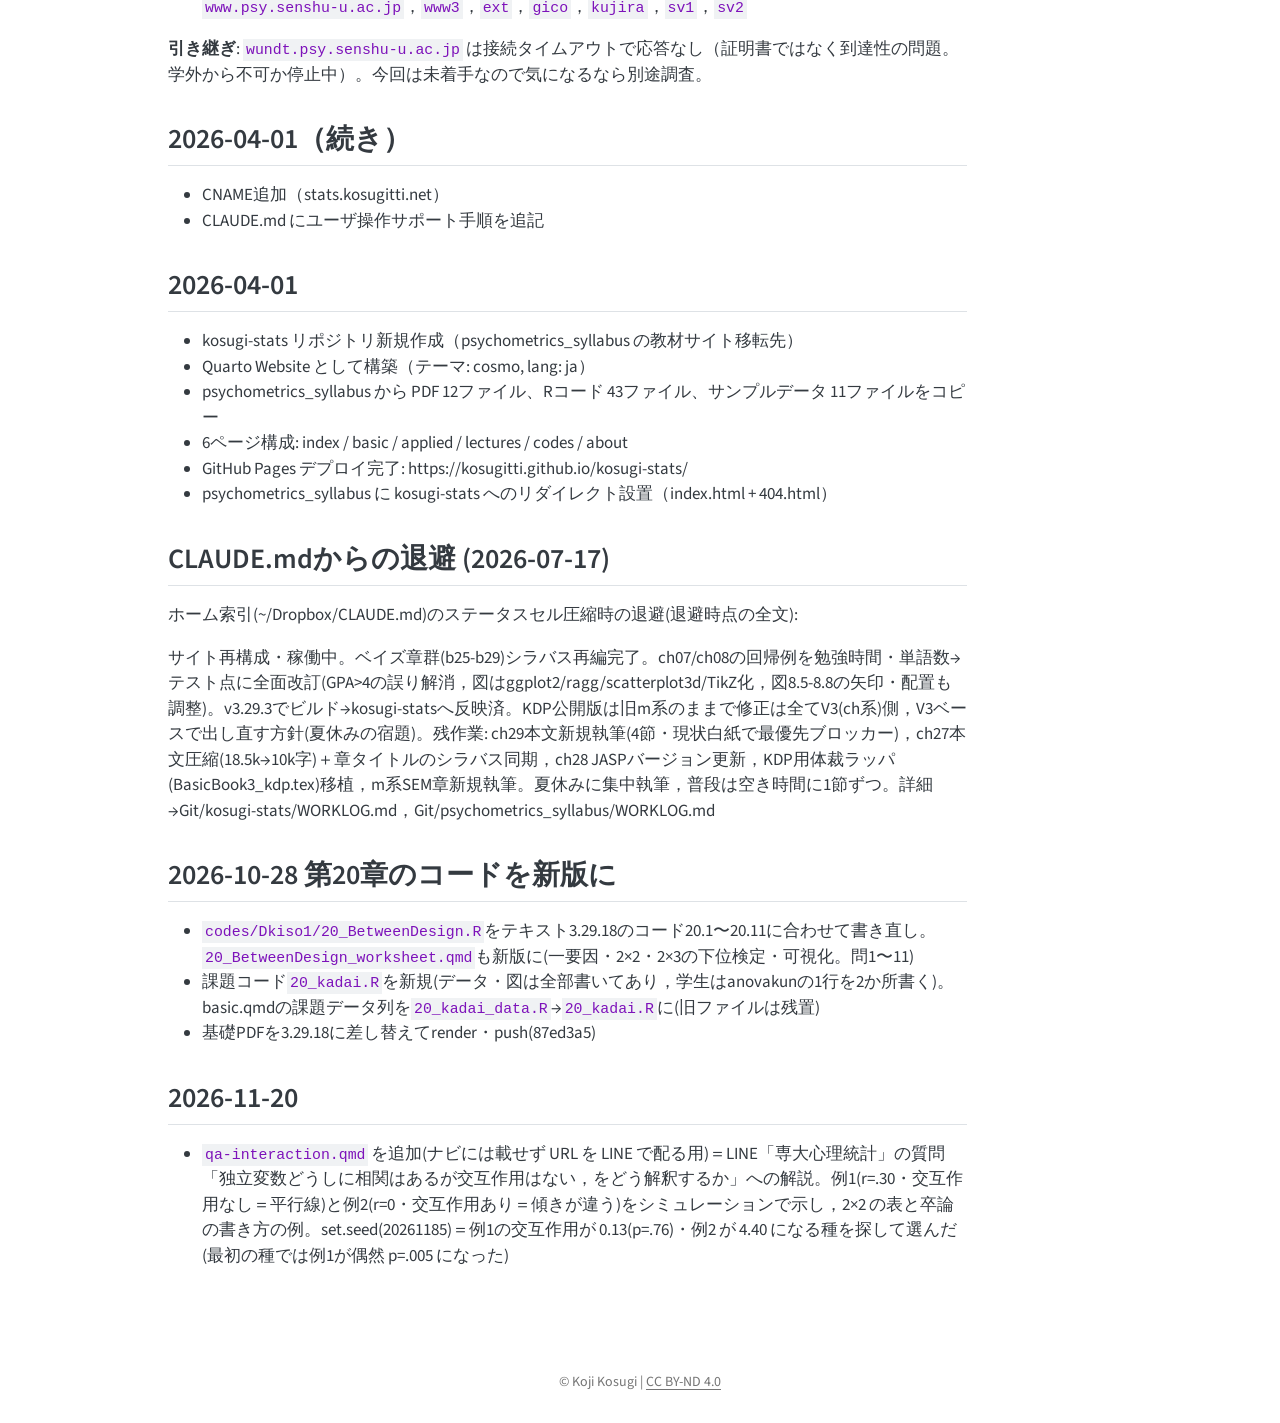
<file: docs/WORKLOG.html>
<!DOCTYPE html>
<html xmlns="http://www.w3.org/1999/xhtml" lang="ja" xml:lang="ja"><head>

<meta charset="utf-8">
<meta name="generator" content="quarto-1.11.9">

<meta name="viewport" content="width=device-width, initial-scale=1.0, user-scalable=yes">


<title>worklog – 心理統計教育教材</title>
<style>
/* Default styles provided by pandoc.
** See https://pandoc.org/MANUAL.html#variables-for-html for config info.
*/
span.smallcaps{font-variant: small-caps;}
div.columns{display: flex; gap: 1.5em;}
div.column{flex: auto;}
@media screen {
div.columns{gap: min(4vw, 1.5em);}
div.column{overflow-x: auto;}
}
div.hanging-indent{margin-left: 1.5em; text-indent: -1.5em;}
ul.task-list{list-style: none;}
ul.task-list li input[type="checkbox"] {
  width: 0.8em;
  margin: 0 0.8em 0.2em -1em; /* quarto-specific, see https://github.com/quarto-dev/quarto-cli/issues/4556 */ 
  vertical-align: middle;
}
/* CSS for syntax highlighting */
html { -webkit-text-size-adjust: 100%; }
pre > code.sourceCode { white-space: pre; position: relative; }
pre > code.sourceCode > span { display: inline-block; line-height: 1.25; }
pre > code.sourceCode > span:empty { height: 1.2em; }
.sourceCode { overflow: visible; }
code.sourceCode > span { color: inherit; text-decoration: inherit; }
div.sourceCode { margin: 1em 0; }
pre.sourceCode { margin: 0; }
@media screen {
div.sourceCode { overflow: auto; }
}
@media print {
pre > code.sourceCode { white-space: pre-wrap; }
pre > code.sourceCode > span { text-indent: -5em; padding-left: 5em; }
}
pre.numberSource code
  { counter-reset: source-line 0; }
pre.numberSource code > span
  { position: relative; left: -4em; counter-increment: source-line; }
pre.numberSource code > span > a:first-child::before
  { content: counter(source-line);
    position: relative; left: -1em; text-align: right; vertical-align: baseline;
    border: none; display: inline-block;
    -webkit-touch-callout: none; -webkit-user-select: none;
    -khtml-user-select: none; -moz-user-select: none;
    -ms-user-select: none; user-select: none;
    padding: 0 4px; width: 4em;
  }
pre.numberSource { margin-left: 3em;  padding-left: 4px; }
div.sourceCode
  {   }
@media screen {
pre > code.sourceCode > span > a:first-child::before { text-decoration: underline; }
}
</style>


<script src="site_libs/quarto-nav/quarto-nav.js"></script>
<script src="site_libs/quarto-nav/headroom.min.js"></script>
<script src="site_libs/clipboard/clipboard.min.js"></script>
<script src="site_libs/quarto-search/autocomplete.umd.js"></script>
<script src="site_libs/quarto-search/fuse.min.js"></script>
<script src="site_libs/quarto-search/quarto-search.js"></script>
<meta name="quarto:offset" content="./">
<script src="site_libs/quarto-html/quarto.js" type="module"></script>
<script src="site_libs/quarto-html/tabsets/tabsets.js" type="module"></script>
<script src="site_libs/quarto-html/scrollable-regions/scrollable-regions.js" type="module"></script>
<script src="site_libs/quarto-html/popper.min.js"></script>
<script src="site_libs/quarto-html/tippy.umd.min.js"></script>
<script src="site_libs/quarto-html/anchor.min.js"></script>
<link href="site_libs/quarto-html/tippy.css" rel="stylesheet">
<link href="site_libs/quarto-html/quarto-syntax-highlighting-63b5708e65d6cd79cd7618c58d0c21e7.css" rel="stylesheet" id="quarto-text-highlighting-styles">
<script src="site_libs/bootstrap/bootstrap.min.js"></script>
<link href="site_libs/bootstrap/bootstrap-icons.css" rel="stylesheet">
<link href="site_libs/bootstrap/bootstrap-d31a0c91b01e363be7b7a36e602e2c70.min.css" rel="stylesheet" append-hash="true" id="quarto-bootstrap" data-mode="light">
<script id="quarto-search-options" type="application/json">{
  "location": "navbar",
  "copy-button": false,
  "collapse-after": 3,
  "panel-placement": "end",
  "type": "overlay",
  "limit": 50,
  "keyboard-shortcut": [
    "f",
    "/",
    "s"
  ],
  "show-item-context": false,
  "language": {
    "search-no-results-text": "一致なし",
    "search-matching-documents-text": "一致した文書",
    "search-copy-link-title": "検索へのリンクをコピー",
    "search-hide-matches-text": "追加の検索結果を非表示",
    "search-more-match-text": "追加の検索結果",
    "search-more-matches-text": "追加の検索結果",
    "search-clear-button-title": "消去",
    "search-text-placeholder": "",
    "search-detached-cancel-button-title": "取消",
    "search-submit-button-title": "検索",
    "search-label": "サーチ"
  }
}</script>


<link rel="stylesheet" href="styles.css">
</head>

<body class="nav-fixed quarto-light"><a id="quarto-skip-link" class="visually-hidden-focusable" href="#quarto-document-content">メインコンテンツにスキップ</a>

<div id="quarto-search-results"></div>
  <header id="quarto-header" class="headroom fixed-top">
    <nav class="navbar navbar-expand-lg " data-bs-theme="dark" aria-label="ウェブサイト">
      <div class="navbar-container container-fluid">
      <div class="navbar-brand-container mx-auto">
    <a class="navbar-brand" href="./index.html">
    <span class="navbar-title">心理統計教育教材</span>
    </a>
  </div>
          <button class="navbar-toggler" type="button" data-bs-toggle="collapse" data-bs-target="#navbarCollapse" aria-controls="navbarCollapse" aria-expanded="false" aria-label="ナビゲーションを切り替える" onclick="if (window.quartoToggleHeadroom) { window.quartoToggleHeadroom(); }">
  <span class="navbar-toggler-icon"></span>
</button>
          <div class="collapse navbar-collapse" id="navbarCollapse">
            <ul class="navbar-nav navbar-nav-scroll me-auto">
  <li class="nav-item">
    <a class="nav-link" href="./index.html"> 
<span class="menu-text">ホーム</span></a>
  </li>  
  <li class="nav-item">
    <a class="nav-link" href="./basic.html"> 
<span class="menu-text">データ解析</span></a>
  </li>  
  <li class="nav-item">
    <a class="nav-link" href="./applied.html"> 
<span class="menu-text">データ解析応用</span></a>
  </li>  
  <li class="nav-item">
    <a class="nav-link" href="./lectures.html"> 
<span class="menu-text">特別講義</span></a>
  </li>  
  <li class="nav-item">
    <a class="nav-link" href="./codes.html"> 
<span class="menu-text">コードとデータ</span></a>
  </li>  
  <li class="nav-item dropdown ">
    <a class="nav-link dropdown-toggle" href="#" id="nav-menu-" role="link" data-bs-toggle="dropdown" aria-expanded="false">
 <span class="menu-text">関連サイト</span>
    </a>
    <ul class="dropdown-menu" aria-labelledby="nav-menu-">    
        <li>
    <a class="dropdown-item" href="https://kosugitti.github.io/PsyStatsPracticals/">
 <span class="dropdown-text">心理学統計実習（Webテキスト）</span></a>
  </li>  
        <li>
    <a class="dropdown-item" href="https://kosugitti.github.io/kosugi-labo/r-tutorial/index.html">
 <span class="dropdown-text">小杉ゼミ（Rドリル）</span></a>
  </li>  
        <li>
    <a class="dropdown-item" href="https://kosugitti.github.io/">
 <span class="dropdown-text">小杉ポータル</span></a>
  </li>  
    </ul>
  </li>
</ul>
            <ul class="navbar-nav navbar-nav-scroll ms-auto">
  <li class="nav-item compact">
    <a class="nav-link" href="https://github.com/kosugitti/kosugi-stats"> <i class="bi bi-github" role="img">
</i> 
<span class="menu-text"></span></a>
  </li>  
</ul>
          </div> <!-- /navcollapse -->
            <div class="quarto-navbar-tools">
</div>
            <div id="quarto-search" class="" title="サーチ"></div>
      </div> <!-- /container-fluid -->
    </nav>
</header>
<!-- content -->
<div id="quarto-content" class="quarto-container page-columns page-rows-contents page-layout-article page-navbar">
<!-- sidebar -->
<!-- margin-sidebar -->
    <div id="quarto-margin-sidebar" class="sidebar margin-sidebar">
        <nav id="TOC" role="doc-toc" aria-labelledby="toc-title" class="toc-active">
    <h2 id="toc-title">目次</h2>
   
  <ul>
  <li><a href="#worklog" id="toc-worklog" class="nav-link active" data-scroll-target="#worklog">WORKLOG</a>
  <ul class="collapse">
  <li><a href="#基礎ページに各章のコードを新設" id="toc-基礎ページに各章のコードを新設" class="nav-link" data-scroll-target="#基礎ページに各章のコードを新設">2026-10-21〜22 基礎ページに「各章のコード」を新設</a></li>
  <li><a href="#section" id="toc-section" class="nav-link" data-scroll-target="#section">2026-08-01</a>
  <ul class="collapse">
  <li><a href="#stats.kosugitti.net-のhttps証明書エラーを解消" id="toc-stats.kosugitti.net-のhttps証明書エラーを解消" class="nav-link" data-scroll-target="#stats.kosugitti.net-のhttps証明書エラーを解消">stats.kosugitti.net のHTTPS証明書エラーを解消</a></li>
  <li><a href="#他サイトの横断点検同じ問題がないか確認" id="toc-他サイトの横断点検同じ問題がないか確認" class="nav-link" data-scroll-target="#他サイトの横断点検同じ問題がないか確認">他サイトの横断点検（同じ問題がないか確認）</a></li>
  </ul></li>
  <li><a href="#続き" id="toc-続き" class="nav-link" data-scroll-target="#続き">2026-04-01（続き）</a></li>
  <li><a href="#section-1" id="toc-section-1" class="nav-link" data-scroll-target="#section-1">2026-04-01</a></li>
  <li><a href="#claude.mdからの退避-2026-07-17" id="toc-claude.mdからの退避-2026-07-17" class="nav-link" data-scroll-target="#claude.mdからの退避-2026-07-17">CLAUDE.mdからの退避 (2026-07-17)</a></li>
  <li><a href="#第20章のコードを新版に" id="toc-第20章のコードを新版に" class="nav-link" data-scroll-target="#第20章のコードを新版に">2026-10-28 第20章のコードを新版に</a></li>
  <li><a href="#section-2" id="toc-section-2" class="nav-link" data-scroll-target="#section-2">2026-11-20</a></li>
  </ul></li>
  </ul>
</nav>
    </div>
<!-- main -->
<main class="content" id="quarto-document-content" tabindex="-1"><header id="title-block-header" class="quarto-title-block"></header>




<section id="worklog" class="level1">
<h1>WORKLOG</h1>
<section id="基礎ページに各章のコードを新設" class="level2">
<h2 class="anchored" data-anchor-id="基礎ページに各章のコードを新設">2026-10-21〜22 基礎ページに「各章のコード」を新設</h2>
<ul>
<li><code>basic.qmd</code> に「各章のコード」の節を作った。表の列は「章 | テーマ | 完成版(.R) | ワークシート(.qmd) | 課題用データ」で，対象は ch03〜29 のうちRを使う13章。課題用データは ch16・19・20 の <code>NN_kadai_data.R</code>。置き場所は <code>codes/Dkiso1/</code>。ANOVA君はサイトに置かず，<code>source("https://bit.ly/3WL8VYR")</code> で読み込む。</li>
<li>旧版のコードとデータ(<code>20_example.R</code>・<code>Chapter22ANOVA.R/.Rmd</code>・<code>SampleData/chapter22exe1〜3.csv</code>)は，旧版PDFとKDPペーパーバックが参照しているので，「旧版のコードとデータ」の節に残した。</li>
<li><code>_quarto.yml</code> の render を <code>"*.qmd"</code>・<code>"WORKLOG.md"</code>・<code>"!codes/"</code> にした。ワークシートの .qmd をページにせず，codes/** を resources として原本のまま配るため。WORKLOG.md を外すと docs/WORKLOG.html が消える。</li>
<li><code>codes.qmd</code> は基礎ページへの案内だけにした。</li>
<li>テキストは基礎3.29.16まで更新して反映した。経緯は <code>psychometrics_syllabus/WORKLOG.md</code> の 2026-10-21(続き1〜8)。</li>
<li>次: ch19・ch20 の演習回を作るときは，採点器の <code>assignments/b2_ch19/data/</code>・<code>b2_ch20/data/</code> に課題データを置く。テキストのコードを直したら，<code>codes/Dkiso1/</code> の該当ファイルも合わせて直す。</li>
</ul>
</section>
<section id="section" class="level2">
<h2 class="anchored" data-anchor-id="section">2026-08-01</h2>
<section id="stats.kosugitti.net-のhttps証明書エラーを解消" class="level3">
<h3 class="anchored" data-anchor-id="stats.kosugitti.net-のhttps証明書エラーを解消">stats.kosugitti.net のHTTPS証明書エラーを解消</h3>
<p><strong>症状</strong>: ブラウザで <code>http://stats.kosugitti.net/</code> を開くと「安全なサイトではない」警告。ChromeのHTTPS-Firstが自動で <code>https://</code> を試し，<code>NET::ERR_CERT_COMMON_NAME_INVALID</code> になっていた。</p>
<p><strong>原因</strong>: GitHub Pages側でこのドメイン用のLet’s Encrypt証明書が未発行だった。サーバが返す証明書がGitHubの汎用証明書 <code>CN=*.github.io</code>（SANは <code>*.github.io</code> 等のみ）で，ホスト名が一致しなかった。</p>
<ul>
<li>DNS側は正常（<code>stats.kosugitti.net</code> → CNAME → <code>kosugitti.github.io</code> → 185.199.108-111.153）</li>
<li><code>kosugitti.net</code> のCAAも <code>letsencrypt.org</code> を許可済みでブロック要因なし</li>
<li><code>CNAME</code> ファイル（ルート・docs/ 両方）も <code>stats.kosugitti.net</code> で正しい</li>
<li>API上は <code>cname</code> は設定済みだが <code>https_enforced=false</code>，<code>https_certificate</code> フィールド自体が存在しない＝証明書がまったく作られていない状態だった</li>
</ul>
<p><strong>対処</strong>: カスタムドメインを解除→再設定して証明書発行を再トリガした。</p>
<div class="code-copy-outer-scaffold"><div class="sourceCode" id="cb1"><pre class="sourceCode bash code-with-copy"><code class="sourceCode bash"><span id="cb1-1"><a href="#cb1-1" aria-hidden="true" tabindex="-1"></a><span class="ex">gh</span> api <span class="at">-X</span> PUT repos/kosugitti/kosugi-stats/pages <span class="at">-f</span> cname=              <span class="co"># 解除</span></span>
<span id="cb1-2"><a href="#cb1-2" aria-hidden="true" tabindex="-1"></a><span class="ex">gh</span> api <span class="at">-X</span> PUT repos/kosugitti/kosugi-stats/pages <span class="at">-f</span> cname=stats.kosugitti.net  <span class="co"># 再設定</span></span>
<span id="cb1-3"><a href="#cb1-3" aria-hidden="true" tabindex="-1"></a><span class="co"># 証明書 NONE → authorization_pending → approved（約20分）</span></span>
<span id="cb1-4"><a href="#cb1-4" aria-hidden="true" tabindex="-1"></a><span class="ex">gh</span> api <span class="at">-X</span> PUT repos/kosugitti/kosugi-stats/pages <span class="at">-F</span> https_enforced=true</span></code></pre></div><button title="コピー" class="code-copy-button"><i class="bi"></i></button></div>
<p><strong>結果</strong>: <code>subject=CN=stats.kosugitti.net</code> / issuer=Let’s Encrypt YR1 / 有効期限 2026-10-30 の正しい証明書に置き換わり，HTTPS 200で疎通。<code>https_enforced=true</code>。</p>
<ul>
<li>ドメイン再設定の直後にPagesビルドが1回 <code>errored</code> になったが，直後の再ビルドが <code>built</code> で完了。一過性でサイト内容に影響なし</li>
<li>実行時点では <code>http://</code> からの301リダイレクトが未反映（Fastlyのエッジキャッシュ切れ待ち・設定自体は入っている）</li>
</ul>
</section>
<section id="他サイトの横断点検同じ問題がないか確認" class="level3">
<h3 class="anchored" data-anchor-id="他サイトの横断点検同じ問題がないか確認">他サイトの横断点検（同じ問題がないか確認）</h3>
<ul>
<li>GitHub Pages有効リポジトリ21件を全チェック。カスタムドメイン使用は2件のみで，<code>kosugi-labo</code>（labo.kosugitti.net）は cert=approved・https_enforced=true で元から正常。残り19件は <code>*.github.io</code> 既定ドメインのため問題なし</li>
<li>Pages以外も実接続で検査し全て正常: <code>kosugitti.net</code>，<code>www.kosugitti.net</code>，<code>www.psy.senshu-u.ac.jp</code>，<code>www3</code>，<code>ext</code>，<code>gico</code>，<code>kujira</code>，<code>sv1</code>，<code>sv2</code></li>
</ul>
<p><strong>引き継ぎ</strong>: <code>wundt.psy.senshu-u.ac.jp</code> は接続タイムアウトで応答なし（証明書ではなく到達性の問題。学外から不可か停止中）。今回は未着手なので気になるなら別途調査。</p>
</section>
</section>
<section id="続き" class="level2">
<h2 class="anchored" data-anchor-id="続き">2026-04-01（続き）</h2>
<ul>
<li>CNAME追加（stats.kosugitti.net）</li>
<li>CLAUDE.md にユーザ操作サポート手順を追記</li>
</ul>
</section>
<section id="section-1" class="level2">
<h2 class="anchored" data-anchor-id="section-1">2026-04-01</h2>
<ul>
<li>kosugi-stats リポジトリ新規作成（psychometrics_syllabus の教材サイト移転先）</li>
<li>Quarto Website として構築（テーマ: cosmo, lang: ja）</li>
<li>psychometrics_syllabus から PDF 12ファイル、Rコード 43ファイル、サンプルデータ 11ファイルをコピー</li>
<li>6ページ構成: index / basic / applied / lectures / codes / about</li>
<li>GitHub Pages デプロイ完了: https://kosugitti.github.io/kosugi-stats/</li>
<li>psychometrics_syllabus に kosugi-stats へのリダイレクト設置（index.html + 404.html）</li>
</ul>
</section>
<section id="claude.mdからの退避-2026-07-17" class="level2">
<h2 class="anchored" data-anchor-id="claude.mdからの退避-2026-07-17">CLAUDE.mdからの退避 (2026-07-17)</h2>
<p>ホーム索引(~/Dropbox/CLAUDE.md)のステータスセル圧縮時の退避(退避時点の全文):</p>
<p>サイト再構成・稼働中。ベイズ章群(b25-b29)シラバス再編完了。ch07/ch08の回帰例を勉強時間・単語数→テスト点に全面改訂(GPA&gt;4の誤り解消，図はggplot2/ragg/scatterplot3d/TikZ化，図8.5-8.8の矢印・配置も調整)。v3.29.3でビルド→kosugi-statsへ反映済。KDP公開版は旧m系のままで修正は全てV3(ch系)側，V3ベースで出し直す方針(夏休みの宿題)。残作業: ch29本文新規執筆(4節・現状白紙で最優先ブロッカー)，ch27本文圧縮(18.5k→10k字)＋章タイトルのシラバス同期，ch28 JASPバージョン更新，KDP用体裁ラッパ(BasicBook3_kdp.tex)移植，m系SEM章新規執筆。夏休みに集中執筆，普段は空き時間に1節ずつ。詳細→Git/kosugi-stats/WORKLOG.md，Git/psychometrics_syllabus/WORKLOG.md</p>
</section>
<section id="第20章のコードを新版に" class="level2">
<h2 class="anchored" data-anchor-id="第20章のコードを新版に">2026-10-28 第20章のコードを新版に</h2>
<ul>
<li><code>codes/Dkiso1/20_BetweenDesign.R</code>をテキスト3.29.18のコード20.1〜20.11に合わせて書き直し。<code>20_BetweenDesign_worksheet.qmd</code>も新版に(一要因・2×2・2×3の下位検定・可視化。問1〜11)</li>
<li>課題コード<code>20_kadai.R</code>を新規(データ・図は全部書いてあり，学生はanovakunの1行を2か所書く)。basic.qmdの課題データ列を<code>20_kadai_data.R</code>→<code>20_kadai.R</code>に(旧ファイルは残置)</li>
<li>基礎PDFを3.29.18に差し替えてrender・push(87ed3a5)</li>
</ul>
</section>
<section id="section-2" class="level2">
<h2 class="anchored" data-anchor-id="section-2">2026-11-20</h2>
<ul>
<li><code>qa-interaction.qmd</code> を追加(ナビには載せず URL を LINE で配る用)＝LINE「専大心理統計」の質問「独立変数どうしに相関はあるが交互作用はない，をどう解釈するか」への解説。例1(r=.30・交互作用なし＝平行線)と例2(r=0・交互作用あり＝傾きが違う)をシミュレーションで示し，2×2 の表と卒論の書き方の例。set.seed(20261185)＝例1の交互作用が 0.13(p=.76)・例2 が 4.40 になる種を探して選んだ(最初の種では例1が偶然 p=.005 になった)</li>
</ul>


</section>
</section>

</main> <!-- /main -->
<script id="quarto-html-after-body" type="application/javascript">
  window.document.addEventListener("DOMContentLoaded", function (event) {
    const icon = "";
    const anchorJS = new window.AnchorJS();
    anchorJS.options = {
      placement: 'right',
      icon: icon
    };
    anchorJS.add('.anchored');
    const isCodeAnnotation = (el) => {
      for (const clz of el.classList) {
        if (clz.startsWith('code-annotation-')) {                     
          return true;
        }
      }
      return false;
    }
    const onCopySuccess = function(e) {
      // button target
      const button = e.trigger;
      // don't keep focus
      button.blur();
      // flash "checked"
      button.classList.add('code-copy-button-checked');
      var currentTitle = button.getAttribute("title");
      button.setAttribute("title", "コピーしました");
      let tooltip;
      if (window.bootstrap) {
        button.setAttribute("data-bs-toggle", "tooltip");
        button.setAttribute("data-bs-placement", "left");
        button.setAttribute("data-bs-title", "コピーしました");
        tooltip = new bootstrap.Tooltip(button, 
          { trigger: "manual", 
            customClass: "code-copy-button-tooltip",
            offset: [0, -8]});
        tooltip.show();    
      }
      setTimeout(function() {
        if (tooltip) {
          tooltip.hide();
          button.removeAttribute("data-bs-title");
          button.removeAttribute("data-bs-toggle");
          button.removeAttribute("data-bs-placement");
        }
        button.setAttribute("title", currentTitle);
        button.classList.remove('code-copy-button-checked');
      }, 1000);
      // clear code selection
      e.clearSelection();
    }
    const getTextToCopy = function(trigger) {
      const outerScaffold = trigger.parentElement.cloneNode(true);
      const codeEl = outerScaffold.querySelector('code');
      for (const childEl of codeEl.children) {
        if (isCodeAnnotation(childEl)) {
          childEl.remove();
        }
      }
      return codeEl.innerText;
    }
    const clipboard = new window.ClipboardJS('.code-copy-button:not([data-in-quarto-modal])', {
      text: getTextToCopy
    });
    clipboard.on('success', onCopySuccess);
    if (window.document.getElementById('quarto-embedded-source-code-modal')) {
      const clipboardModal = new window.ClipboardJS('.code-copy-button[data-in-quarto-modal]', {
        text: getTextToCopy,
        container: window.document.getElementById('quarto-embedded-source-code-modal')
      });
      clipboardModal.on('success', onCopySuccess);
    }
      var localhostRegex = new RegExp(/^(?:http|https):\/\/localhost\:?[0-9]*\//);
      var mailtoRegex = new RegExp(/^mailto:/);
        var filterRegex = new RegExp("https:\/\/stats\.kosugitti\.net\/");
      var isInternal = (href) => {
          return filterRegex.test(href) || localhostRegex.test(href) || mailtoRegex.test(href);
      }
      // Inspect non-navigation links and adorn them if external
      window.quartoDecorateExternalLinks = function (root) {
     var links = (root || window.document).querySelectorAll('a[href]:not(.nav-link):not(.navbar-brand):not(.toc-action):not(.sidebar-link):not(.sidebar-item-toggle):not(.pagination-link):not(.no-external):not([aria-hidden]):not(.dropdown-item):not(.quarto-navigation-tool):not(.about-link)');
      for (var i=0; i<links.length; i++) {
        const link = links[i];
        if (!isInternal(link.href)) {
          // undo the damage that might have been done by quarto-nav.js in the case of
          // links that we want to consider external
          if (link.dataset.originalHref !== undefined) {
            link.href = link.dataset.originalHref;
          }
          if (!link.classList.contains('no-external-icon')) {
          }
        }
      }
      };
      window.quartoDecorateExternalLinks(window.document);
    // Esc closes the popup (WCAG 1.4.13) and focus leaving both trigger and
    // popup closes it (WCAG 2.4.11); tippy handles neither for interactive popups.
    const hideOnEscAndFocusOut = {
      name: 'hideOnEscAndFocusOut',
      defaultValue: true,
      fn(instance) {
        const dismiss = () => {
          // A show scheduled by the trigger delay would otherwise reopen it
          instance.clearDelayTimeouts();
          instance.hide();
        };
        const onKeyDown = (event) => {
          if (event.key !== 'Escape') {
            return;
          }
          // Keep Esc from also reaching page handlers (e.g. reveal.js overview),
          // except an open reveal.js slide menu, which Esc should close too.
          // The menu handles keys only when its keyboard option is on.
          const menuHandlesEsc = window.Reveal?.getPlugin?.('menu')?.isOpen() &&
            window.Reveal.getConfig().menu?.keyboard !== false;
          if (!menuHandlesEsc) {
            event.stopPropagation();
          }
          if (instance.popper.contains(window.document.activeElement)) {
            // Disabled while refocusing so the focus trigger does not reopen it
            instance.disable();
            instance.reference.focus();
            instance.enable();
          }
          dismiss();
        };
        const onFocusOut = (event) => {
          const target = event.relatedTarget;
          if (target && !instance.reference.contains(target) &&
              !instance.popper.contains(target)) {
            dismiss();
          }
        };
        // On the trigger too: a click trigger (code-annotations: select) has no
        // blur handling. Attached for the instance's lifetime so leaving the
        // trigger also cancels a show still pending on the trigger delay.
        instance.reference.addEventListener('focusout', onFocusOut);
        return {
          onShow() {
            window.document.addEventListener('keydown', onKeyDown, true);
            instance.popper.addEventListener('focusout', onFocusOut);
          },
          onHide() {
            window.document.removeEventListener('keydown', onKeyDown, true);
            instance.popper.removeEventListener('focusout', onFocusOut);
          },
          onDestroy() {
            instance.reference.removeEventListener('focusout', onFocusOut);
          },
        };
      },
    };
    function tippyHover(el, contentFn, onTriggerFn, onUntriggerFn) {
      const config = {
        allowHTML: true,
        maxWidth: 500,
        delay: 100,
        arrow: false,
        appendTo: function(el) {
            return el.parentElement;
        },
        interactive: true,
        interactiveBorder: 10,
        theme: 'quarto',
        placement: 'bottom-start',
        plugins: [hideOnEscAndFocusOut],
      };
      if (contentFn) {
        config.content = contentFn;
      }
      if (onTriggerFn) {
        config.onTrigger = onTriggerFn;
      }
      if (onUntriggerFn) {
        config.onUntrigger = onUntriggerFn;
      }
      window.tippy(el, config); 
    }
    const noterefs = window.document.querySelectorAll('a[role="doc-noteref"]');
    for (var i=0; i<noterefs.length; i++) {
      const ref = noterefs[i];
      tippyHover(ref, function() {
        // use id or data attribute instead here
        let href = ref.getAttribute('data-footnote-href') || ref.getAttribute('href');
        try { href = new URL(href).hash; } catch {}
        const id = href.replace(/^#\/?/, "");
        const note = window.document.getElementById(id);
        if (note) {
          return note.innerHTML;
        } else {
          return "";
        }
      });
    }
    const xrefs = window.document.querySelectorAll('a.quarto-xref');
    const processXRef = (id, note) => {
      // Strip column container classes
      const stripColumnClz = (el) => {
        el.classList.remove("page-full", "page-columns");
        if (el.children) {
          for (const child of el.children) {
            stripColumnClz(child);
          }
        }
      }
      stripColumnClz(note)
      if (id === null || id.startsWith('sec-')) {
        // Special case sections, only their first couple elements
        const container = document.createElement("div");
        if (note.children && note.children.length > 2) {
          container.appendChild(note.children[0].cloneNode(true));
          for (let i = 1; i < note.children.length; i++) {
            const child = note.children[i];
            if (child.tagName === "P" && child.innerText === "") {
              continue;
            } else {
              container.appendChild(child.cloneNode(true));
              break;
            }
          }
          if (window.Quarto?.typesetMath) {
            window.Quarto.typesetMath(container);
          }
          return container.innerHTML
        } else {
          if (window.Quarto?.typesetMath) {
            window.Quarto.typesetMath(note);
          }
          return note.innerHTML;
        }
      } else {
        // Remove any anchor links if they are present
        const anchorLink = note.querySelector('a.anchorjs-link');
        if (anchorLink) {
          anchorLink.remove();
        }
        if (window.Quarto?.typesetMath) {
          window.Quarto.typesetMath(note);
        }
        if (note.classList.contains("callout")) {
          return note.outerHTML;
        } else {
          return note.innerHTML;
        }
      }
    }
    for (var i=0; i<xrefs.length; i++) {
      const xref = xrefs[i];
      tippyHover(xref, undefined, function(instance) {
        instance.disable();
        let url = xref.getAttribute('href');
        let hash = undefined; 
        if (url.startsWith('#')) {
          hash = url;
        } else {
          try { hash = new URL(url).hash; } catch {}
        }
        if (hash) {
          const id = hash.replace(/^#\/?/, "");
          const note = window.document.getElementById(id);
          if (note !== null) {
            try {
              const html = processXRef(id, note.cloneNode(true));
              instance.setContent(html);
            } finally {
              instance.enable();
              instance.show();
            }
          } else {
            // See if we can fetch this
            fetch(url.split('#')[0])
            .then(res => res.text())
            .then(html => {
              const parser = new DOMParser();
              const htmlDoc = parser.parseFromString(html, "text/html");
              const note = htmlDoc.getElementById(id);
              if (note !== null) {
                const html = processXRef(id, note);
                instance.setContent(html);
              } 
            }).finally(() => {
              instance.enable();
              instance.show();
            });
          }
        } else {
          // See if we can fetch a full url (with no hash to target)
          // This is a special case and we should probably do some content thinning / targeting
          fetch(url)
          .then(res => res.text())
          .then(html => {
            const parser = new DOMParser();
            const htmlDoc = parser.parseFromString(html, "text/html");
            const note = htmlDoc.querySelector('main.content');
            if (note !== null) {
              // This should only happen for chapter cross references
              // (since there is no id in the URL)
              // remove the first header
              if (note.children.length > 0 && note.children[0].tagName === "HEADER") {
                note.children[0].remove();
              }
              const html = processXRef(null, note);
              instance.setContent(html);
            } 
          }).finally(() => {
            instance.enable();
            instance.show();
          });
        }
      }, function(instance) {
      });
    }
        let selectedAnnoteEl;
        const selectorForAnnotation = ( cell, annotation) => {
          let cellAttr = 'data-code-cell="' + cell + '"';
          let lineAttr = 'data-code-annotation="' +  annotation + '"';
          const selector = 'span[' + cellAttr + '][' + lineAttr + ']';
          return selector;
        }
        const selectCodeLines = (annoteEl) => {
          const doc = window.document;
          const targetCell = annoteEl.getAttribute("data-target-cell");
          const targetAnnotation = annoteEl.getAttribute("data-target-annotation");
          const annoteSpan = window.document.querySelector(selectorForAnnotation(targetCell, targetAnnotation));
          const lines = annoteSpan.getAttribute("data-code-lines").split(",");
          const lineIds = lines.map((line) => {
            return targetCell + "-" + line;
          })
          // Each band is positioned against its own containing block, which is
          // not the offsetParent of the lines, so place it from client rects.
          const placeBand = (band, firstEl, lastEl, codeBlock) => {
            const container = band.offsetParent;
            if (container === null) {
              return;
            }
            const containerRect = container.getBoundingClientRect();
            // Reveal.js scales slides with a transform, so convert client
            // pixels back to the CSS pixels of the container.
            const scale = containerRect.height / container.offsetHeight || 1;
            const firstRect = firstEl.getBoundingClientRect();
            const lastRect = lastEl.getBoundingClientRect();
            const top = (firstRect.top - containerRect.top) / scale - container.clientTop + container.scrollTop;
            const height = (lastRect.bottom - firstRect.top) / scale;
            band.style.top = top - 2 + "px";
            band.style.height = height + 4 + "px";
            if (codeBlock) {
              // Without the copy button wrapper, the containing block is wider
              // than the code block, so span the code block explicitly.
              const blockRect = codeBlock.getBoundingClientRect();
              band.style.left = (blockRect.left - containerRect.left) / scale - container.clientLeft + container.scrollLeft + "px";
              band.style.width = blockRect.width / scale + "px";
            }
          };
          if (lineIds.length > 0) {
            const el = window.document.getElementById(lineIds[0]);
            const lastEl = window.document.getElementById(lineIds[lineIds.length - 1]);
            const parent = el.parentElement.parentElement;
            // cook up a div (if necessary) and position it
            let div = window.document.getElementById("code-annotation-line-highlight");
            if (div === null) {
              div = window.document.createElement("div");
              div.setAttribute("id", "code-annotation-line-highlight");
              div.style.position = 'absolute';
              parent.appendChild(div);
            }
            placeBand(div, el, lastEl, parent.closest("div.sourceCode") || parent);
            let gutterDiv = window.document.getElementById("code-annotation-line-highlight-gutter");
            if (gutterDiv === null) {
              gutterDiv = window.document.createElement("div");
              gutterDiv.setAttribute("id", "code-annotation-line-highlight-gutter");
              gutterDiv.style.position = 'absolute';
              const codeCell = window.document.getElementById(targetCell);
              const gutter = codeCell.querySelector('.code-annotation-gutter');
              gutter.appendChild(gutterDiv);
            }
            placeBand(gutterDiv, el, lastEl);
            selectedAnnoteEl = annoteEl;
          }
        };
        const unselectCodeLines = () => {
          const elementsIds = ["code-annotation-line-highlight", "code-annotation-line-highlight-gutter"];
          elementsIds.forEach((elId) => {
            const div = window.document.getElementById(elId);
            if (div) {
              div.remove();
            }
          });
          selectedAnnoteEl = undefined;
        };
          // Handle positioning of the toggle
      window.addEventListener(
        "resize",
        throttle(() => {
          elRect = undefined;
          if (selectedAnnoteEl) {
            selectCodeLines(selectedAnnoteEl);
          }
        }, 10)
      );
      function throttle(fn, ms) {
      let throttle = false;
      let timer;
        return (...args) => {
          if(!throttle) { // first call gets through
              fn.apply(this, args);
              throttle = true;
          } else { // all the others get throttled
              if(timer) clearTimeout(timer); // cancel #2
              timer = setTimeout(() => {
                fn.apply(this, args);
                timer = throttle = false;
              }, ms);
          }
        };
      }
        // Attach click handler to the DT
        const annoteDls = window.document.querySelectorAll('dt[data-target-cell]');
        for (const annoteDlNode of annoteDls) {
          annoteDlNode.addEventListener('click', (event) => {
            const clickedEl = event.target;
            if (clickedEl !== selectedAnnoteEl) {
              unselectCodeLines();
              const activeEl = window.document.querySelector('dt[data-target-cell].code-annotation-active');
              if (activeEl) {
                activeEl.classList.remove('code-annotation-active');
              }
              selectCodeLines(clickedEl);
              clickedEl.classList.add('code-annotation-active');
            } else {
              // Unselect the line
              unselectCodeLines();
              clickedEl.classList.remove('code-annotation-active');
            }
          });
        }
    const findCites = (el) => {
      const parentEl = el.parentElement;
      if (parentEl) {
        const cites = parentEl.dataset.cites;
        if (cites) {
          return {
            el,
            cites: cites.split(' ')
          };
        } else {
          return findCites(el.parentElement)
        }
      } else {
        return undefined;
      }
    };
    var bibliorefs = window.document.querySelectorAll('a[role="doc-biblioref"]');
    for (var i=0; i<bibliorefs.length; i++) {
      const ref = bibliorefs[i];
      const citeInfo = findCites(ref);
      if (citeInfo) {
        tippyHover(citeInfo.el, function() {
          var popup = window.document.createElement('div');
          citeInfo.cites.forEach(function(cite) {
            var citeDiv = window.document.createElement('div');
            citeDiv.classList.add('hanging-indent');
            citeDiv.classList.add('csl-entry');
            var biblioDiv = window.document.getElementById('ref-' + cite);
            if (biblioDiv) {
              citeDiv.innerHTML = biblioDiv.innerHTML;
            }
            popup.appendChild(citeDiv);
          });
          return popup.innerHTML;
        });
      }
    }
  });
  </script>
  <script type="application/javascript">
  window.quartoScrollableRegionsLabels = {"code":"スクロール可能なコード","output":"スクロール可能な出力"};
  </script>
</div> <!-- /content -->
<footer class="footer">
  <div class="nav-footer">
    <div class="nav-footer-left">
      &nbsp;
    </div>   
    <div class="nav-footer-center">
<p>© Koji Kosugi | <a rel="license" href="http://creativecommons.org/licenses/by-nd/4.0/">CC BY-ND 4.0</a></p>
</div>
    <div class="nav-footer-right">
      &nbsp;
    </div>
  </div>
</footer>




</body></html>
</file>
<file: docs/site_libs/quarto-html/tippy.css>
.tippy-box[data-animation=fade][data-state=hidden]{opacity:0}[data-tippy-root]{max-width:calc(100vw - 10px)}.tippy-box{position:relative;background-color:#333;color:#fff;border-radius:4px;font-size:14px;line-height:1.4;white-space:normal;outline:0;transition-property:transform,visibility,opacity}.tippy-box[data-placement^=top]>.tippy-arrow{bottom:0}.tippy-box[data-placement^=top]>.tippy-arrow:before{bottom:-7px;left:0;border-width:8px 8px 0;border-top-color:initial;transform-origin:center top}.tippy-box[data-placement^=bottom]>.tippy-arrow{top:0}.tippy-box[data-placement^=bottom]>.tippy-arrow:before{top:-7px;left:0;border-width:0 8px 8px;border-bottom-color:initial;transform-origin:center bottom}.tippy-box[data-placement^=left]>.tippy-arrow{right:0}.tippy-box[data-placement^=left]>.tippy-arrow:before{border-width:8px 0 8px 8px;border-left-color:initial;right:-7px;transform-origin:center left}.tippy-box[data-placement^=right]>.tippy-arrow{left:0}.tippy-box[data-placement^=right]>.tippy-arrow:before{left:-7px;border-width:8px 8px 8px 0;border-right-color:initial;transform-origin:center right}.tippy-box[data-inertia][data-state=visible]{transition-timing-function:cubic-bezier(.54,1.5,.38,1.11)}.tippy-arrow{width:16px;height:16px;color:#333}.tippy-arrow:before{content:"";position:absolute;border-color:transparent;border-style:solid}.tippy-content{position:relative;padding:5px 9px;z-index:1}
</file>
<file: docs/site_libs/quarto-html/quarto-syntax-highlighting-63b5708e65d6cd79cd7618c58d0c21e7.css>
/* quarto syntax highlight colors */
:root {
  --quarto-hl-ot-color: #003B4F;
  --quarto-hl-at-color: #657422;
  --quarto-hl-ss-color: #20794D;
  --quarto-hl-an-color: #5E5E5E;
  --quarto-hl-fu-color: #4758AB;
  --quarto-hl-st-color: #20794D;
  --quarto-hl-cf-color: #003B4F;
  --quarto-hl-op-color: #5E5E5E;
  --quarto-hl-er-color: #AD0000;
  --quarto-hl-bn-color: #AD0000;
  --quarto-hl-al-color: #AD0000;
  --quarto-hl-va-color: #111111;
  --quarto-hl-bu-color: inherit;
  --quarto-hl-ex-color: inherit;
  --quarto-hl-pp-color: #AD0000;
  --quarto-hl-in-color: #5E5E5E;
  --quarto-hl-vs-color: #20794D;
  --quarto-hl-wa-color: #5E5E5E;
  --quarto-hl-do-color: #5E5E5E;
  --quarto-hl-im-color: #00769E;
  --quarto-hl-ch-color: #20794D;
  --quarto-hl-dt-color: #AD0000;
  --quarto-hl-fl-color: #AD0000;
  --quarto-hl-co-color: #5E5E5E;
  --quarto-hl-cv-color: #5E5E5E;
  --quarto-hl-cn-color: #8f5902;
  --quarto-hl-sc-color: #5E5E5E;
  --quarto-hl-dv-color: #AD0000;
  --quarto-hl-kw-color: #003B4F;
}

/* other quarto variables */
:root {
  --quarto-font-monospace: SFMono-Regular, Menlo, Monaco, Consolas, "Liberation Mono", "Courier New", monospace;
}

/* syntax highlight based on Pandoc's rules */
pre > code.sourceCode > span {
  color: #003B4F;
}

code.sourceCode > span {
  color: #003B4F;
}

div.sourceCode,
div.sourceCode pre.sourceCode {
  color: #003B4F;
}

/* Normal */
code span {
  color: #003B4F;
}

/* Alert */
code span.al {
  color: #AD0000;
  font-style: inherit;
}

/* Annotation */
code span.an {
  color: #5E5E5E;
  font-style: inherit;
}

/* Attribute */
code span.at {
  color: #657422;
  font-style: inherit;
}

/* BaseN */
code span.bn {
  color: #AD0000;
  font-style: inherit;
}

/* BuiltIn */
code span.bu {
  font-style: inherit;
}

/* ControlFlow */
code span.cf {
  color: #003B4F;
  font-weight: bold;
  font-style: inherit;
}

/* Char */
code span.ch {
  color: #20794D;
  font-style: inherit;
}

/* Constant */
code span.cn {
  color: #8f5902;
  font-style: inherit;
}

/* Comment */
code span.co {
  color: #5E5E5E;
  font-style: inherit;
}

/* CommentVar */
code span.cv {
  color: #5E5E5E;
  font-style: italic;
}

/* Documentation */
code span.do {
  color: #5E5E5E;
  font-style: italic;
}

/* DataType */
code span.dt {
  color: #AD0000;
  font-style: inherit;
}

/* DecVal */
code span.dv {
  color: #AD0000;
  font-style: inherit;
}

/* Error */
code span.er {
  color: #AD0000;
  font-style: inherit;
}

/* Extension */
code span.ex {
  font-style: inherit;
}

/* Float */
code span.fl {
  color: #AD0000;
  font-style: inherit;
}

/* Function */
code span.fu {
  color: #4758AB;
  font-style: inherit;
}

/* Import */
code span.im {
  color: #00769E;
  font-style: inherit;
}

/* Information */
code span.in {
  color: #5E5E5E;
  font-style: inherit;
}

/* Keyword */
code span.kw {
  color: #003B4F;
  font-weight: bold;
  font-style: inherit;
}

/* Operator */
code span.op {
  color: #5E5E5E;
  font-style: inherit;
}

/* Other */
code span.ot {
  color: #003B4F;
  font-style: inherit;
}

/* Preprocessor */
code span.pp {
  color: #AD0000;
  font-style: inherit;
}

/* SpecialChar */
code span.sc {
  color: #5E5E5E;
  font-style: inherit;
}

/* SpecialString */
code span.ss {
  color: #20794D;
  font-style: inherit;
}

/* String */
code span.st {
  color: #20794D;
  font-style: inherit;
}

/* Variable */
code span.va {
  color: #111111;
  font-style: inherit;
}

/* VerbatimString */
code span.vs {
  color: #20794D;
  font-style: inherit;
}

/* Warning */
code span.wa {
  color: #5E5E5E;
  font-style: italic;
}

.prevent-inlining {
  content: "</";
}

/*# sourceMappingURL=054cc16b9e9817627be6994582d2ffb5.css.map */
</file>
<file: docs/styles.css>
/* PDF link indicator */
a[href$=".pdf"]::after {
  content: " [PDF]";
  font-size: 0.8em;
  color: #888;
}

/* Version info */
.version-info {
  font-size: 0.9em;
  color: #666;
}
</file>
